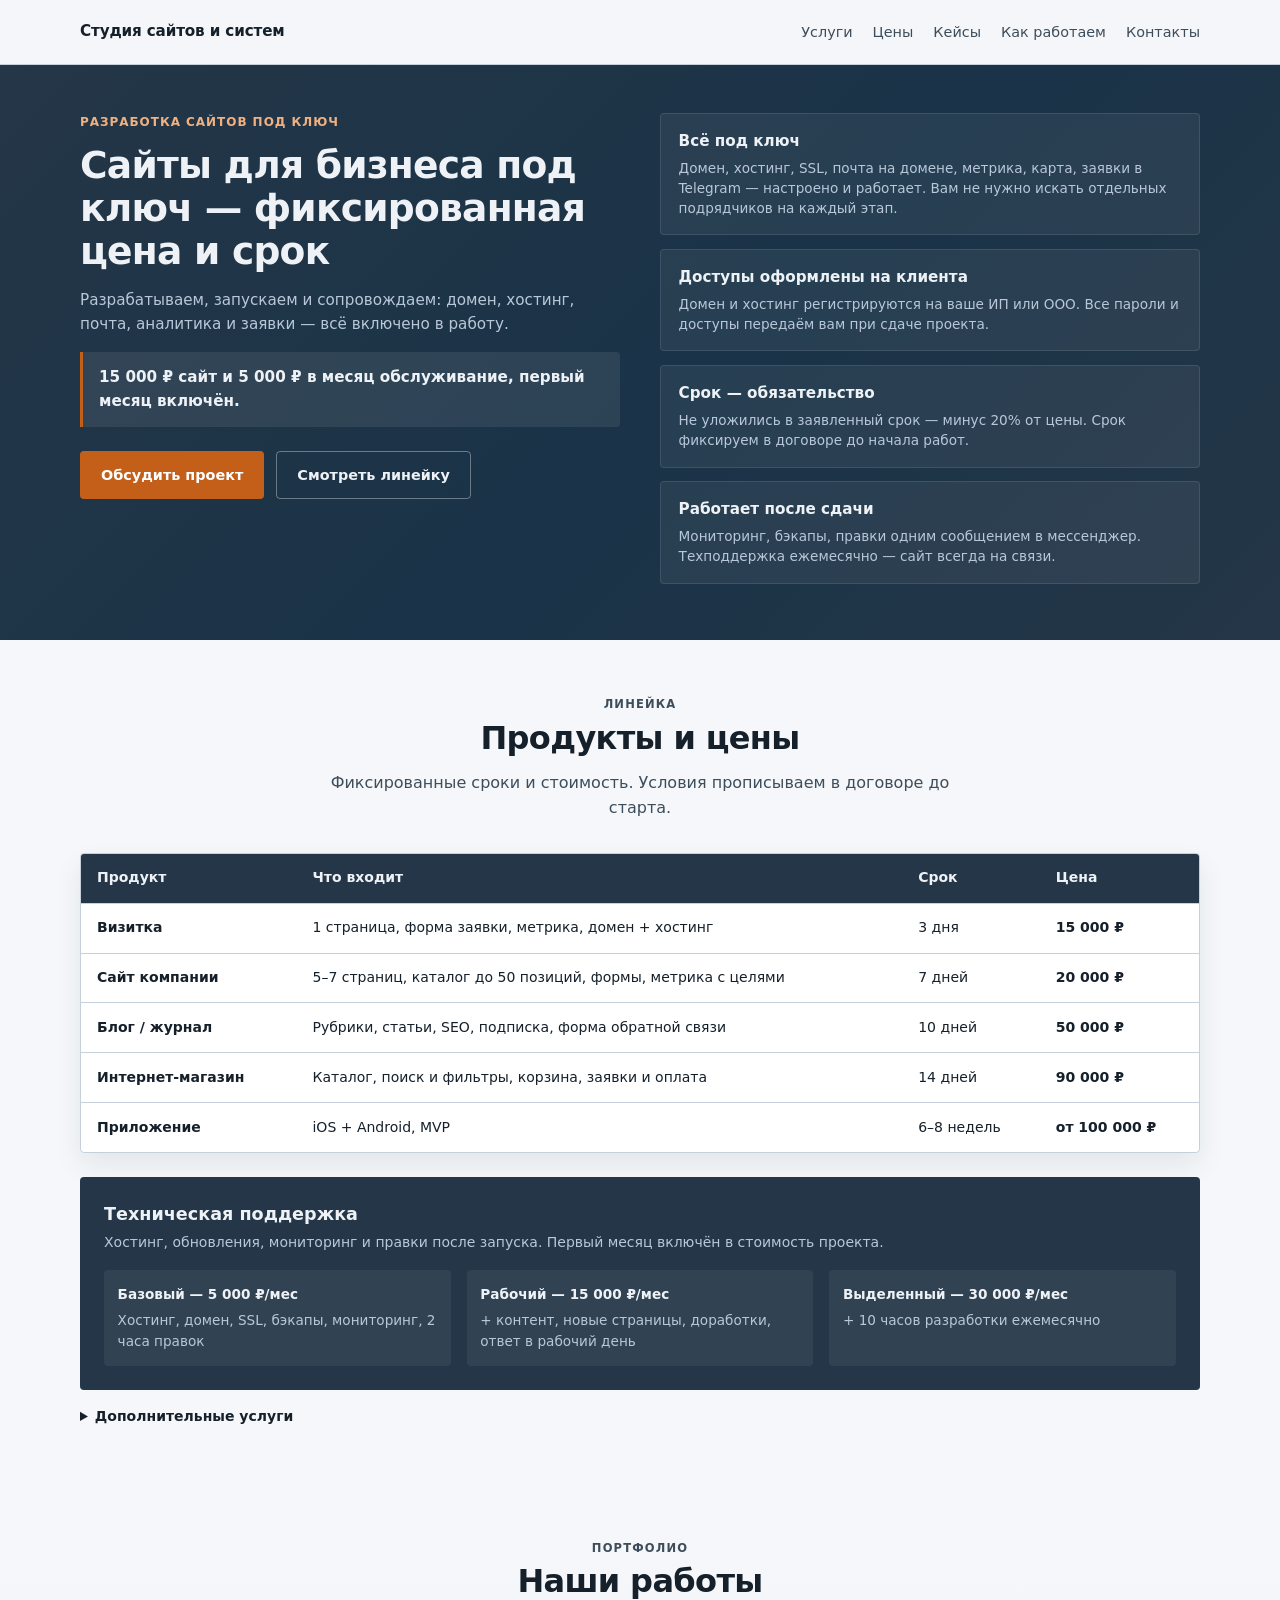
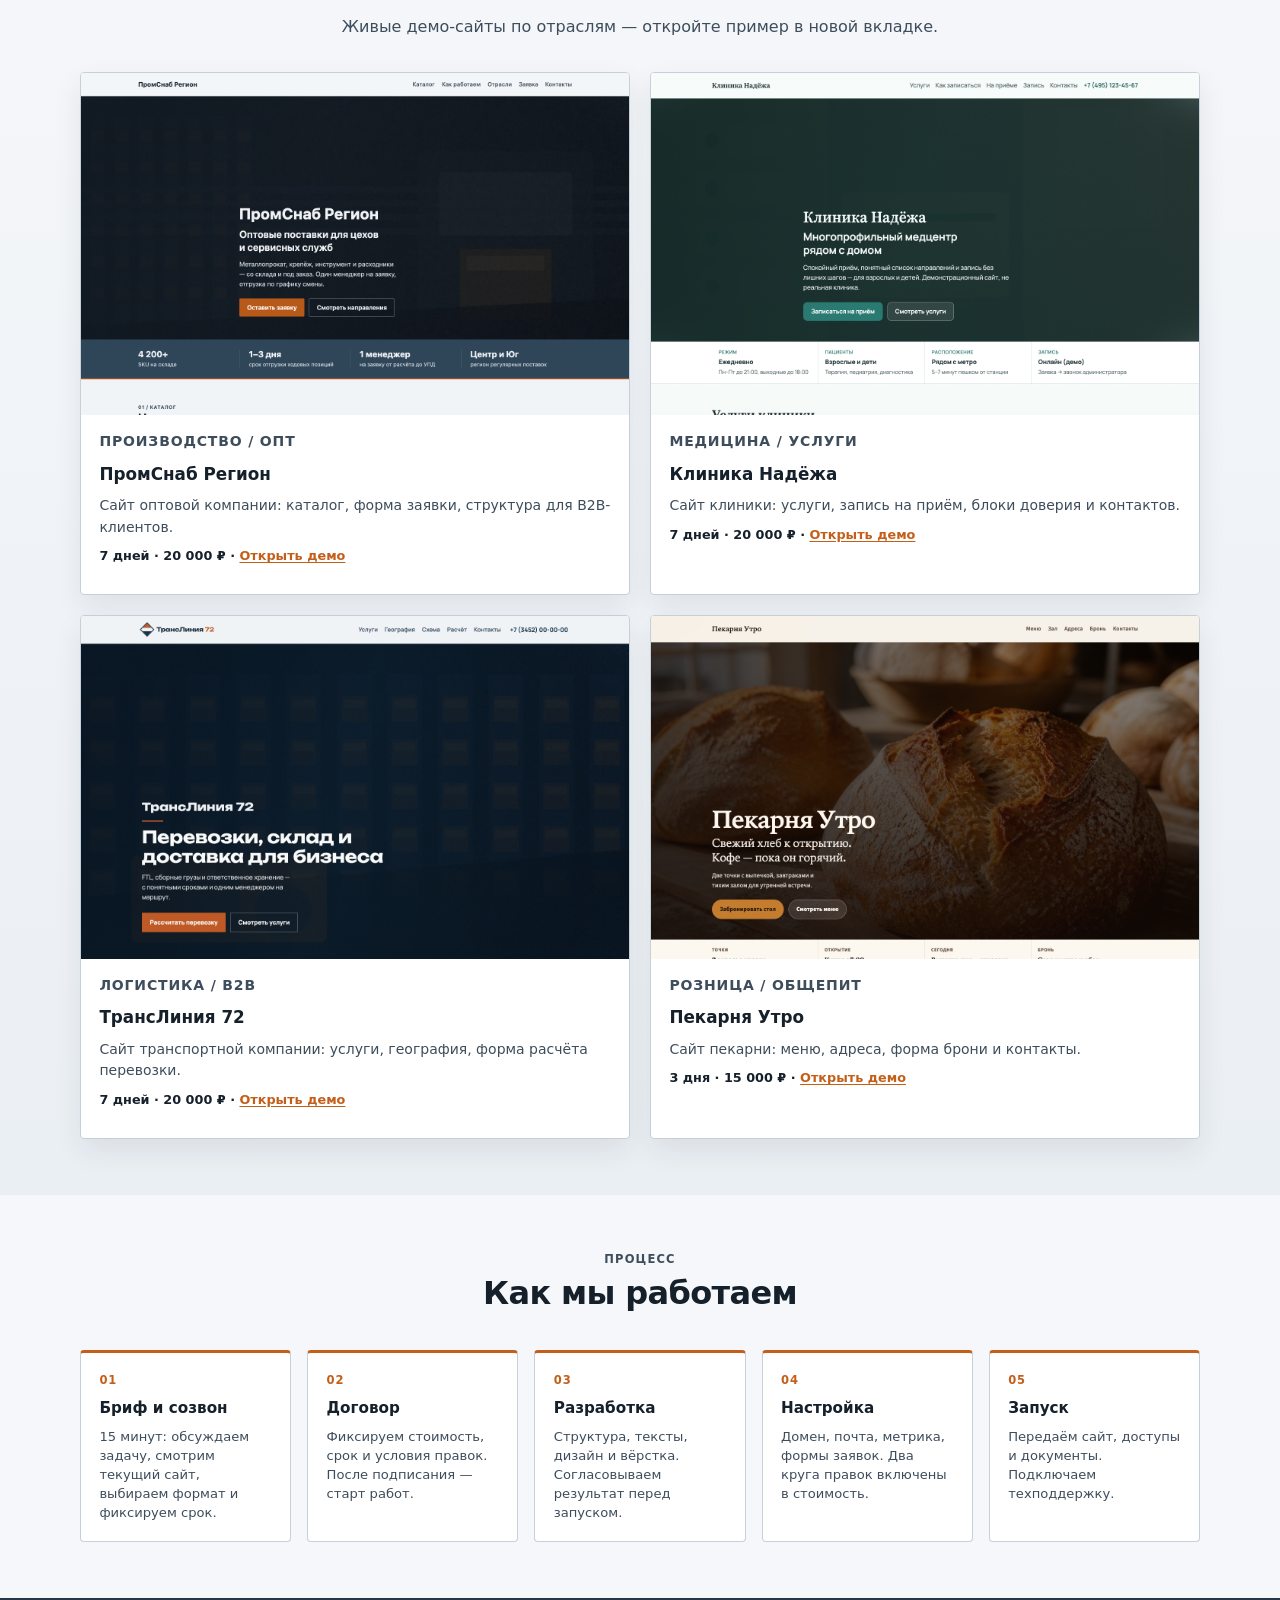
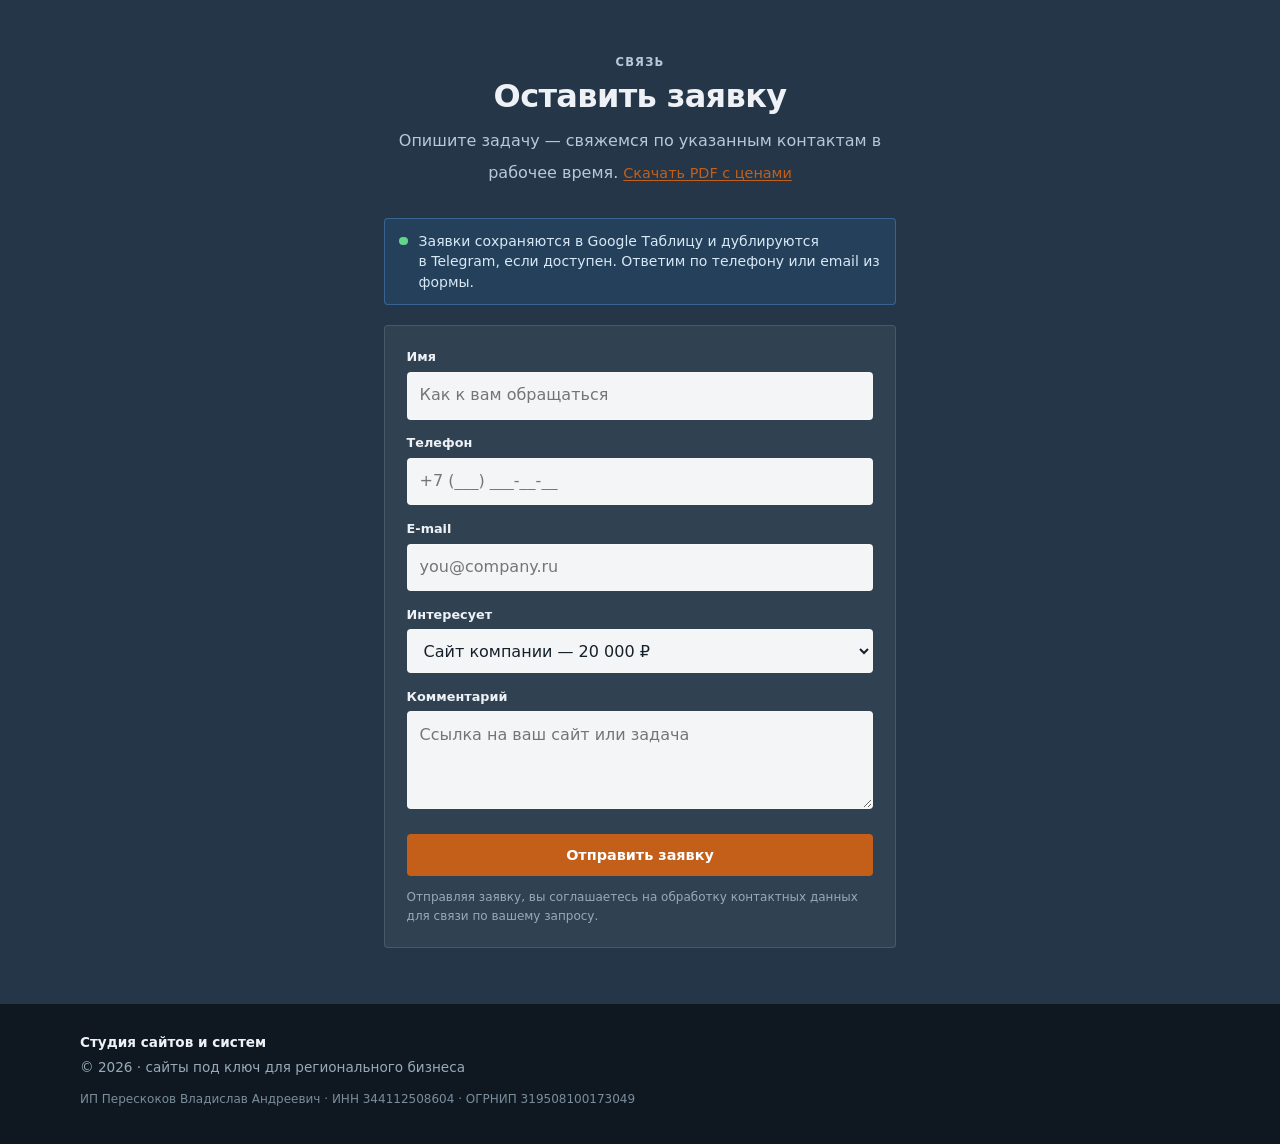
<file: index.html>
<!DOCTYPE html>
<html lang="ru">
<head>
  <meta charset="UTF-8">
  <meta name="viewport" content="width=device-width, initial-scale=1.0">
  <title>Студия сайтов и систем — сайты под ключ для бизнеса</title>
  <meta name="description" content="Разработка сайтов под ключ для бизнеса: фиксированная цена и срок, домен, хостинг, аналитика, формы заявок, техподдержка.">
  <link rel="stylesheet" href="css/studio.css">
</head>
<body>
  <header class="site-header">
    <div class="container header-inner">
      <a class="logo" href="#top">Студия сайтов и&nbsp;систем</a>
      <button class="nav-toggle" type="button" aria-expanded="false" aria-controls="site-nav" aria-label="Меню">
        <span></span><span></span>
      </button>
      <nav class="site-nav" id="site-nav" aria-label="Навигация">
        <a href="#utp">Услуги</a>
        <a href="#pricing">Цены</a>
        <a href="#cases">Кейсы</a>
        <a href="#process">Как работаем</a>
        <a href="#contact">Контакты</a>
      </nav>
      <a class="header-cta" href="#contact">Оставить заявку</a>
    </div>
  </header>

  <main id="top">
    <!-- УТП -->
    <section class="hero" id="utp" aria-labelledby="hero-title">
      <div class="container hero-grid">
        <div class="hero-copy">
          <p class="eyebrow">Разработка сайтов под ключ</p>
          <h1 id="hero-title">Сайты для бизнеса под ключ — фиксированная цена и&nbsp;срок</h1>
          <p class="hero-note">Разрабатываем, запускаем и&nbsp;сопровождаем: домен, хостинг, почта, аналитика и&nbsp;заявки — всё включено в&nbsp;работу.</p>
          <p class="hero-offer"><strong>15&nbsp;000&nbsp;₽ сайт и&nbsp;5&nbsp;000&nbsp;₽ в&nbsp;месяц обслуживание, первый месяц включён.</strong></p>
          <div class="hero-actions">
            <a class="btn btn-primary" href="#contact">Обсудить проект</a>
            <a class="btn btn-ghost" href="#pricing">Смотреть линейку</a>
          </div>
        </div>
        <ul class="utp-list">
          <li>
            <h2>Всё под ключ</h2>
            <p>Домен, хостинг, SSL, почта на домене, метрика, карта, заявки в Telegram — настроено и работает. Вам не нужно искать отдельных подрядчиков на каждый этап.</p>
          </li>
          <li>
            <h2>Доступы оформлены на клиента</h2>
            <p>Домен и хостинг регистрируются на ваше ИП или ООО. Все пароли и доступы передаём вам при сдаче проекта.</p>
          </li>
          <li>
            <h2>Срок — обязательство</h2>
            <p>Не уложились в заявленный срок — минус 20% от цены. Срок фиксируем в договоре до начала работ.</p>
          </li>
          <li>
            <h2>Работает после сдачи</h2>
            <p>Мониторинг, бэкапы, правки одним сообщением в мессенджер. Техподдержка ежемесячно — сайт всегда на связи.</p>
          </li>
        </ul>
      </div>
    </section>

    <!-- Линейка -->
    <section class="section pricing" id="pricing" aria-labelledby="pricing-title">
      <div class="container">
        <header class="section-head">
          <p class="section-label">Линейка</p>
          <h2 id="pricing-title">Продукты и цены</h2>
          <p>Фиксированные сроки и стоимость. Условия прописываем в договоре до старта.</p>
        </header>

        <div class="pricing-table-wrap">
          <table class="pricing-table">
            <thead>
              <tr>
                <th scope="col">Продукт</th>
                <th scope="col">Что входит</th>
                <th scope="col">Срок</th>
                <th scope="col">Цена</th>
              </tr>
            </thead>
            <tbody>
              <tr>
                <td><strong>Визитка</strong></td>
                <td>1 страница, форма заявки, метрика, домен + хостинг</td>
                <td>3 дня</td>
                <td>15&nbsp;000&nbsp;₽</td>
              </tr>
              <tr>
                <td><strong>Сайт компании</strong></td>
                <td>5–7 страниц, каталог до 50 позиций, формы, метрика с целями</td>
                <td>7 дней</td>
                <td>20&nbsp;000&nbsp;₽</td>
              </tr>
              <tr>
                <td><strong>Блог / журнал</strong></td>
                <td>Рубрики, статьи, SEO, подписка, форма обратной связи</td>
                <td>10 дней</td>
                <td>50&nbsp;000&nbsp;₽</td>
              </tr>
              <tr>
                <td><strong>Интернет-магазин</strong></td>
                <td>Каталог, поиск и фильтры, корзина, заявки и оплата</td>
                <td>14 дней</td>
                <td>90&nbsp;000&nbsp;₽</td>
              </tr>
              <tr>
                <td><strong>Приложение</strong></td>
                <td>iOS + Android, MVP</td>
                <td>6–8 недель</td>
                <td>от 100&nbsp;000&nbsp;₽</td>
              </tr>
            </tbody>
          </table>
        </div>

        <div class="pricing-cards">
          <article class="price-card">
            <h3>Визитка</h3>
            <p class="price-card-meta">3 дня · 15&nbsp;000&nbsp;₽</p>
            <p>1 страница, форма, метрика, домен и хостинг настроены.</p>
          </article>
          <article class="price-card price-card--featured">
            <h3>Сайт компании</h3>
            <p class="price-card-meta">7 дней · 20&nbsp;000&nbsp;₽</p>
            <p>5–7 страниц, каталог до 50 позиций, формы, метрика с целями.</p>
          </article>
          <article class="price-card">
            <h3>Интернет-магазин</h3>
            <p class="price-card-meta">14 дней · 90&nbsp;000&nbsp;₽</p>
            <p>Каталог, поиск, корзина, заявки и оплата.</p>
          </article>
        </div>

        <div class="subs-block">
          <header>
            <h3>Техническая поддержка</h3>
            <p>Хостинг, обновления, мониторинг и правки после запуска. Первый месяц включён в стоимость проекта.</p>
          </header>
          <ul class="subs-grid">
            <li>
              <strong>Базовый — 5&nbsp;000&nbsp;₽/мес</strong>
              <span>Хостинг, домен, SSL, бэкапы, мониторинг, 2 часа правок</span>
            </li>
            <li>
              <strong>Рабочий — 15&nbsp;000&nbsp;₽/мес</strong>
              <span>+ контент, новые страницы, доработки, ответ в рабочий день</span>
            </li>
            <li>
              <strong>Выделенный — 30&nbsp;000&nbsp;₽/мес</strong>
              <span>+ 10 часов разработки ежемесячно</span>
            </li>
          </ul>
        </div>

        <details class="addons">
          <summary>Дополнительные услуги</summary>
          <ul>
            <li>Интеграция amoCRM / Битрикс — 15&nbsp;000&nbsp;₽</li>
            <li>Telegram-бот заявок — 10&nbsp;000&nbsp;₽</li>
            <li>Эквайринг — 10&nbsp;000&nbsp;₽</li>
            <li>Цели и дашборд в Метрике — 5&nbsp;000&nbsp;₽</li>
            <li>ИИ-консультант на сайт — 20&nbsp;000&nbsp;₽</li>
          </ul>
        </details>
      </div>
    </section>

    <!-- Кейсы -->
    <section class="section cases" id="cases" aria-labelledby="cases-title">
      <div class="container">
        <header class="section-head">
          <p class="section-label">Портфолио</p>
          <h2 id="cases-title">Наши работы</h2>
          <p>Живые демо-сайты по отраслям — откройте пример в новой вкладке.</p>
        </header>
        <ul class="cases-grid">
          <li>
            <article class="case-card">
              <a class="case-thumb" href="cases/production/" target="_blank" rel="noopener noreferrer">
                <img src="cases/production/screenshots/01-hero.png" alt="ПромСнаб Регион — производство" width="640" height="400" loading="lazy">
              </a>
              <div class="case-body">
                <p class="case-tag">Производство / опт</p>
                <h3><a href="cases/production/" target="_blank" rel="noopener noreferrer">ПромСнаб Регион</a></h3>
                <p>Сайт оптовой компании: каталог, форма заявки, структура для B2B-клиентов.</p>
                <p class="case-meta">7 дней · 20&nbsp;000&nbsp;₽ · <a href="cases/production/" target="_blank" rel="noopener noreferrer">Открыть демо</a></p>
              </div>
            </article>
          </li>
          <li>
            <article class="case-card">
              <a class="case-thumb" href="cases/medicine/" target="_blank" rel="noopener noreferrer">
                <img src="cases/medicine/screenshots/01-hero.png" alt="Клиника Надёжа — медицина" width="640" height="400" loading="lazy">
              </a>
              <div class="case-body">
                <p class="case-tag">Медицина / услуги</p>
                <h3><a href="cases/medicine/" target="_blank" rel="noopener noreferrer">Клиника Надёжа</a></h3>
                <p>Сайт клиники: услуги, запись на приём, блоки доверия и контактов.</p>
                <p class="case-meta">7 дней · 20&nbsp;000&nbsp;₽ · <a href="cases/medicine/" target="_blank" rel="noopener noreferrer">Открыть демо</a></p>
              </div>
            </article>
          </li>
          <li>
            <article class="case-card">
              <a class="case-thumb" href="cases/logistics/" target="_blank" rel="noopener noreferrer">
                <img src="cases/logistics/screenshots/01-hero.png" alt="ТрансЛиния 72 — логистика" width="640" height="400" loading="lazy">
              </a>
              <div class="case-body">
                <p class="case-tag">Логистика / B2B</p>
                <h3><a href="cases/logistics/" target="_blank" rel="noopener noreferrer">ТрансЛиния 72</a></h3>
                <p>Сайт транспортной компании: услуги, география, форма расчёта перевозки.</p>
                <p class="case-meta">7 дней · 20&nbsp;000&nbsp;₽ · <a href="cases/logistics/" target="_blank" rel="noopener noreferrer">Открыть демо</a></p>
              </div>
            </article>
          </li>
          <li>
            <article class="case-card">
              <a class="case-thumb" href="cases/retail/" target="_blank" rel="noopener noreferrer">
                <img src="cases/retail/screenshots/01-hero.png" alt="Пекарня Утро — общепит" width="640" height="400" loading="lazy">
              </a>
              <div class="case-body">
                <p class="case-tag">Розница / общепит</p>
                <h3><a href="cases/retail/" target="_blank" rel="noopener noreferrer">Пекарня Утро</a></h3>
                <p>Сайт пекарни: меню, адреса, форма брони и контакты.</p>
                <p class="case-meta">3 дня · 15&nbsp;000&nbsp;₽ · <a href="cases/retail/" target="_blank" rel="noopener noreferrer">Открыть демо</a></p>
              </div>
            </article>
          </li>
        </ul>
      </div>
    </section>

    <!-- Процесс -->
    <section class="section process" id="process" aria-labelledby="process-title">
      <div class="container">
        <header class="section-head">
          <p class="section-label">Процесс</p>
          <h2 id="process-title">Как мы работаем</h2>
        </header>
        <ol class="process-list">
          <li>
            <span class="step-num">01</span>
            <h3>Бриф и созвон</h3>
            <p>15 минут: обсуждаем задачу, смотрим текущий сайт, выбираем формат и фиксируем срок.</p>
          </li>
          <li>
            <span class="step-num">02</span>
            <h3>Договор</h3>
            <p>Фиксируем стоимость, срок и условия правок. После подписания — старт работ.</p>
          </li>
          <li>
            <span class="step-num">03</span>
            <h3>Разработка</h3>
            <p>Структура, тексты, дизайн и вёрстка. Согласовываем результат перед запуском.</p>
          </li>
          <li>
            <span class="step-num">04</span>
            <h3>Настройка</h3>
            <p>Домен, почта, метрика, формы заявок. Два круга правок включены в стоимость.</p>
          </li>
          <li>
            <span class="step-num">05</span>
            <h3>Запуск</h3>
            <p>Передаём сайт, доступы и документы. Подключаем техподдержку.</p>
          </li>
        </ol>
      </div>
    </section>

    <!-- Контакты -->
    <section class="section contact" id="contact" aria-labelledby="contact-title">
      <div class="container contact-single">
        <header class="section-head">
          <p class="section-label">Связь</p>
          <h2 id="contact-title">Оставить заявку</h2>
          <p>Опишите задачу — свяжемся по указанным контактам в рабочее время.
            <a class="contact-kp-link" href="studio-kp.pdf" id="kp-download">Скачать PDF с ценами</a>
          </p>
        </header>
        <p class="form-leads-beacon" role="note">
          <span class="form-leads-beacon__dot" aria-hidden="true"></span>
          Заявки сохраняются в&nbsp;Google&nbsp;Таблицу и&nbsp;дублируются в&nbsp;Telegram, если доступен. Ответим по телефону или email из формы.
        </p>
        <form class="contact-form" id="contact-form" novalidate>
          <div class="field">
            <label for="c-name">Имя</label>
            <input type="text" id="c-name" name="name" autocomplete="name" required placeholder="Как к вам обращаться">
          </div>
          <div class="field">
            <label for="c-phone">Телефон</label>
            <input type="tel" id="c-phone" name="phone" autocomplete="tel" required placeholder="+7 (___) ___-__-__">
          </div>
          <div class="field">
            <label for="c-email">E-mail</label>
            <input type="email" id="c-email" name="email" autocomplete="email" required placeholder="you@company.ru">
          </div>
          <div class="field">
            <label for="c-product">Интересует</label>
            <select id="c-product" name="product">
              <option value="vizitka">Визитка — 15 000 ₽</option>
              <option value="site" selected>Сайт компании — 20 000 ₽</option>
              <option value="blog">Блог / журнал — 50 000 ₽</option>
              <option value="shop">Интернет-магазин — 90 000 ₽</option>
              <option value="app">Приложение — от 100 000 ₽</option>
            </select>
          </div>
          <div class="field">
            <label for="c-msg">Комментарий</label>
            <textarea id="c-msg" name="message" rows="3" placeholder="Ссылка на ваш сайт или задача"></textarea>
          </div>
          <button class="btn btn-primary" type="submit">Отправить заявку</button>
          <p class="form-note">Отправляя заявку, вы соглашаетесь на обработку контактных данных для связи по вашему запросу.</p>
          <p class="form-success" id="form-success" hidden role="status">Заявка отправлена — сохранили в таблице. Свяжемся с вами в рабочее время.</p>
        </form>
      </div>
    </section>
  </main>

  <footer class="site-footer">
    <div class="container footer-inner">
      <p><strong>Студия сайтов и систем</strong></p>
      <p>© 2026 · сайты под ключ для регионального бизнеса</p>
      <p class="footer-legal">ИП Перескоков Владислав Андреевич · ИНН 344112508604 · ОГРНИП 319508100173049</p>
    </div>
  </footer>

  <script src="js/site-config.js"></script>
  <script src="js/studio.js"></script>
</body>
</html>
</file>
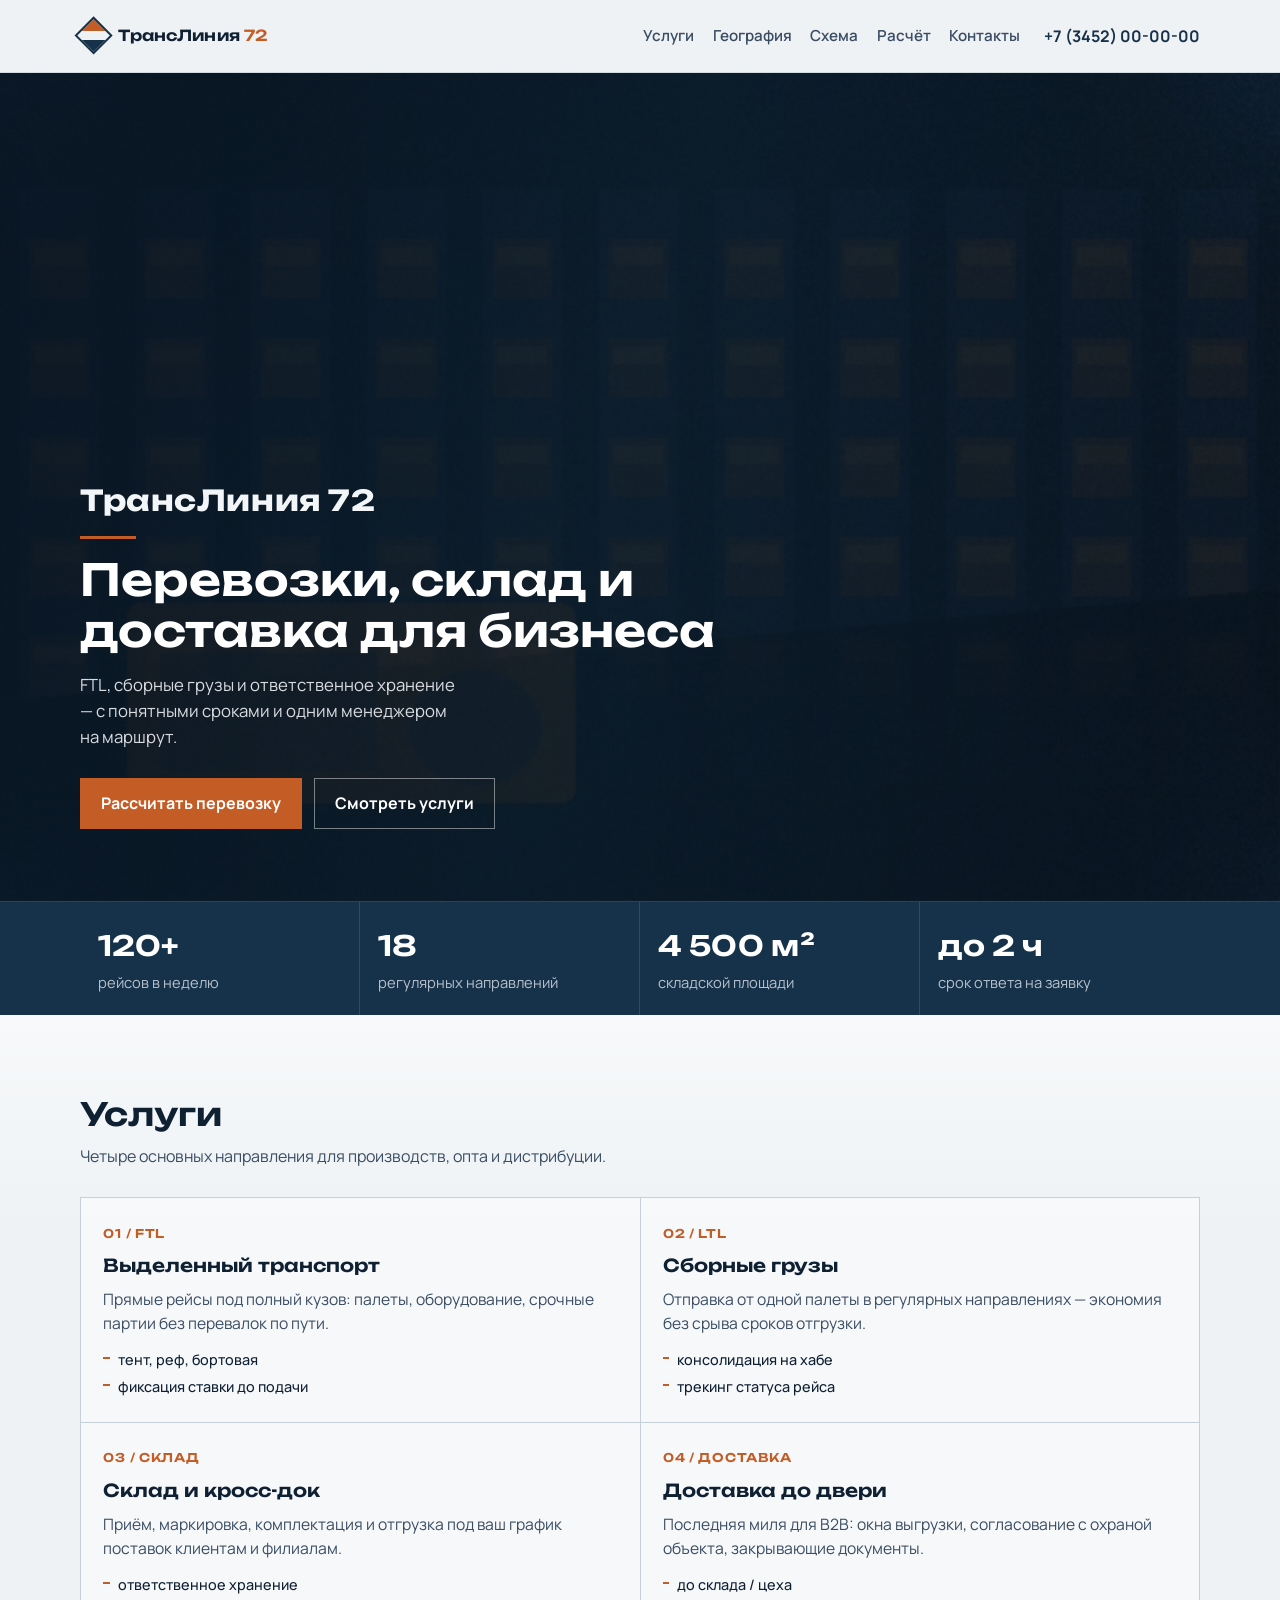
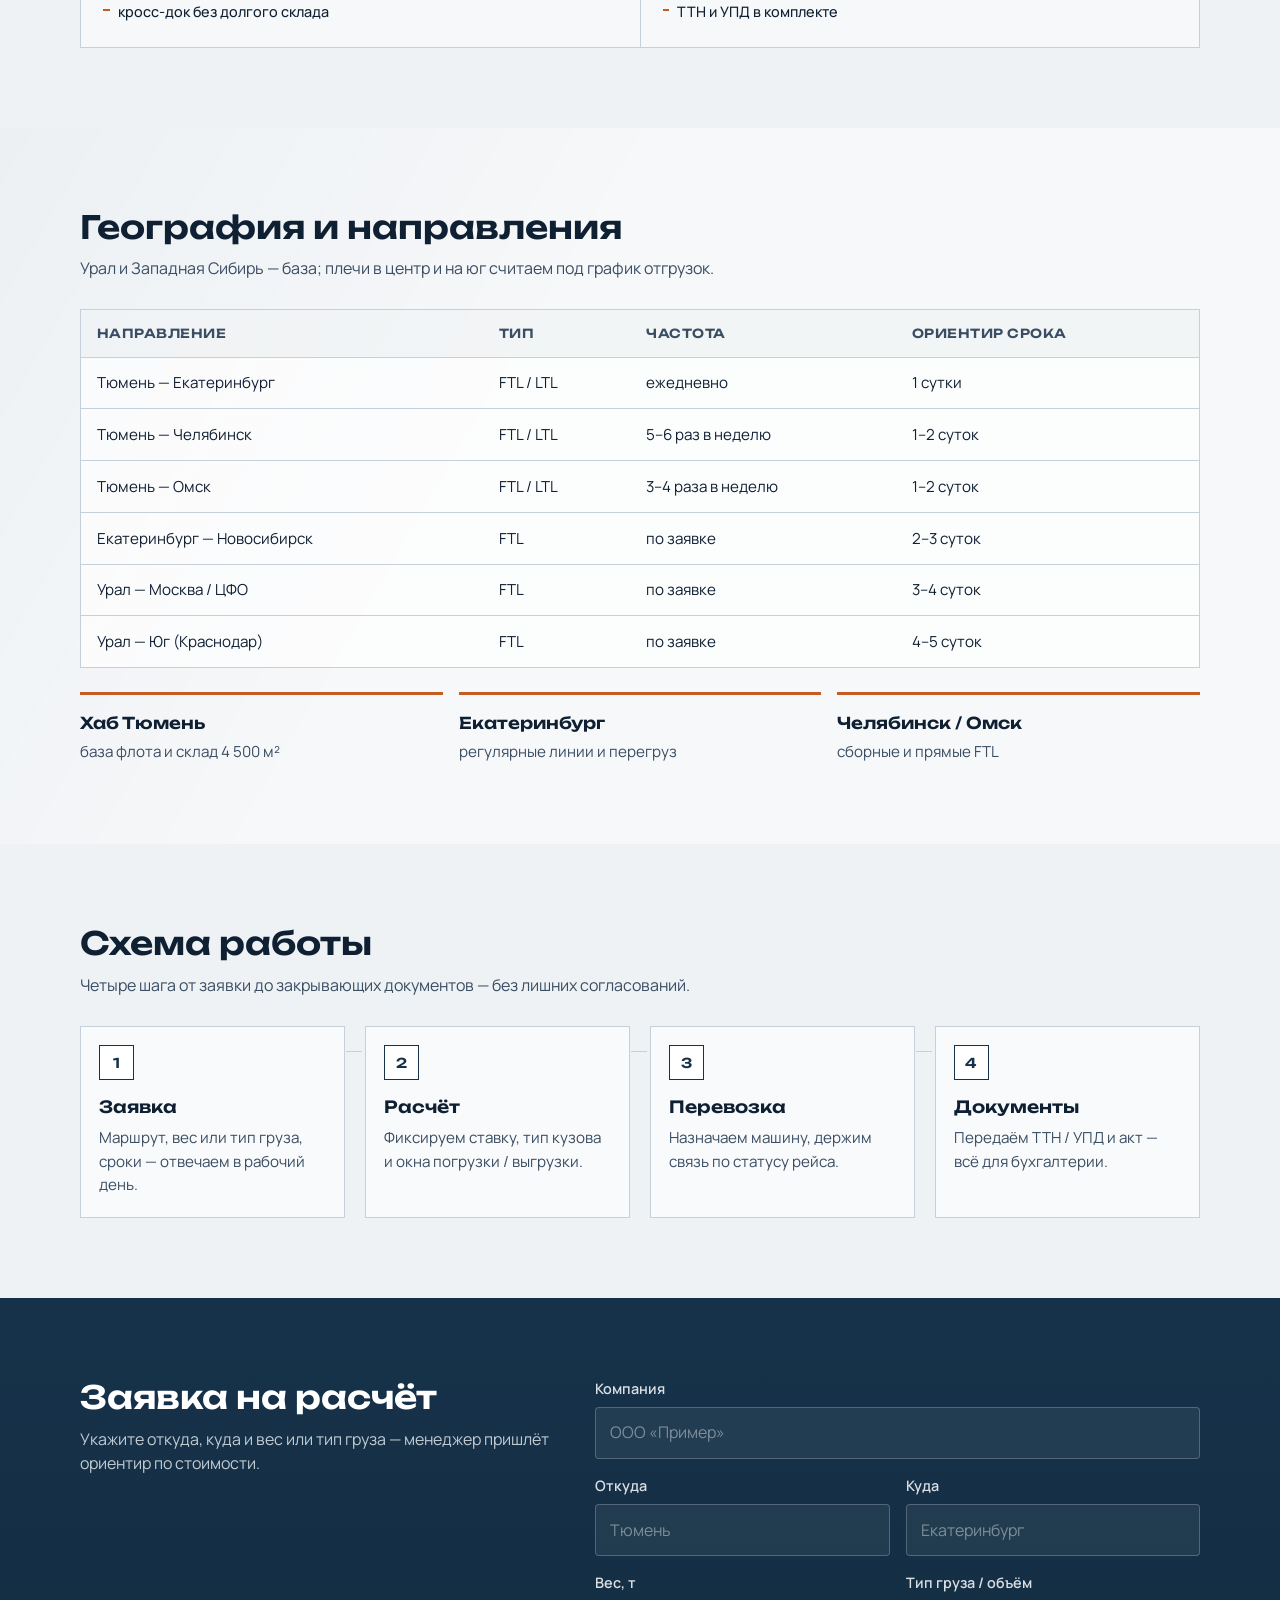
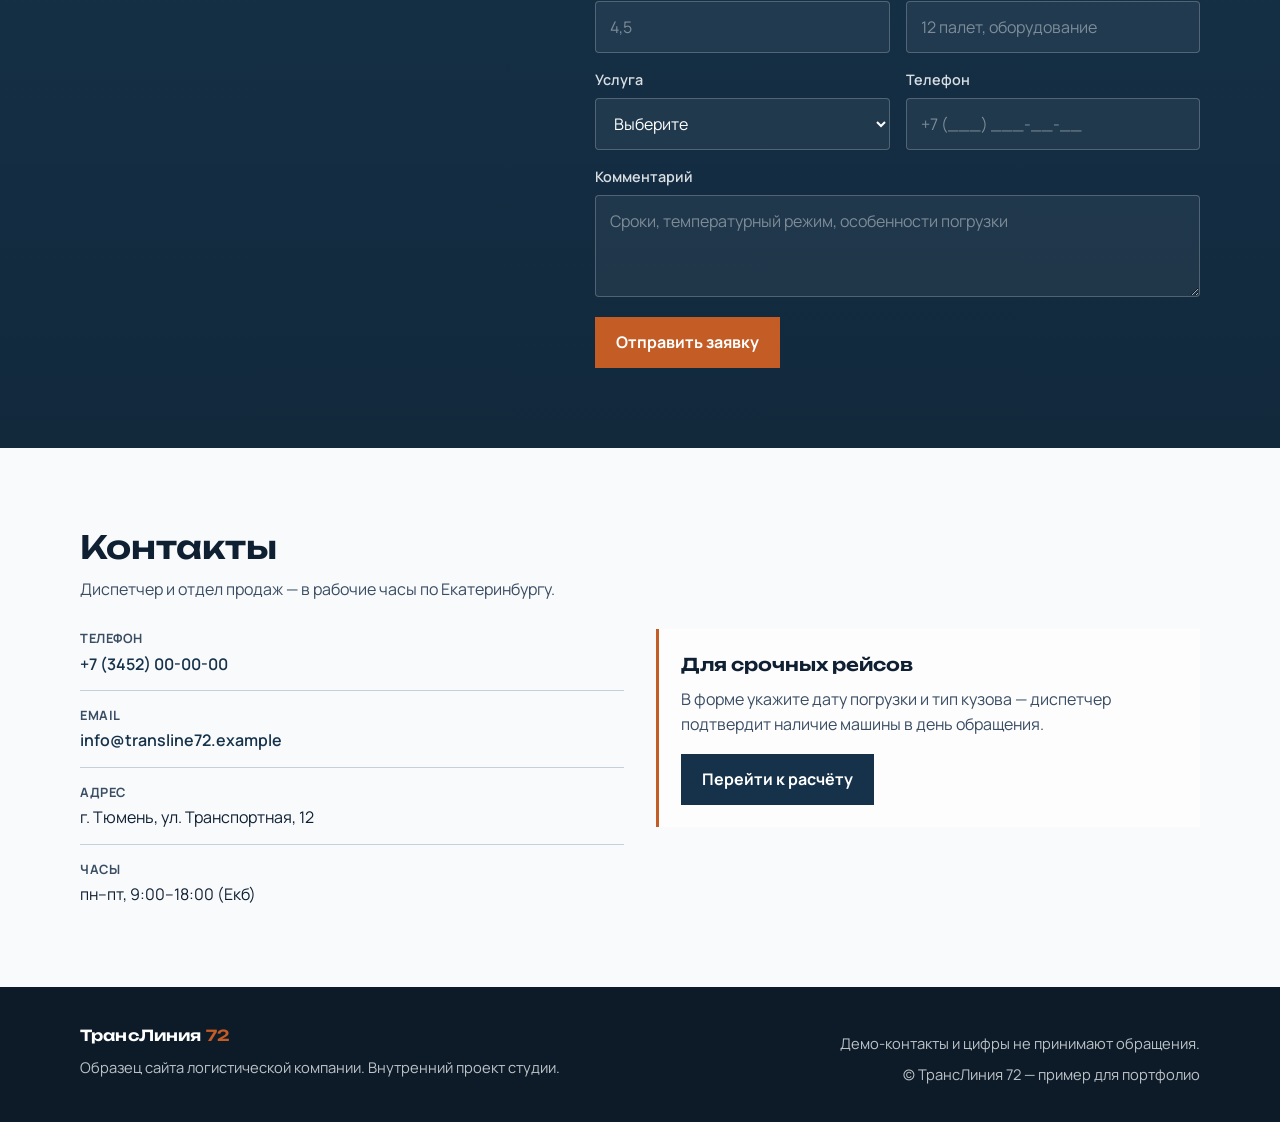
<file: cases/logistics/index.html>
<!DOCTYPE html>
<html lang="ru">
<head>
  <meta charset="UTF-8">
  <meta name="viewport" content="width=device-width, initial-scale=1.0">
  <title>ТрансЛиния 72 — перевозки и склад для бизнеса</title>
  <meta name="description" content="FTL, LTL, склад и доставка для B2B. Расчёт перевозки по маршруту без обязательств.">
  <link rel="preconnect" href="https://fonts.googleapis.com">
  <link rel="preconnect" href="https://fonts.gstatic.com" crossorigin>
  <link href="https://fonts.googleapis.com/css2?family=Manrope:wght@400;500;600;700&family=Unbounded:wght@500;600;700&display=swap" rel="stylesheet">
  <link rel="stylesheet" href="css/styles.css">
</head>
<body>
  <header class="site-header" id="top">
    <div class="container header-inner">
      <a class="logo" href="#top" aria-label="ТрансЛиния 72 — на главную">
        <span class="logo-mark" aria-hidden="true"></span>
        <span class="logo-text">ТрансЛиния <em>72</em></span>
      </a>
      <button class="nav-toggle" type="button" aria-expanded="false" aria-controls="site-nav" data-nav-toggle>
        <span class="nav-toggle-bar"></span>
        <span class="nav-toggle-bar"></span>
        <span class="sr-only">Меню</span>
      </button>
      <nav class="site-nav" id="site-nav" data-nav>
        <a href="#services">Услуги</a>
        <a href="#geo">География</a>
        <a href="#process">Схема</a>
        <a href="#request">Расчёт</a>
        <a href="#contacts">Контакты</a>
      </nav>
      <a class="header-phone" href="tel:+73452000000">+7 (3452) 00-00-00</a>
    </div>
  </header>

  <main>
    <section class="hero" aria-labelledby="hero-title">
      <div class="hero-media" aria-hidden="true">
        <img
          src="images/hero-warehouse.jpg"
          alt=""
          width="2000"
          height="1333"
          fetchpriority="high"
        >
        <div class="hero-overlay"></div>
      </div>
      <div class="hero-content">
        <p class="brand-signal">ТрансЛиния 72</p>
        <h1 id="hero-title">Перевозки, склад и доставка для бизнеса</h1>
        <p class="hero-lead">FTL, сборные грузы и ответственное хранение — с понятными сроками и одним менеджером на маршрут.</p>
        <div class="hero-actions">
          <a class="btn btn-primary" href="#request">Рассчитать перевозку</a>
          <a class="btn btn-ghost" href="#services">Смотреть услуги</a>
        </div>
      </div>
    </section>

    <section class="metrics" aria-label="Показатели в цифрах">
      <div class="container metrics-strip">
        <div class="metric">
          <strong>120+</strong>
          <span>рейсов в неделю</span>
        </div>
        <div class="metric">
          <strong>18</strong>
          <span>регулярных направлений</span>
        </div>
        <div class="metric">
          <strong>4 500 м²</strong>
          <span>складской площади</span>
        </div>
        <div class="metric">
          <strong>до 2 ч</strong>
          <span>срок ответа на заявку</span>
        </div>
      </div>
    </section>

    <section class="section services" id="services" aria-labelledby="services-title">
      <div class="container">
        <header class="section-head section-head-row">
          <div>
            <h2 id="services-title">Услуги</h2>
            <p>Четыре основных направления для производств, опта и дистрибуции.</p>
          </div>
        </header>
        <ul class="service-list">
          <li class="service-item reveal">
            <span class="service-code">01 / FTL</span>
            <h3>Выделенный транспорт</h3>
            <p>Прямые рейсы под полный кузов: палеты, оборудование, срочные партии без перевалок по пути.</p>
            <ul class="service-points">
              <li>тент, реф, бортовая</li>
              <li>фиксация ставки до подачи</li>
            </ul>
          </li>
          <li class="service-item reveal">
            <span class="service-code">02 / LTL</span>
            <h3>Сборные грузы</h3>
            <p>Отправка от одной палеты в регулярных направлениях — экономия без срыва сроков отгрузки.</p>
            <ul class="service-points">
              <li>консолидация на хабе</li>
              <li>трекинг статуса рейса</li>
            </ul>
          </li>
          <li class="service-item reveal">
            <span class="service-code">03 / Склад</span>
            <h3>Склад и кросс-док</h3>
            <p>Приём, маркировка, комплектация и отгрузка под ваш график поставок клиентам и филиалам.</p>
            <ul class="service-points">
              <li>ответственное хранение</li>
              <li>кросс-док без долгого склада</li>
            </ul>
          </li>
          <li class="service-item reveal">
            <span class="service-code">04 / Доставка</span>
            <h3>Доставка до двери</h3>
            <p>Последняя миля для B2B: окна выгрузки, согласование с охраной объекта, закрывающие документы.</p>
            <ul class="service-points">
              <li>до склада / цеха</li>
              <li>ТТН и УПД в комплекте</li>
            </ul>
          </li>
        </ul>
      </div>
    </section>

    <section class="section geo" id="geo" aria-labelledby="geo-title">
      <div class="container">
        <header class="section-head">
          <h2 id="geo-title">География и направления</h2>
          <p>Урал и Западная Сибирь — база; плечи в центр и на юг считаем под график отгрузок.</p>
        </header>
        <div class="geo-table-wrap reveal">
          <table class="geo-table">
            <thead>
              <tr>
                <th scope="col">Направление</th>
                <th scope="col">Тип</th>
                <th scope="col">Частота</th>
                <th scope="col">Ориентир срока</th>
              </tr>
            </thead>
            <tbody>
              <tr>
                <td>Тюмень — Екатеринбург</td>
                <td>FTL / LTL</td>
                <td>ежедневно</td>
                <td>1 сутки</td>
              </tr>
              <tr>
                <td>Тюмень — Челябинск</td>
                <td>FTL / LTL</td>
                <td>5–6 раз в неделю</td>
                <td>1–2 суток</td>
              </tr>
              <tr>
                <td>Тюмень — Омск</td>
                <td>FTL / LTL</td>
                <td>3–4 раза в неделю</td>
                <td>1–2 суток</td>
              </tr>
              <tr>
                <td>Екатеринбург — Новосибирск</td>
                <td>FTL</td>
                <td>по заявке</td>
                <td>2–3 суток</td>
              </tr>
              <tr>
                <td>Урал — Москва / ЦФО</td>
                <td>FTL</td>
                <td>по заявке</td>
                <td>3–4 суток</td>
              </tr>
              <tr>
                <td>Урал — Юг (Краснодар)</td>
                <td>FTL</td>
                <td>по заявке</td>
                <td>4–5 суток</td>
              </tr>
            </tbody>
          </table>
        </div>
        <ul class="geo-hubs">
          <li class="reveal"><strong>Хаб Тюмень</strong><span>база флота и склад 4 500 м²</span></li>
          <li class="reveal"><strong>Екатеринбург</strong><span>регулярные линии и перегруз</span></li>
          <li class="reveal"><strong>Челябинск / Омск</strong><span>сборные и прямые FTL</span></li>
        </ul>
      </div>
    </section>

    <section class="section process" id="process" aria-labelledby="process-title">
      <div class="container">
        <header class="section-head">
          <h2 id="process-title">Схема работы</h2>
          <p>Четыре шага от заявки до закрывающих документов — без лишних согласований.</p>
        </header>
        <ol class="process-steps">
          <li class="reveal">
            <span class="step-num">1</span>
            <h3>Заявка</h3>
            <p>Маршрут, вес или тип груза, сроки — отвечаем в рабочий день.</p>
          </li>
          <li class="reveal">
            <span class="step-num">2</span>
            <h3>Расчёт</h3>
            <p>Фиксируем ставку, тип кузова и окна погрузки / выгрузки.</p>
          </li>
          <li class="reveal">
            <span class="step-num">3</span>
            <h3>Перевозка</h3>
            <p>Назначаем машину, держим связь по статусу рейса.</p>
          </li>
          <li class="reveal">
            <span class="step-num">4</span>
            <h3>Документы</h3>
            <p>Передаём ТТН / УПД и акт — всё для бухгалтерии.</p>
          </li>
        </ol>
      </div>
    </section>

    <section class="section request" id="request" aria-labelledby="request-title">
      <div class="container request-layout">
        <header class="section-head">
          <h2 id="request-title">Заявка на расчёт</h2>
          <p>Укажите откуда, куда и вес или тип груза — менеджер пришлёт ориентир по стоимости.</p>
        </header>
        <form class="request-form reveal" id="request-form" novalidate>
          <div class="form-row">
            <label for="company">Компания</label>
            <input id="company" name="company" type="text" autocomplete="organization" required placeholder="ООО «Пример»">
          </div>
          <div class="form-grid">
            <div class="form-row">
              <label for="from">Откуда</label>
              <input id="from" name="from" type="text" required placeholder="Тюмень">
            </div>
            <div class="form-row">
              <label for="to">Куда</label>
              <input id="to" name="to" type="text" required placeholder="Екатеринбург">
            </div>
          </div>
          <div class="form-grid">
            <div class="form-row">
              <label for="weight">Вес, т</label>
              <input id="weight" name="weight" type="text" inputmode="decimal" required placeholder="4,5">
            </div>
            <div class="form-row">
              <label for="cargo">Тип груза / объём</label>
              <input id="cargo" name="cargo" type="text" required placeholder="12 палет, оборудование">
            </div>
          </div>
          <div class="form-grid">
            <div class="form-row">
              <label for="service">Услуга</label>
              <select id="service" name="service" required>
                <option value="">Выберите</option>
                <option value="ftl">FTL — полный кузов</option>
                <option value="ltl">LTL — сборный груз</option>
                <option value="warehouse">Склад / кросс-док</option>
                <option value="lastmile">Доставка до двери</option>
              </select>
            </div>
            <div class="form-row">
              <label for="phone">Телефон</label>
              <input id="phone" name="phone" type="tel" autocomplete="tel" required placeholder="+7 (___) ___-__-__">
            </div>
          </div>
          <div class="form-row">
            <label for="comment">Комментарий</label>
            <textarea id="comment" name="comment" rows="3" placeholder="Сроки, температурный режим, особенности погрузки"></textarea>
          </div>
          <button class="btn btn-primary" type="submit">Отправить заявку</button>
          <p class="form-status" id="form-status" role="status" aria-live="polite" hidden></p>
        </form>
      </div>
    </section>

    <section class="section contacts" id="contacts" aria-labelledby="contacts-title">
      <div class="container contacts-layout">
        <header class="section-head">
          <h2 id="contacts-title">Контакты</h2>
          <p>Диспетчер и отдел продаж — в рабочие часы по Екатеринбургу.</p>
        </header>
        <div class="contacts-grid">
          <address class="contacts-block reveal">
            <p><span>Телефон</span> <a href="tel:+73452000000">+7 (3452) 00-00-00</a></p>
            <p><span>Email</span> <a href="mailto:info@transline72.example">info@transline72.example</a></p>
            <p><span>Адрес</span> г. Тюмень, ул. Транспортная, 12</p>
            <p><span>Часы</span> пн–пт, 9:00–18:00 (Екб)</p>
          </address>
          <div class="contacts-aside reveal">
            <h3>Для срочных рейсов</h3>
            <p>В форме укажите дату погрузки и тип кузова — диспетчер подтвердит наличие машины в день обращения.</p>
            <a class="btn btn-secondary" href="#request">Перейти к расчёту</a>
          </div>
        </div>
      </div>
    </section>
  </main>

  <footer class="site-footer">
    <div class="container footer-inner">
      <div class="footer-brand">
        <span class="logo-text">ТрансЛиния <em>72</em></span>
        <p>Образец сайта логистической компании. Внутренний проект студии.</p>
      </div>
      <div class="footer-meta">
        <p>Демо-контакты и цифры не принимают обращения.</p>
        <p>© ТрансЛиния 72 — пример для портфолио</p>
      </div>
    </div>
  </footer>

  <script src="js/main.js"></script>
</body>
</html>
</file>
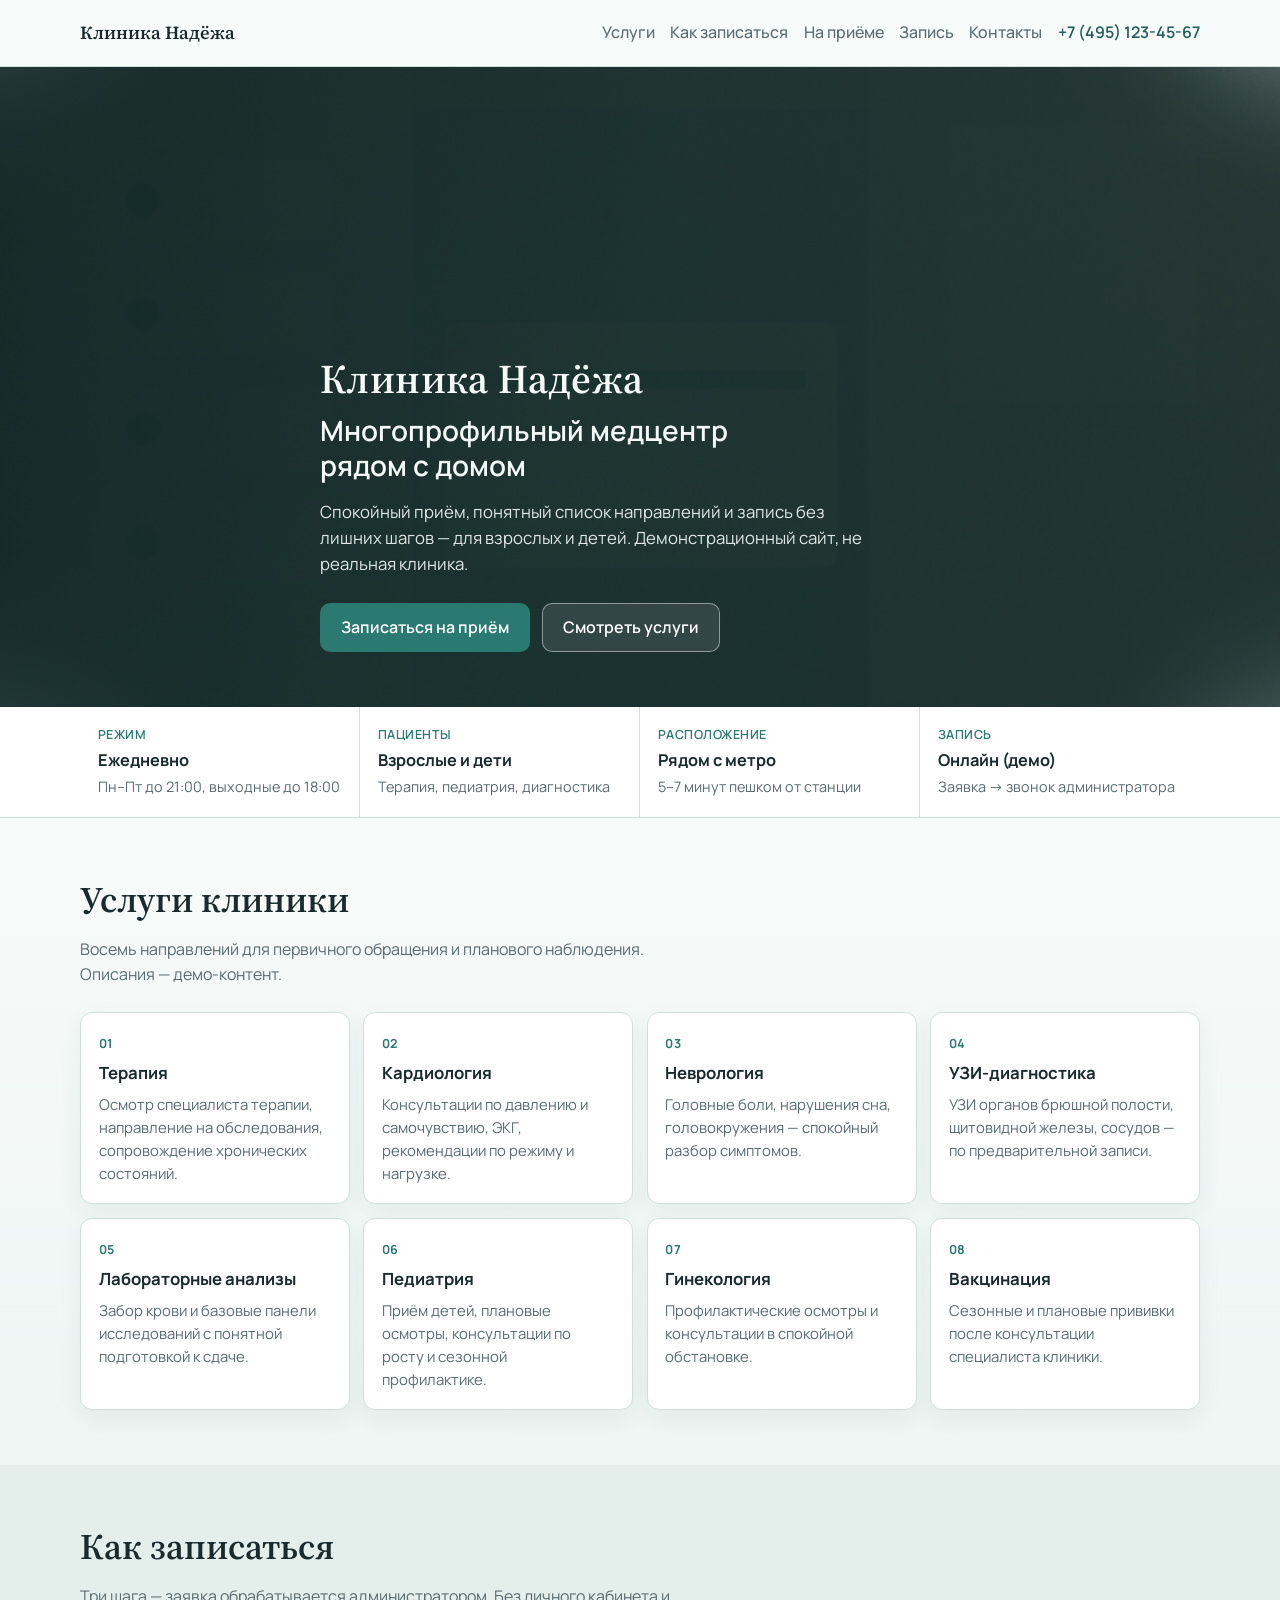
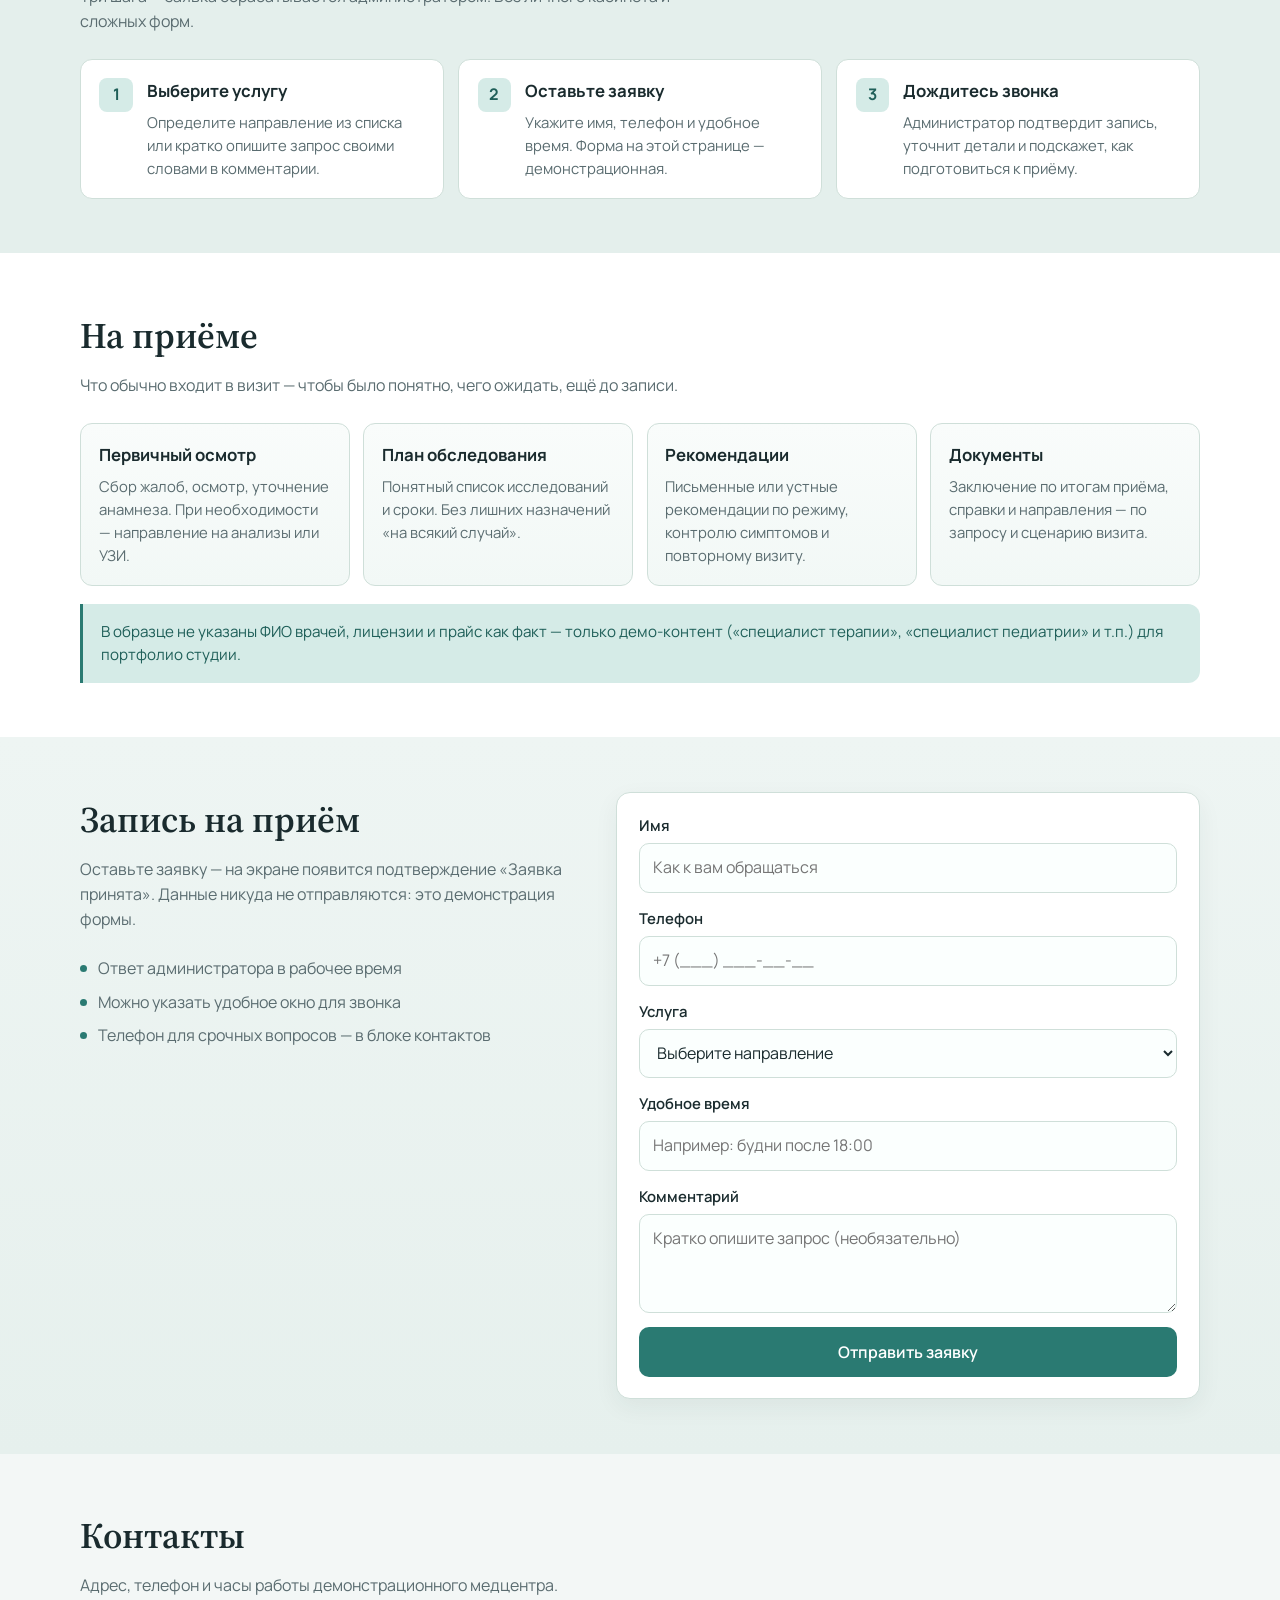
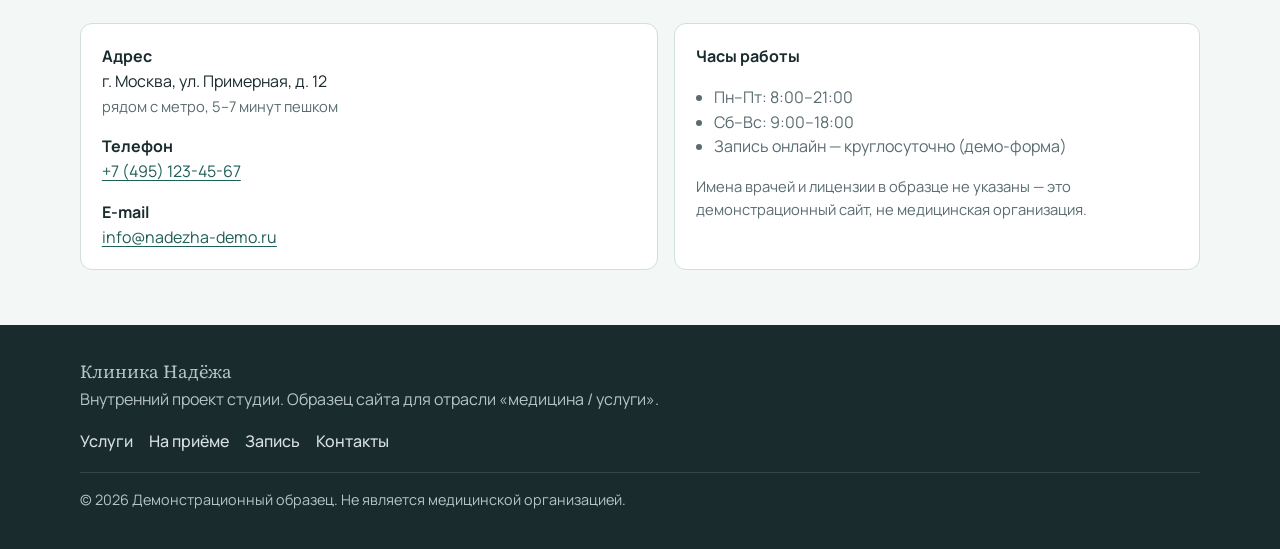
<file: cases/medicine/index.html>
<!DOCTYPE html>
<html lang="ru">
<head>
  <meta charset="UTF-8">
  <meta name="viewport" content="width=device-width, initial-scale=1.0">
  <title>Клиника Надёжа — многопрофильный медцентр</title>
  <meta name="description" content="Клиника Надёжа — демо-сайт медцентра: услуги, запись на приём, что входит в визит, контакты.">
  <link rel="preconnect" href="https://fonts.googleapis.com">
  <link rel="preconnect" href="https://fonts.gstatic.com" crossorigin>
  <link href="https://fonts.googleapis.com/css2?family=Manrope:wght@400;500;600;700&family=Source+Serif+4:opsz,wght@8..60,500;8..60,600&display=swap" rel="stylesheet">
  <link rel="stylesheet" href="css/styles.css">
</head>
<body>
  <header class="site-header">
    <div class="container header-inner">
      <a class="logo" href="#hero">Клиника Надёжа</a>
      <button class="nav-toggle" type="button" aria-expanded="false" aria-controls="site-nav" aria-label="Открыть меню">
        <span></span>
        <span></span>
        <span></span>
      </button>
      <nav id="site-nav" class="site-nav" aria-label="Основная навигация">
        <a href="#services">Услуги</a>
        <a href="#how">Как записаться</a>
        <a href="#visit">На приёме</a>
        <a href="#appointment">Запись</a>
        <a href="#contacts">Контакты</a>
      </nav>
      <a class="header-phone" href="tel:+74951234567">+7 (495) 123-45-67</a>
    </div>
  </header>

  <main>
    <section id="hero" class="hero" aria-labelledby="hero-title">
      <div
        class="hero-media"
        role="img"
        aria-label="Интерьер демонстрационного медцентра"
        style="background-image: url('images/hero-clinic.jpg');"
      ></div>
      <div class="hero-overlay" aria-hidden="true"></div>
      <div class="container hero-inner">
        <p class="hero-brand">Клиника Надёжа</p>
        <h1 id="hero-title">Многопрофильный медцентр рядом с домом</h1>
        <p class="hero-lead">
          Спокойный приём, понятный список направлений и запись без лишних шагов —
          для взрослых и детей. Демонстрационный сайт, не реальная клиника.
        </p>
        <div class="hero-actions">
          <a class="btn btn-primary" href="#appointment">Записаться на приём</a>
          <a class="btn btn-secondary" href="#services">Смотреть услуги</a>
        </div>
      </div>
    </section>

    <section class="facts" aria-label="Краткие факты о клинике">
      <div class="container">
        <ul class="facts-strip">
          <li>
            <span class="facts-label">Режим</span>
            <strong>Ежедневно</strong>
            <span>Пн–Пт до 21:00, выходные до 18:00</span>
          </li>
          <li>
            <span class="facts-label">Пациенты</span>
            <strong>Взрослые и дети</strong>
            <span>Терапия, педиатрия, диагностика</span>
          </li>
          <li>
            <span class="facts-label">Расположение</span>
            <strong>Рядом с метро</strong>
            <span>5–7 минут пешком от станции</span>
          </li>
          <li>
            <span class="facts-label">Запись</span>
            <strong>Онлайн (демо)</strong>
            <span>Заявка → звонок администратора</span>
          </li>
        </ul>
      </div>
    </section>

    <section id="services" class="section services">
      <div class="container">
        <div class="section-head">
          <h2>Услуги клиники</h2>
          <p>Восемь направлений для первичного обращения и планового наблюдения. Описания — демо-контент.</p>
        </div>
        <ul class="services-grid">
          <li>
            <span class="service-tag">01</span>
            <h3>Терапия</h3>
            <p>Осмотр специалиста терапии, направление на обследования, сопровождение хронических состояний.</p>
          </li>
          <li>
            <span class="service-tag">02</span>
            <h3>Кардиология</h3>
            <p>Консультации по давлению и самочувствию, ЭКГ, рекомендации по режиму и нагрузке.</p>
          </li>
          <li>
            <span class="service-tag">03</span>
            <h3>Неврология</h3>
            <p>Головные боли, нарушения сна, головокружения — спокойный разбор симптомов.</p>
          </li>
          <li>
            <span class="service-tag">04</span>
            <h3>УЗИ-диагностика</h3>
            <p>УЗИ органов брюшной полости, щитовидной железы, сосудов — по предварительной записи.</p>
          </li>
          <li>
            <span class="service-tag">05</span>
            <h3>Лабораторные анализы</h3>
            <p>Забор крови и базовые панели исследований с понятной подготовкой к сдаче.</p>
          </li>
          <li>
            <span class="service-tag">06</span>
            <h3>Педиатрия</h3>
            <p>Приём детей, плановые осмотры, консультации по росту и сезонной профилактике.</p>
          </li>
          <li>
            <span class="service-tag">07</span>
            <h3>Гинекология</h3>
            <p>Профилактические осмотры и консультации в спокойной обстановке.</p>
          </li>
          <li>
            <span class="service-tag">08</span>
            <h3>Вакцинация</h3>
            <p>Сезонные и плановые прививки после консультации специалиста клиники.</p>
          </li>
        </ul>
      </div>
    </section>

    <section id="how" class="section how">
      <div class="container">
        <div class="section-head">
          <h2>Как записаться</h2>
          <p>Три шага — заявка обрабатывается администратором. Без личного кабинета и сложных форм.</p>
        </div>
        <ol class="how-steps">
          <li>
            <span class="step-num">1</span>
            <div>
              <h3>Выберите услугу</h3>
              <p>Определите направление из списка или кратко опишите запрос своими словами в комментарии.</p>
            </div>
          </li>
          <li>
            <span class="step-num">2</span>
            <div>
              <h3>Оставьте заявку</h3>
              <p>Укажите имя, телефон и удобное время. Форма на этой странице — демонстрационная.</p>
            </div>
          </li>
          <li>
            <span class="step-num">3</span>
            <div>
              <h3>Дождитесь звонка</h3>
              <p>Администратор подтвердит запись, уточнит детали и подскажет, как подготовиться к приёму.</p>
            </div>
          </li>
        </ol>
      </div>
    </section>

    <section id="visit" class="section visit">
      <div class="container">
        <div class="section-head">
          <h2>На приёме</h2>
          <p>Что обычно входит в визит — чтобы было понятно, чего ожидать, ещё до записи.</p>
        </div>
        <div class="visit-grid">
          <article class="visit-card">
            <h3>Первичный осмотр</h3>
            <p>Сбор жалоб, осмотр, уточнение анамнеза. При необходимости — направление на анализы или УЗИ.</p>
          </article>
          <article class="visit-card">
            <h3>План обследования</h3>
            <p>Понятный список исследований и сроки. Без лишних назначений «на всякий случай».</p>
          </article>
          <article class="visit-card">
            <h3>Рекомендации</h3>
            <p>Письменные или устные рекомендации по режиму, контролю симптомов и повторному визиту.</p>
          </article>
          <article class="visit-card">
            <h3>Документы</h3>
            <p>Заключение по итогам приёма, справки и направления — по запросу и сценарию визита.</p>
          </article>
        </div>
        <aside class="visit-note">
          <p>
            В образце не указаны ФИО врачей, лицензии и прайс как факт — только демо-контент
            («специалист терапии», «специалист педиатрии» и т.п.) для портфолио студии.
          </p>
        </aside>
      </div>
    </section>

    <section id="appointment" class="section appointment">
      <div class="container appointment-layout">
        <div class="appointment-intro">
          <div class="section-head">
            <h2>Запись на приём</h2>
            <p>
              Оставьте заявку — на экране появится подтверждение «Заявка принята».
              Данные никуда не отправляются: это демонстрация формы.
            </p>
          </div>
          <ul class="appointment-points">
            <li>Ответ администратора в рабочее время</li>
            <li>Можно указать удобное окно для звонка</li>
            <li>Телефон для срочных вопросов — в блоке контактов</li>
          </ul>
        </div>
        <form id="appointment-form" class="appointment-form" novalidate>
          <div class="form-row">
            <label for="name">Имя</label>
            <input id="name" name="name" type="text" autocomplete="name" required placeholder="Как к вам обращаться">
          </div>
          <div class="form-row">
            <label for="phone">Телефон</label>
            <input id="phone" name="phone" type="tel" autocomplete="tel" required placeholder="+7 (___) ___-__-__">
          </div>
          <div class="form-row">
            <label for="service">Услуга</label>
            <select id="service" name="service" required>
              <option value="">Выберите направление</option>
              <option>Терапия</option>
              <option>Кардиология</option>
              <option>Неврология</option>
              <option>УЗИ-диагностика</option>
              <option>Лабораторные анализы</option>
              <option>Педиатрия</option>
              <option>Гинекология</option>
              <option>Вакцинация</option>
            </select>
          </div>
          <div class="form-row">
            <label for="time">Удобное время</label>
            <input id="time" name="time" type="text" placeholder="Например: будни после 18:00">
          </div>
          <div class="form-row">
            <label for="comment">Комментарий</label>
            <textarea id="comment" name="comment" rows="3" placeholder="Кратко опишите запрос (необязательно)"></textarea>
          </div>
          <button class="btn btn-primary" type="submit">Отправить заявку</button>
          <p id="form-message" class="form-message" role="status" aria-live="polite" hidden>Заявка принята. Мы свяжемся с вами для подтверждения записи.</p>
        </form>
      </div>
    </section>

    <section id="contacts" class="section contacts">
      <div class="container">
        <div class="section-head">
          <h2>Контакты</h2>
          <p>Адрес, телефон и часы работы демонстрационного медцентра.</p>
        </div>
        <div class="contacts-grid">
          <address>
            <p><strong>Адрес</strong><br>г. Москва, ул. Примерная, д. 12<br><span class="muted">рядом с метро, 5–7 минут пешком</span></p>
            <p><strong>Телефон</strong><br><a href="tel:+74951234567">+7 (495) 123-45-67</a></p>
            <p><strong>E-mail</strong><br><a href="mailto:info@nadezha-demo.ru">info@nadezha-demo.ru</a></p>
          </address>
          <div class="schedule">
            <p><strong>Часы работы</strong></p>
            <ul>
              <li>Пн–Пт: 8:00–21:00</li>
              <li>Сб–Вс: 9:00–18:00</li>
              <li>Запись онлайн — круглосуточно (демо-форма)</li>
            </ul>
            <p class="note">Имена врачей и лицензии в образце не указаны — это демонстрационный сайт, не медицинская организация.</p>
          </div>
        </div>
      </div>
    </section>
  </main>

  <footer class="site-footer">
    <div class="container footer-inner">
      <div>
        <p class="footer-brand">Клиника Надёжа</p>
        <p>Внутренний проект студии. Образец сайта для отрасли «медицина / услуги».</p>
      </div>
      <div class="footer-links">
        <a href="#services">Услуги</a>
        <a href="#visit">На приёме</a>
        <a href="#appointment">Запись</a>
        <a href="#contacts">Контакты</a>
      </div>
      <p class="footer-copy">© 2026 Демонстрационный образец. Не является медицинской организацией.</p>
    </div>
  </footer>

  <script src="js/main.js"></script>
</body>
</html>
</file>
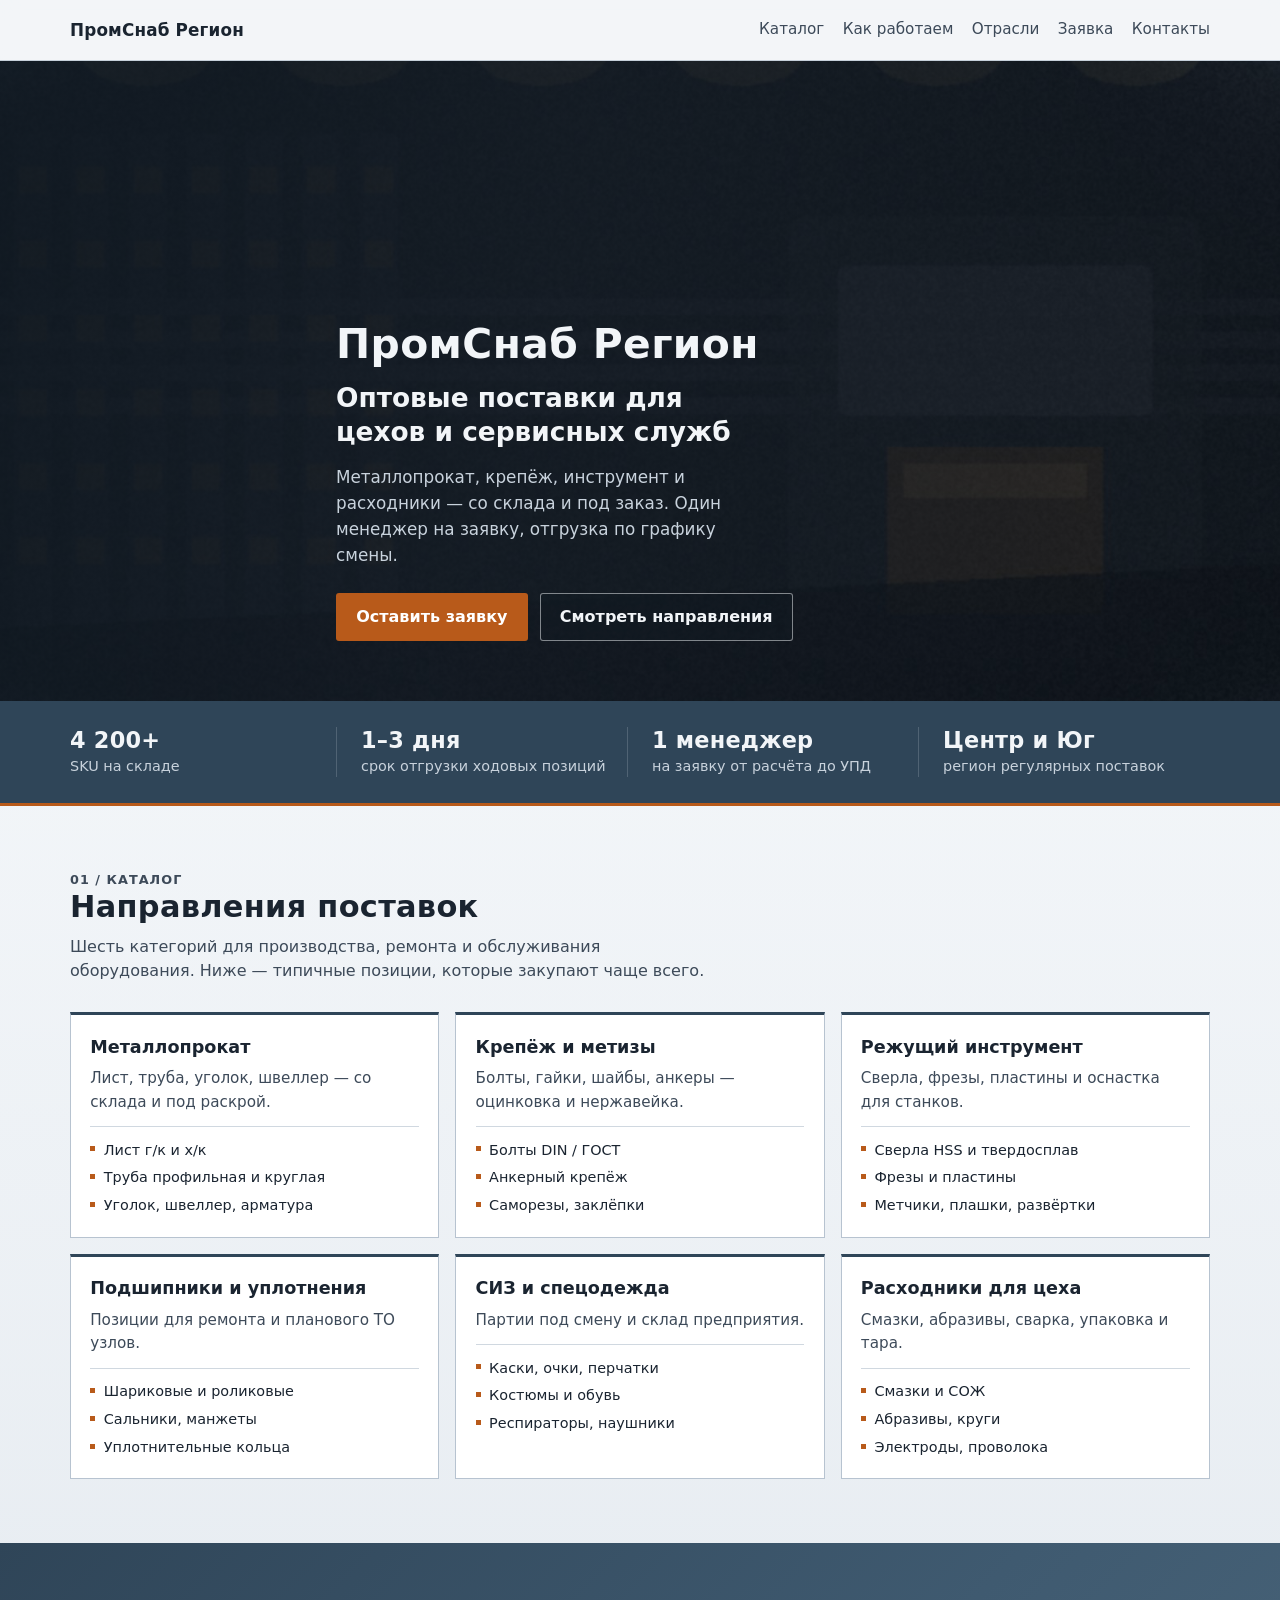
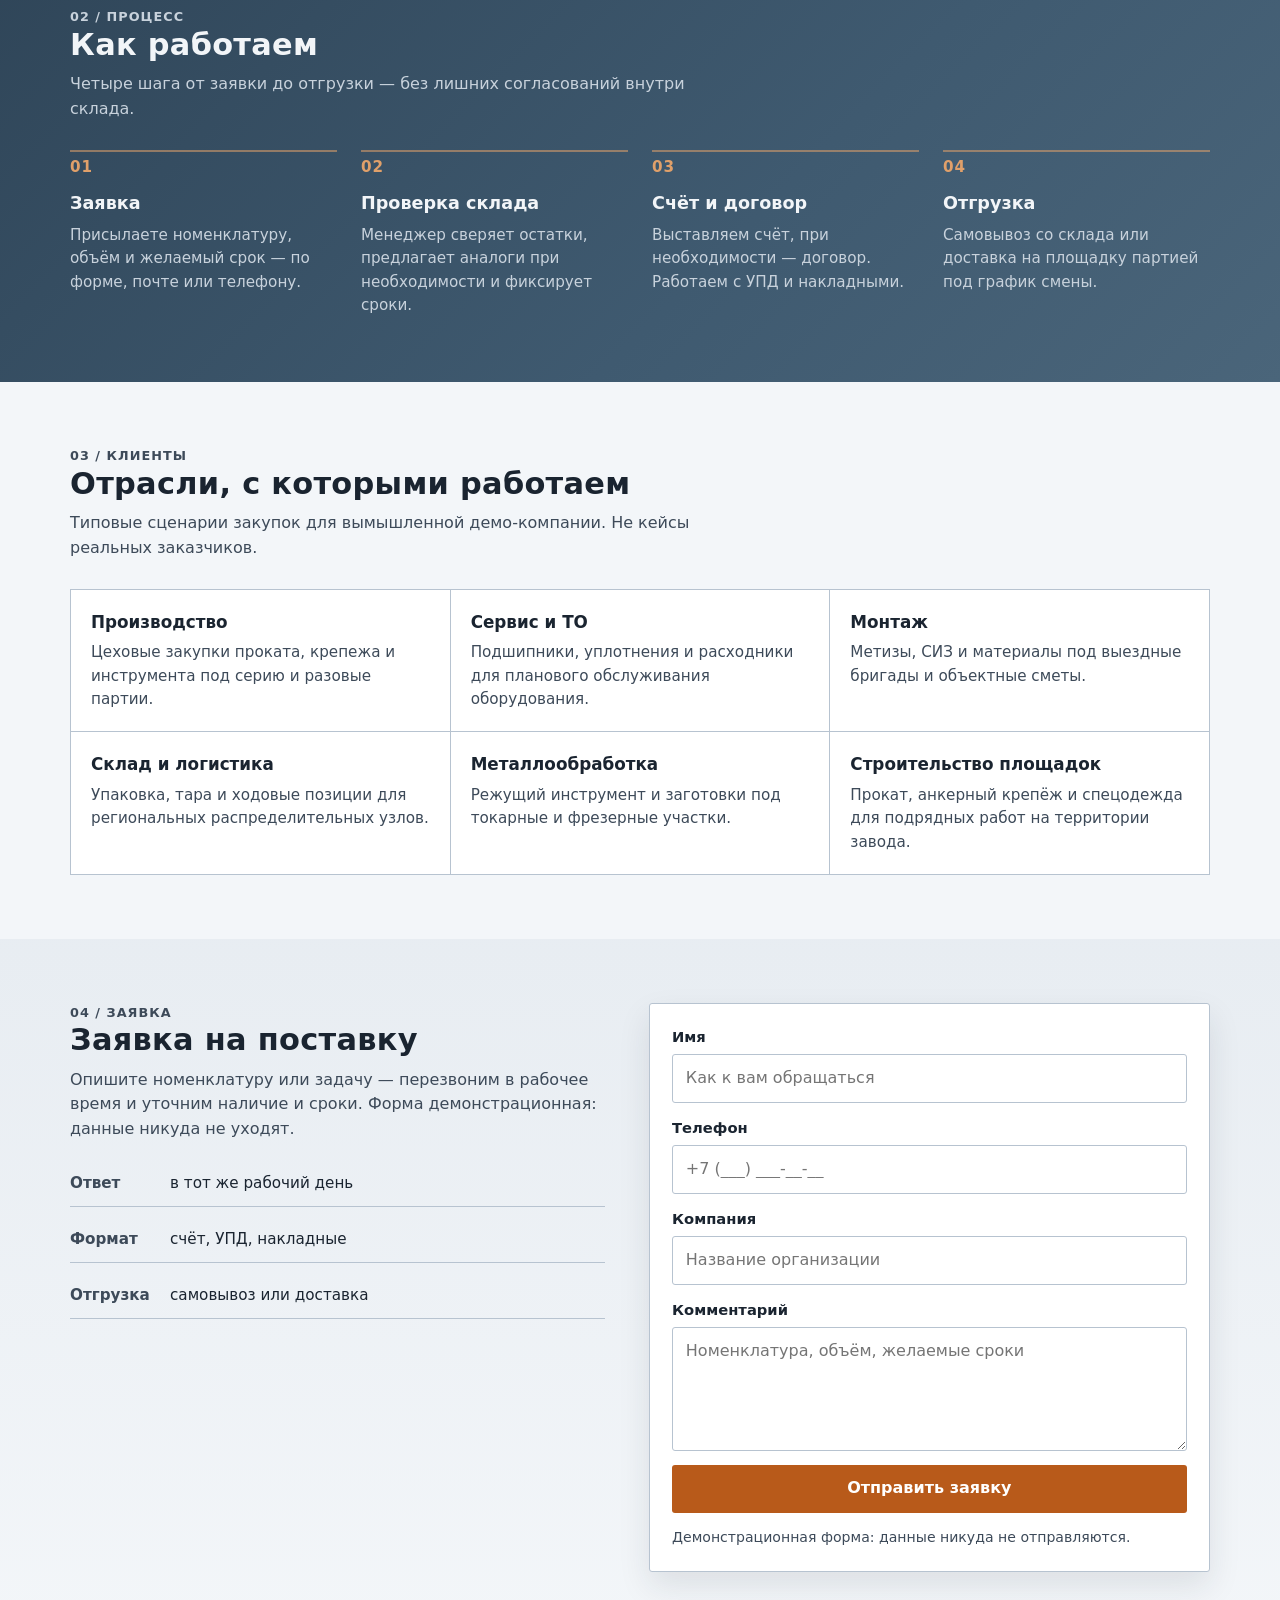
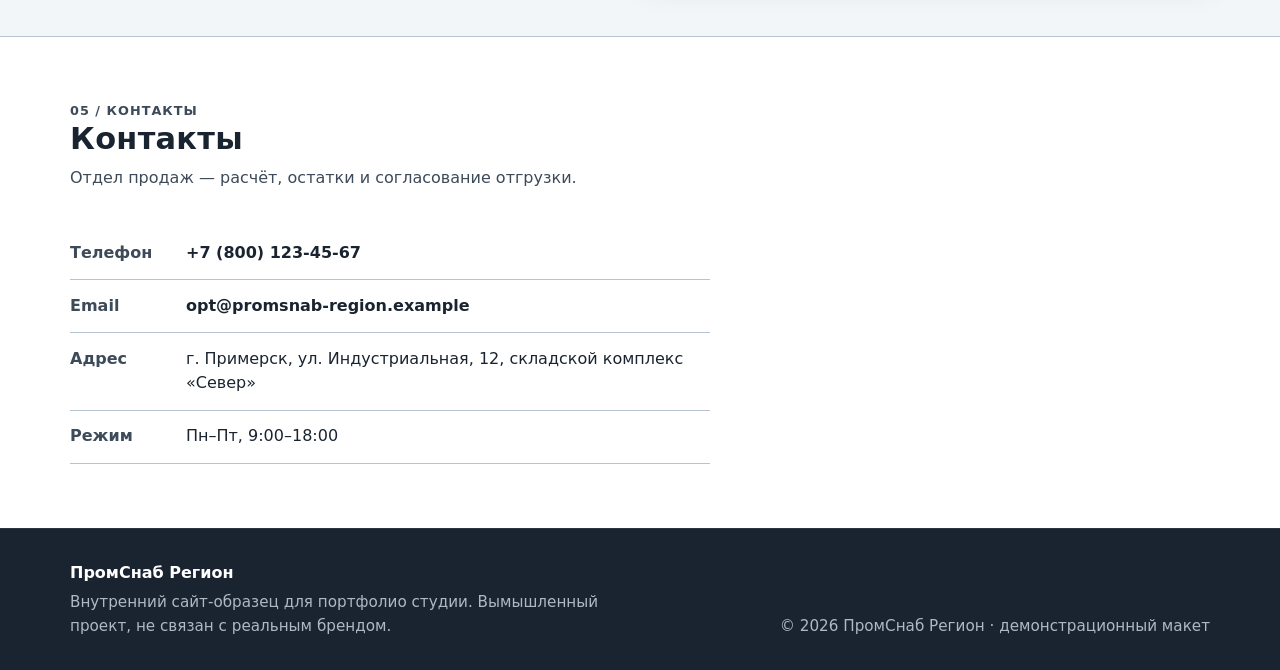
<file: cases/production/index.html>
<!DOCTYPE html>
<html lang="ru">
<head>
  <meta charset="UTF-8">
  <meta name="viewport" content="width=device-width, initial-scale=1.0">
  <title>ПромСнаб Регион — оптовые поставки для производства</title>
  <meta name="description" content="ПромСнаб Регион — оптовые поставки металлопроката, крепежа, инструментов и расходников для производственных предприятий. Демо-сайт студии.">
  <link rel="stylesheet" href="css/styles.css">
</head>
<body>
  <header class="site-header">
    <div class="container header-inner">
      <a class="logo" href="#top">ПромСнаб&nbsp;Регион</a>
      <button class="nav-toggle" type="button" aria-expanded="false" aria-controls="site-nav" aria-label="Открыть меню">
        <span></span>
        <span></span>
      </button>
      <nav class="site-nav" id="site-nav" aria-label="Основная навигация">
        <a href="#catalog">Каталог</a>
        <a href="#process">Как работаем</a>
        <a href="#industries">Отрасли</a>
        <a href="#request">Заявка</a>
        <a href="#contacts">Контакты</a>
      </nav>
    </div>
  </header>

  <main id="top">
    <section class="hero" aria-labelledby="hero-title">
      <div class="hero-bg" aria-hidden="true">
        <img src="images/hero-factory.jpg" alt="" width="1600" height="1000">
      </div>
      <div class="hero-overlay" aria-hidden="true"></div>
      <div class="container hero-content">
        <p class="brand-mark">ПромСнаб Регион</p>
        <h1 id="hero-title">Оптовые поставки для цехов и сервисных служб</h1>
        <p class="hero-lead">Металлопрокат, крепёж, инструмент и расходники — со склада и под заказ. Один менеджер на заявку, отгрузка по графику смены.</p>
        <div class="hero-actions">
          <a class="btn btn-primary" href="#request">Оставить заявку</a>
          <a class="btn btn-ghost" href="#catalog">Смотреть направления</a>
        </div>
      </div>
    </section>

    <section class="metrics" aria-label="Ключевые показатели">
      <div class="container metrics-grid">
        <div class="metric">
          <strong>4&nbsp;200+</strong>
          <span>SKU на складе</span>
        </div>
        <div class="metric">
          <strong>1–3 дня</strong>
          <span>срок отгрузки ходовых позиций</span>
        </div>
        <div class="metric">
          <strong>1 менеджер</strong>
          <span>на заявку от расчёта до УПД</span>
        </div>
        <div class="metric">
          <strong>Центр и Юг</strong>
          <span>регион регулярных поставок</span>
        </div>
      </div>
    </section>

    <section class="section catalog" id="catalog" aria-labelledby="catalog-title">
      <div class="container">
        <header class="section-head">
          <p class="section-label">01 / Каталог</p>
          <h2 id="catalog-title">Направления поставок</h2>
          <p>Шесть категорий для производства, ремонта и обслуживания оборудования. Ниже — типичные позиции, которые закупают чаще всего.</p>
        </header>
        <ul class="catalog-grid">
          <li>
            <h3>Металлопрокат</h3>
            <p>Лист, труба, уголок, швеллер — со склада и под раскрой.</p>
            <ul class="catalog-items">
              <li>Лист г/к и х/к</li>
              <li>Труба профильная и круглая</li>
              <li>Уголок, швеллер, арматура</li>
            </ul>
          </li>
          <li>
            <h3>Крепёж и метизы</h3>
            <p>Болты, гайки, шайбы, анкеры — оцинковка и нержавейка.</p>
            <ul class="catalog-items">
              <li>Болты DIN / ГОСТ</li>
              <li>Анкерный крепёж</li>
              <li>Саморезы, заклёпки</li>
            </ul>
          </li>
          <li>
            <h3>Режущий инструмент</h3>
            <p>Сверла, фрезы, пластины и оснастка для станков.</p>
            <ul class="catalog-items">
              <li>Сверла HSS и твердосплав</li>
              <li>Фрезы и пластины</li>
              <li>Метчики, плашки, развёртки</li>
            </ul>
          </li>
          <li>
            <h3>Подшипники и уплотнения</h3>
            <p>Позиции для ремонта и планового ТО узлов.</p>
            <ul class="catalog-items">
              <li>Шариковые и роликовые</li>
              <li>Сальники, манжеты</li>
              <li>Уплотнительные кольца</li>
            </ul>
          </li>
          <li>
            <h3>СИЗ и спецодежда</h3>
            <p>Партии под смену и склад предприятия.</p>
            <ul class="catalog-items">
              <li>Каски, очки, перчатки</li>
              <li>Костюмы и обувь</li>
              <li>Респираторы, наушники</li>
            </ul>
          </li>
          <li>
            <h3>Расходники для цеха</h3>
            <p>Смазки, абразивы, сварка, упаковка и тара.</p>
            <ul class="catalog-items">
              <li>Смазки и СОЖ</li>
              <li>Абразивы, круги</li>
              <li>Электроды, проволока</li>
            </ul>
          </li>
        </ul>
      </div>
    </section>

    <section class="section process" id="process" aria-labelledby="process-title">
      <div class="container">
        <header class="section-head">
          <p class="section-label">02 / Процесс</p>
          <h2 id="process-title">Как работаем</h2>
          <p>Четыре шага от заявки до отгрузки — без лишних согласований внутри склада.</p>
        </header>
        <ol class="process-list">
          <li>
            <span class="step-num">01</span>
            <h3>Заявка</h3>
            <p>Присылаете номенклатуру, объём и желаемый срок — по форме, почте или телефону.</p>
          </li>
          <li>
            <span class="step-num">02</span>
            <h3>Проверка склада</h3>
            <p>Менеджер сверяет остатки, предлагает аналоги при необходимости и фиксирует сроки.</p>
          </li>
          <li>
            <span class="step-num">03</span>
            <h3>Счёт и договор</h3>
            <p>Выставляем счёт, при необходимости — договор. Работаем с УПД и накладными.</p>
          </li>
          <li>
            <span class="step-num">04</span>
            <h3>Отгрузка</h3>
            <p>Самовывоз со склада или доставка на площадку партией под график смены.</p>
          </li>
        </ol>
      </div>
    </section>

    <section class="section industries" id="industries" aria-labelledby="industries-title">
      <div class="container">
        <header class="section-head">
          <p class="section-label">03 / Клиенты</p>
          <h2 id="industries-title">Отрасли, с которыми работаем</h2>
          <p>Типовые сценарии закупок для вымышленной демо-компании. Не кейсы реальных заказчиков.</p>
        </header>
        <ul class="industries-grid">
          <li>
            <h3>Производство</h3>
            <p>Цеховые закупки проката, крепежа и инструмента под серию и разовые партии.</p>
          </li>
          <li>
            <h3>Сервис и ТО</h3>
            <p>Подшипники, уплотнения и расходники для планового обслуживания оборудования.</p>
          </li>
          <li>
            <h3>Монтаж</h3>
            <p>Метизы, СИЗ и материалы под выездные бригады и объектные сметы.</p>
          </li>
          <li>
            <h3>Склад и логистика</h3>
            <p>Упаковка, тара и ходовые позиции для региональных распределительных узлов.</p>
          </li>
          <li>
            <h3>Металлообработка</h3>
            <p>Режущий инструмент и заготовки под токарные и фрезерные участки.</p>
          </li>
          <li>
            <h3>Строительство площадок</h3>
            <p>Прокат, анкерный крепёж и спецодежда для подрядных работ на территории завода.</p>
          </li>
        </ul>
      </div>
    </section>

    <section class="section request" id="request" aria-labelledby="request-title">
      <div class="container request-layout">
        <div class="request-intro">
          <header class="section-head">
            <p class="section-label">04 / Заявка</p>
            <h2 id="request-title">Заявка на поставку</h2>
            <p>Опишите номенклатуру или задачу — перезвоним в рабочее время и уточним наличие и сроки. Форма демонстрационная: данные никуда не уходят.</p>
          </header>
          <ul class="request-facts">
            <li><span>Ответ</span> в тот же рабочий день</li>
            <li><span>Формат</span> счёт, УПД, накладные</li>
            <li><span>Отгрузка</span> самовывоз или доставка</li>
          </ul>
        </div>
        <form class="request-form" id="request-form" novalidate>
          <div class="field">
            <label for="name">Имя</label>
            <input type="text" id="name" name="name" autocomplete="name" required placeholder="Как к вам обращаться">
          </div>
          <div class="field">
            <label for="phone">Телефон</label>
            <input type="tel" id="phone" name="phone" autocomplete="tel" required placeholder="+7 (___) ___-__-__">
          </div>
          <div class="field">
            <label for="company">Компания</label>
            <input type="text" id="company" name="company" autocomplete="organization" placeholder="Название организации">
          </div>
          <div class="field">
            <label for="comment">Комментарий</label>
            <textarea id="comment" name="comment" rows="4" placeholder="Номенклатура, объём, желаемые сроки"></textarea>
          </div>
          <button class="btn btn-primary" type="submit">Отправить заявку</button>
          <p class="form-note">Демонстрационная форма: данные никуда не отправляются.</p>
          <p class="form-success" id="form-success" hidden role="status">Заявка принята. Мы свяжемся с вами в рабочее время.</p>
        </form>
      </div>
    </section>

    <section class="section contacts" id="contacts" aria-labelledby="contacts-title">
      <div class="container contacts-layout">
        <header class="section-head">
          <p class="section-label">05 / Контакты</p>
          <h2 id="contacts-title">Контакты</h2>
          <p>Отдел продаж — расчёт, остатки и согласование отгрузки.</p>
        </header>
        <address class="contacts-block">
          <p><span>Телефон</span> <a href="tel:+78001234567">+7 (800) 123-45-67</a></p>
          <p><span>Email</span> <a href="mailto:opt@promsnab-region.example">opt@promsnab-region.example</a></p>
          <p><span>Адрес</span> г. Примерск, ул. Индустриальная, 12, складской комплекс «Север»</p>
          <p><span>Режим</span> Пн–Пт, 9:00–18:00</p>
        </address>
      </div>
    </section>
  </main>

  <footer class="site-footer">
    <div class="container footer-inner">
      <div>
        <strong>ПромСнаб Регион</strong>
        <p>Внутренний сайт-образец для портфолио студии. Вымышленный проект, не связан с реальным брендом.</p>
      </div>
      <p class="footer-meta">© 2026 ПромСнаб Регион · демонстрационный макет</p>
    </div>
  </footer>

  <script src="js/main.js"></script>
</body>
</html>
</file>
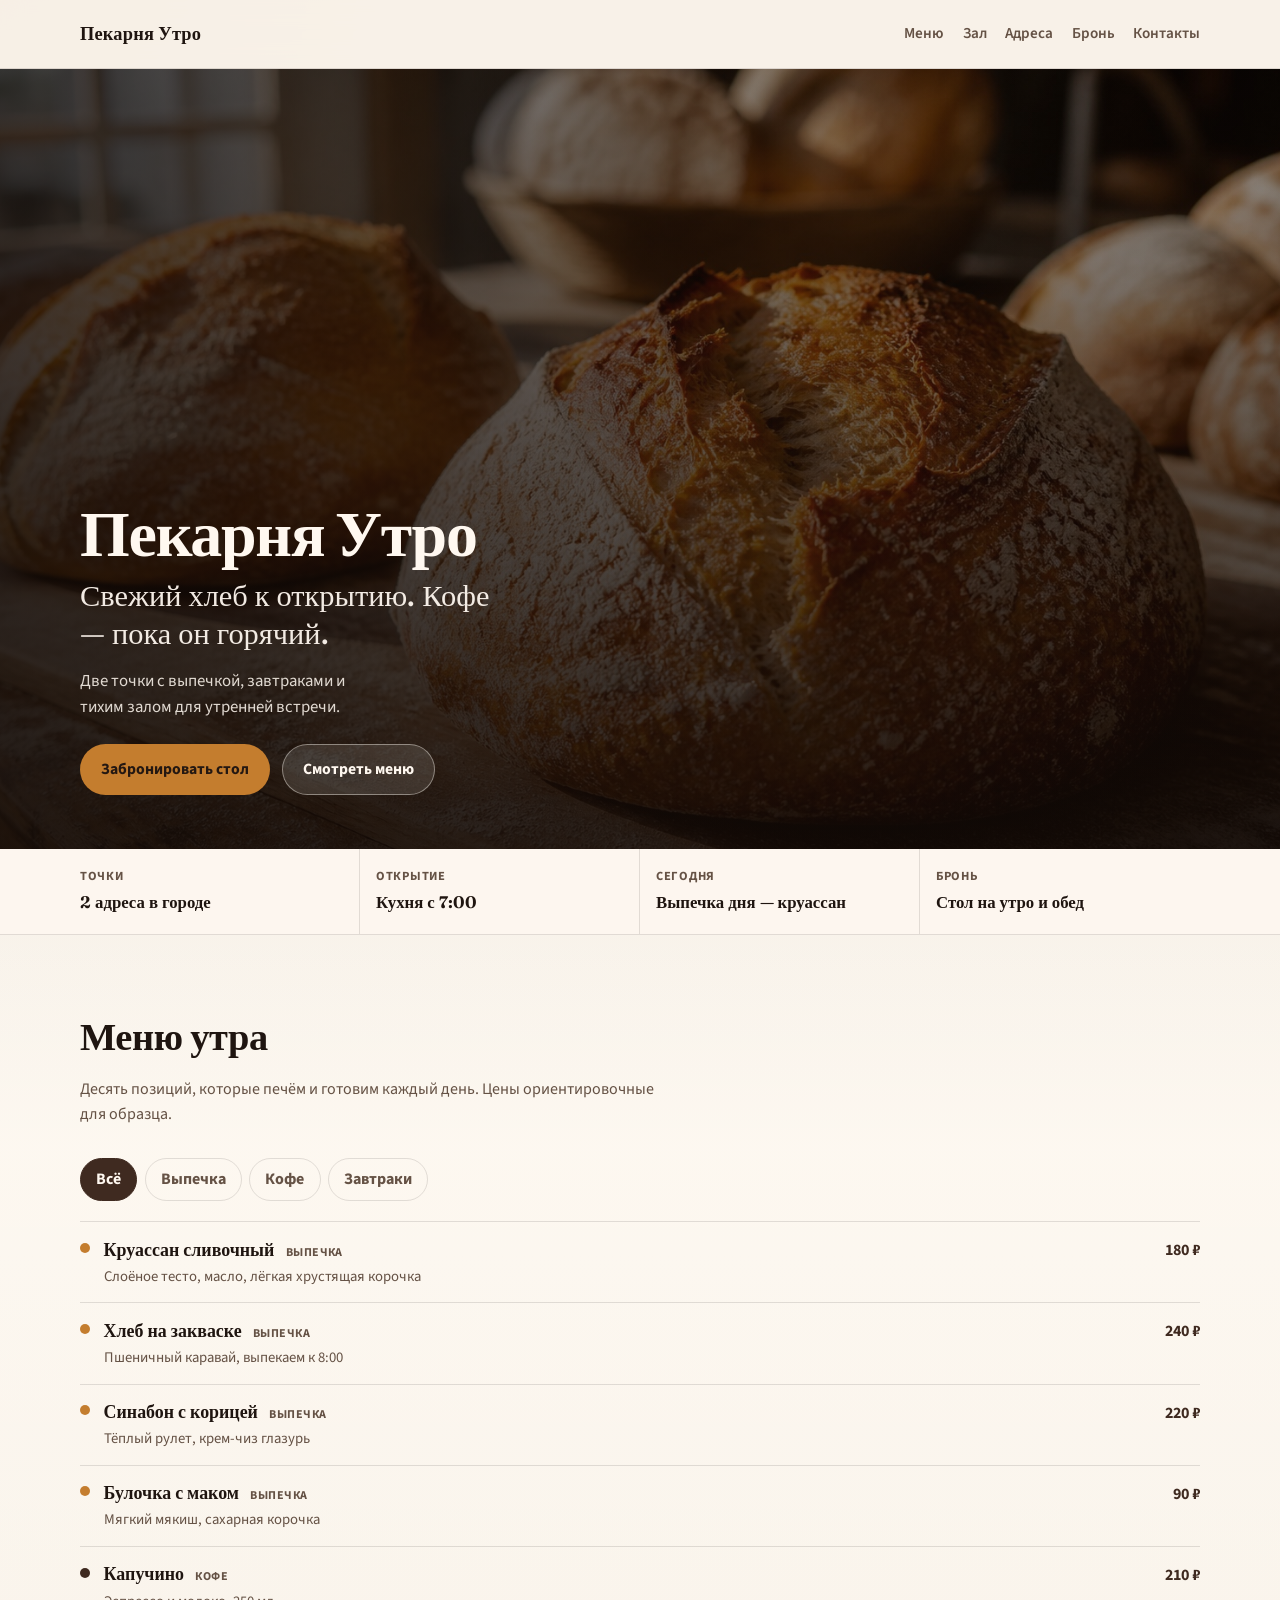
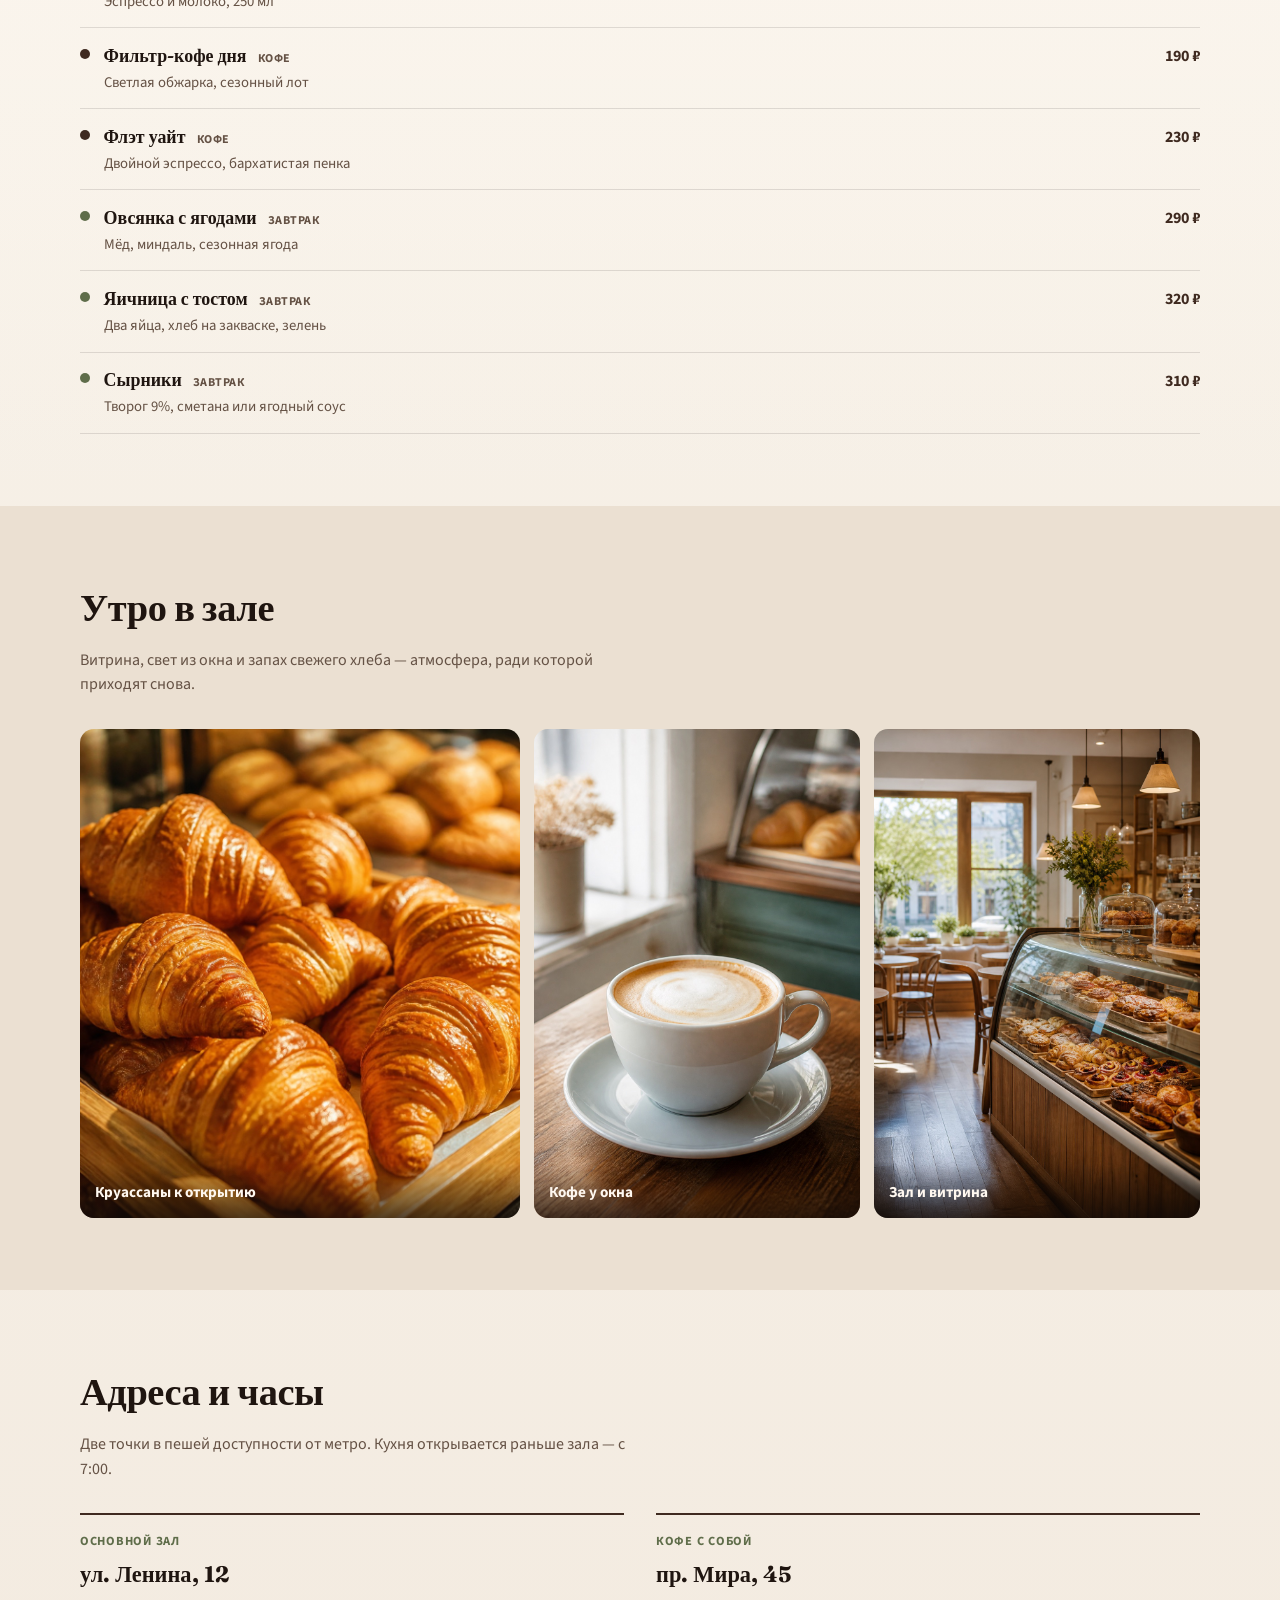
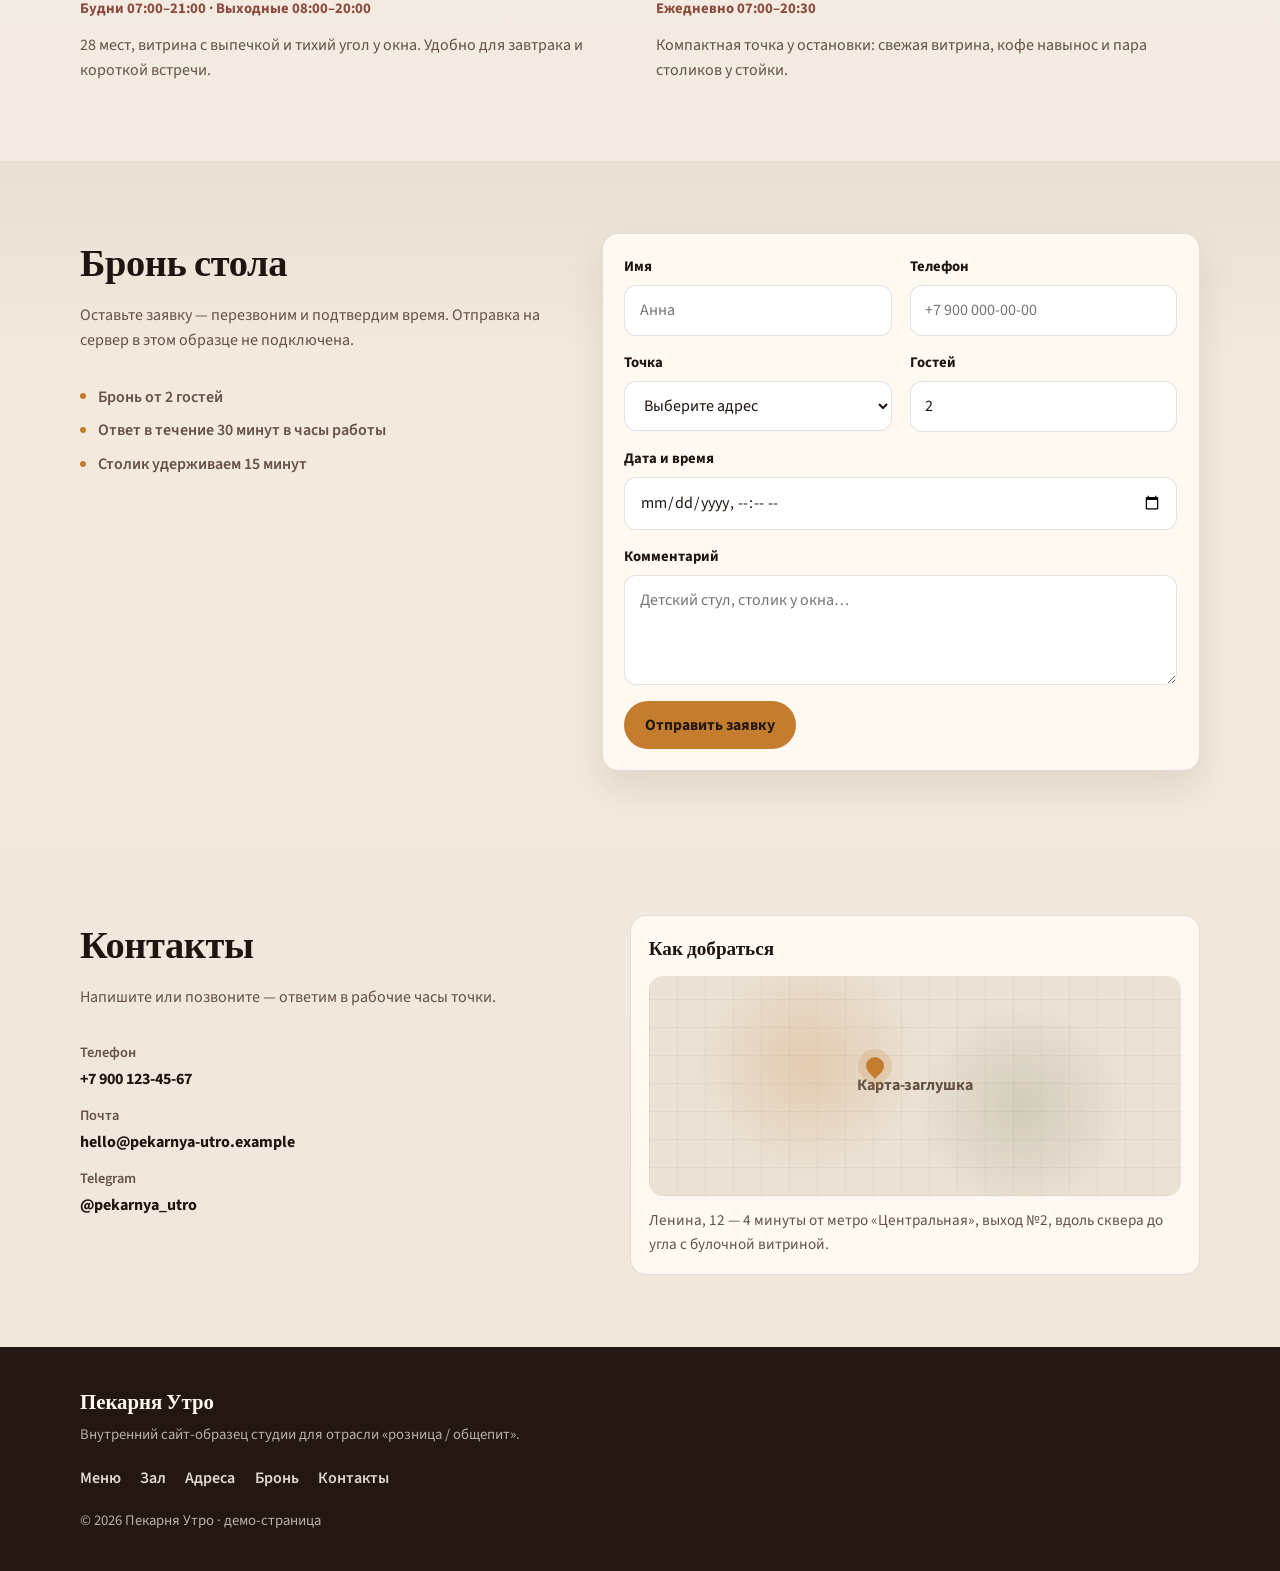
<file: cases/retail/index.html>
<!DOCTYPE html>
<html lang="ru">
<head>
  <meta charset="UTF-8">
  <meta name="viewport" content="width=device-width, initial-scale=1">
  <title>Пекарня Утро — свежая выпечка и кофе</title>
  <meta name="description" content="Пекарня Утро: свежий хлеб с 7:00, выпечка, завтраки и бронь стола в двух точках.">
  <link rel="preconnect" href="https://fonts.googleapis.com">
  <link rel="preconnect" href="https://fonts.gstatic.com" crossorigin>
  <link
    rel="stylesheet"
    href="https://fonts.googleapis.com/css2?family=Fraunces:opsz,wght@9..144,500;9..144,650;9..144,700&family=Source+Sans+3:wght@400;500;600;700&display=swap"
    media="print"
    onload="this.media='all'">
  <noscript>
    <link href="https://fonts.googleapis.com/css2?family=Fraunces:opsz,wght@9..144,500;9..144,650;9..144,700&family=Source+Sans+3:wght@400;500;600;700&display=swap" rel="stylesheet">
  </noscript>
  <link rel="stylesheet" href="styles.css">
</head>
<body>
  <header class="site-header">
    <div class="container header-inner">
      <a class="logo" href="#hero">Пекарня Утро</a>
      <button class="nav-toggle" type="button" aria-expanded="false" aria-controls="site-nav" aria-label="Открыть меню">
        <span></span><span></span>
      </button>
      <nav id="site-nav" class="site-nav" aria-label="Основная навигация">
        <a href="#menu">Меню</a>
        <a href="#gallery">Зал</a>
        <a href="#places">Адреса</a>
        <a href="#reserve">Бронь</a>
        <a href="#contacts">Контакты</a>
      </nav>
    </div>
  </header>

  <main>
    <section id="hero" class="hero">
      <div class="hero-media" aria-hidden="true">
        <img
          src="images/hero-bread.jpg"
          alt=""
          width="1920"
          height="1080"
          fetchpriority="high"
          decoding="async">
      </div>
      <div class="hero-scrim" aria-hidden="true"></div>
      <div class="hero-content">
        <p class="brand-mark">Пекарня Утро</p>
        <h1>Свежий хлеб к&nbsp;открытию. Кофе — пока он горячий.</h1>
        <p class="hero-lead">Две точки с выпечкой, завтраками и тихим залом для утренней встречи.</p>
        <div class="hero-actions">
          <a class="btn btn-primary" href="#reserve">Забронировать стол</a>
          <a class="btn btn-ghost" href="#menu">Смотреть меню</a>
        </div>
      </div>
    </section>

    <section class="facts" aria-label="Коротко о пекарне">
      <div class="container facts-row">
        <div class="fact">
          <span class="fact-label">Точки</span>
          <strong>2 адреса в городе</strong>
        </div>
        <div class="fact">
          <span class="fact-label">Открытие</span>
          <strong>Кухня с 7:00</strong>
        </div>
        <div class="fact">
          <span class="fact-label">Сегодня</span>
          <strong>Выпечка дня — круассан</strong>
        </div>
        <div class="fact">
          <span class="fact-label">Бронь</span>
          <strong>Стол на утро и обед</strong>
        </div>
      </div>
    </section>

    <section id="menu" class="section menu-section">
      <div class="container">
        <header class="section-head">
          <h2>Меню утра</h2>
          <p>Десять позиций, которые печём и готовим каждый день. Цены ориентировочные для образца.</p>
        </header>

        <div class="menu-tabs" role="tablist" aria-label="Категории меню">
          <button class="menu-tab is-active" type="button" role="tab" aria-selected="true" data-category="all">Всё</button>
          <button class="menu-tab" type="button" role="tab" aria-selected="false" data-category="bakery">Выпечка</button>
          <button class="menu-tab" type="button" role="tab" aria-selected="false" data-category="coffee">Кофе</button>
          <button class="menu-tab" type="button" role="tab" aria-selected="false" data-category="breakfast">Завтраки</button>
        </div>

        <ul class="menu-list">
          <li class="menu-item" data-category="bakery">
            <span class="menu-mark mark-bakery" aria-hidden="true"></span>
            <div class="menu-body">
              <div class="menu-title-row">
                <h3>Круассан сливочный</h3>
                <span class="menu-tag">Выпечка</span>
              </div>
              <p>Слоёное тесто, масло, лёгкая хрустящая корочка</p>
            </div>
            <span class="price">180 ₽</span>
          </li>
          <li class="menu-item" data-category="bakery">
            <span class="menu-mark mark-bakery" aria-hidden="true"></span>
            <div class="menu-body">
              <div class="menu-title-row">
                <h3>Хлеб на закваске</h3>
                <span class="menu-tag">Выпечка</span>
              </div>
              <p>Пшеничный каравай, выпекаем к 8:00</p>
            </div>
            <span class="price">240 ₽</span>
          </li>
          <li class="menu-item" data-category="bakery">
            <span class="menu-mark mark-bakery" aria-hidden="true"></span>
            <div class="menu-body">
              <div class="menu-title-row">
                <h3>Синабон с корицей</h3>
                <span class="menu-tag">Выпечка</span>
              </div>
              <p>Тёплый рулет, крем-чиз глазурь</p>
            </div>
            <span class="price">220 ₽</span>
          </li>
          <li class="menu-item" data-category="bakery">
            <span class="menu-mark mark-bakery" aria-hidden="true"></span>
            <div class="menu-body">
              <div class="menu-title-row">
                <h3>Булочка с маком</h3>
                <span class="menu-tag">Выпечка</span>
              </div>
              <p>Мягкий мякиш, сахарная корочка</p>
            </div>
            <span class="price">90 ₽</span>
          </li>
          <li class="menu-item" data-category="coffee">
            <span class="menu-mark mark-coffee" aria-hidden="true"></span>
            <div class="menu-body">
              <div class="menu-title-row">
                <h3>Капучино</h3>
                <span class="menu-tag">Кофе</span>
              </div>
              <p>Эспрессо и молоко, 250 мл</p>
            </div>
            <span class="price">210 ₽</span>
          </li>
          <li class="menu-item" data-category="coffee">
            <span class="menu-mark mark-coffee" aria-hidden="true"></span>
            <div class="menu-body">
              <div class="menu-title-row">
                <h3>Фильтр-кофе дня</h3>
                <span class="menu-tag">Кофе</span>
              </div>
              <p>Светлая обжарка, сезонный лот</p>
            </div>
            <span class="price">190 ₽</span>
          </li>
          <li class="menu-item" data-category="coffee">
            <span class="menu-mark mark-coffee" aria-hidden="true"></span>
            <div class="menu-body">
              <div class="menu-title-row">
                <h3>Флэт уайт</h3>
                <span class="menu-tag">Кофе</span>
              </div>
              <p>Двойной эспрессо, бархатистая пенка</p>
            </div>
            <span class="price">230 ₽</span>
          </li>
          <li class="menu-item" data-category="breakfast">
            <span class="menu-mark mark-breakfast" aria-hidden="true"></span>
            <div class="menu-body">
              <div class="menu-title-row">
                <h3>Овсянка с ягодами</h3>
                <span class="menu-tag">Завтрак</span>
              </div>
              <p>Мёд, миндаль, сезонная ягода</p>
            </div>
            <span class="price">290 ₽</span>
          </li>
          <li class="menu-item" data-category="breakfast">
            <span class="menu-mark mark-breakfast" aria-hidden="true"></span>
            <div class="menu-body">
              <div class="menu-title-row">
                <h3>Яичница с тостом</h3>
                <span class="menu-tag">Завтрак</span>
              </div>
              <p>Два яйца, хлеб на закваске, зелень</p>
            </div>
            <span class="price">320 ₽</span>
          </li>
          <li class="menu-item" data-category="breakfast">
            <span class="menu-mark mark-breakfast" aria-hidden="true"></span>
            <div class="menu-body">
              <div class="menu-title-row">
                <h3>Сырники</h3>
                <span class="menu-tag">Завтрак</span>
              </div>
              <p>Творог 9%, сметана или ягодный соус</p>
            </div>
            <span class="price">310 ₽</span>
          </li>
        </ul>
      </div>
    </section>

    <section id="gallery" class="section gallery-section">
      <div class="container">
        <header class="section-head">
          <h2>Утро в зале</h2>
          <p>Витрина, свет из окна и запах свежего хлеба — атмосфера, ради которой приходят снова.</p>
        </header>
        <div class="gallery-grid">
          <figure class="gallery-item gallery-item-wide">
            <img
              src="images/gallery-croissants.jpg"
              alt="Свежие круассаны на противне"
              width="1400"
              height="1050"
              loading="lazy"
              decoding="async">
            <figcaption>Круассаны к открытию</figcaption>
          </figure>
          <figure class="gallery-item">
            <img
              src="images/gallery-coffee.jpg"
              alt="Чашка кофе на столе в зале"
              width="900"
              height="1200"
              loading="lazy"
              decoding="async">
            <figcaption>Кофе у окна</figcaption>
          </figure>
          <figure class="gallery-item">
            <img
              src="images/gallery-interior.jpg"
              alt="Интерьер пекарни с витриной"
              width="900"
              height="1200"
              loading="lazy"
              decoding="async">
            <figcaption>Зал и витрина</figcaption>
          </figure>
        </div>
      </div>
    </section>

    <section id="places" class="section places-section">
      <div class="container">
        <header class="section-head">
          <h2>Адреса и часы</h2>
          <p>Две точки в пешей доступности от метро. Кухня открывается раньше зала — с 7:00.</p>
        </header>

        <div class="places-grid">
          <article class="place">
            <p class="place-badge">Основной зал</p>
            <h3>ул. Ленина, 12</h3>
            <p class="place-meta">Будни 07:00–21:00 · Выходные 08:00–20:00</p>
            <p>28 мест, витрина с выпечкой и тихий угол у окна. Удобно для завтрака и короткой встречи.</p>
          </article>
          <article class="place">
            <p class="place-badge">Кофе с собой</p>
            <h3>пр. Мира, 45</h3>
            <p class="place-meta">Ежедневно 07:00–20:30</p>
            <p>Компактная точка у остановки: свежая витрина, кофе навынос и пара столиков у стойки.</p>
          </article>
        </div>
      </div>
    </section>

    <section id="reserve" class="section reserve-section">
      <div class="container reserve-layout">
        <div class="reserve-intro">
          <header class="section-head">
            <h2>Бронь стола</h2>
            <p>Оставьте заявку — перезвоним и подтвердим время. Отправка на сервер в этом образце не подключена.</p>
          </header>
          <ul class="reserve-notes">
            <li>Бронь от 2 гостей</li>
            <li>Ответ в течение 30 минут в часы работы</li>
            <li>Столик удерживаем 15 минут</li>
          </ul>
        </div>

        <form id="reserve-form" class="reserve-form" novalidate>
          <div class="field">
            <label for="name">Имя</label>
            <input id="name" name="name" type="text" autocomplete="name" required placeholder="Анна">
          </div>
          <div class="field">
            <label for="phone">Телефон</label>
            <input id="phone" name="phone" type="tel" autocomplete="tel" required placeholder="+7 900 000-00-00">
          </div>
          <div class="field">
            <label for="place">Точка</label>
            <select id="place" name="place" required>
              <option value="" disabled selected>Выберите адрес</option>
              <option value="lenina">ул. Ленина, 12</option>
              <option value="mira">пр. Мира, 45</option>
            </select>
          </div>
          <div class="field">
            <label for="guests">Гостей</label>
            <input id="guests" name="guests" type="number" min="1" max="12" value="2" required>
          </div>
          <div class="field field-wide">
            <label for="datetime">Дата и время</label>
            <input id="datetime" name="datetime" type="datetime-local" required>
          </div>
          <div class="field field-wide">
            <label for="comment">Комментарий</label>
            <textarea id="comment" name="comment" rows="3" placeholder="Детский стул, столик у окна…"></textarea>
          </div>
          <div class="form-actions field-wide">
            <button class="btn btn-primary" type="submit">Отправить заявку</button>
            <p id="form-status" class="form-status" role="status" aria-live="polite" hidden>Заявка принята. Мы свяжемся с вами для подтверждения.</p>
          </div>
        </form>
      </div>
    </section>

    <section id="contacts" class="section contacts-section">
      <div class="container contacts-layout">
        <div>
          <header class="section-head">
            <h2>Контакты</h2>
            <p>Напишите или позвоните — ответим в рабочие часы точки.</p>
          </header>
          <ul class="contact-list">
            <li><span>Телефон</span> <a href="tel:+79001234567">+7 900 123-45-67</a></li>
            <li><span>Почта</span> <a href="mailto:hello@pekarnya-utro.example">hello@pekarnya-utro.example</a></li>
            <li><span>Telegram</span> <a href="#contacts">@pekarnya_utro</a></li>
          </ul>
        </div>

        <aside class="map-stub" aria-label="Как добраться">
          <p class="map-label">Как добраться</p>
          <div class="map-canvas" aria-hidden="true">
            <div class="map-pin"></div>
            <span>Карта-заглушка</span>
          </div>
          <p class="map-hint">Ленина, 12 — 4 минуты от метро «Центральная», выход №2, вдоль сквера до угла с булочной витриной.</p>
        </aside>
      </div>
    </section>
  </main>

  <footer class="site-footer">
    <div class="container footer-inner">
      <div>
        <p class="footer-brand">Пекарня Утро</p>
        <p class="footer-note">Внутренний сайт-образец студии для отрасли «розница / общепит».</p>
      </div>
      <nav class="footer-nav" aria-label="Навигация в подвале">
        <a href="#menu">Меню</a>
        <a href="#gallery">Зал</a>
        <a href="#places">Адреса</a>
        <a href="#reserve">Бронь</a>
        <a href="#contacts">Контакты</a>
      </nav>
      <p class="footer-copy">© 2026 Пекарня Утро · демо-страница</p>
    </div>
  </footer>

  <script src="script.js"></script>
</body>
</html>
</file>
<file: css/studio.css>
:root {
  --bg: #e9eef3;
  --surface: #f5f7fa;
  --ink: #15202b;
  --ink-soft: #3e4d5c;
  --line: #c5d0db;
  --accent: #c45f1a;
  --accent-dark: #a34d14;
  --steel: #243647;
  --steel-soft: #3a5166;
  --radius: 4px;
  --shadow: 0 12px 28px rgba(21, 32, 43, 0.08);
  --font: system-ui, -apple-system, "Segoe UI", Roboto, "Helvetica Neue", Arial, sans-serif;
  --container: min(1120px, calc(100% - 2rem));
  --header-h: 4rem;
}

*, *::before, *::after { box-sizing: border-box; }

html { scroll-behavior: smooth; }

body {
  margin: 0;
  font-family: var(--font);
  color: var(--ink);
  background: linear-gradient(180deg, var(--bg) 0%, var(--surface) 35%, #dde5ed 100%);
  line-height: 1.55;
}

img { max-width: 100%; display: block; }

a { color: inherit; text-underline-offset: 0.15em; }

.container { width: var(--container); margin-inline: auto; }

/* Header */
.site-header {
  position: sticky;
  top: 0;
  z-index: 20;
  background: rgba(245, 247, 250, 0.94);
  border-bottom: 1px solid var(--line);
  backdrop-filter: blur(8px);
}

.header-inner {
  display: flex;
  align-items: center;
  gap: 1rem;
  min-height: var(--header-h);
}

.logo {
  font-weight: 700;
  font-size: 0.95rem;
  text-decoration: none;
  letter-spacing: -0.01em;
  margin-right: auto;
}

.site-nav {
  display: flex;
  gap: 1.25rem;
  font-size: 0.9rem;
}

.site-nav a {
  text-decoration: none;
  color: var(--ink-soft);
}

.site-nav a:hover { color: var(--ink); }

.header-cta {
  display: none;
  padding: 0.55rem 1rem;
  background: var(--accent);
  color: #fff;
  text-decoration: none;
  border-radius: var(--radius);
  font-size: 0.875rem;
  font-weight: 600;
}

.nav-toggle {
  display: none;
  flex-direction: column;
  gap: 5px;
  padding: 0.5rem;
  border: 1px solid var(--line);
  background: var(--surface);
  border-radius: var(--radius);
  cursor: pointer;
}

.nav-toggle span {
  display: block;
  width: 20px;
  height: 2px;
  background: var(--ink);
}

/* Hero / UTP */
.hero {
  padding: 3rem 0 3.5rem;
  background:
    linear-gradient(135deg, var(--steel) 0%, #1a3348 55%, #243647 100%);
  color: #eef2f6;
}

.hero-grid {
  display: grid;
  grid-template-columns: 1fr 1fr;
  gap: 2.5rem;
  align-items: start;
}

.eyebrow {
  margin: 0 0 0.75rem;
  font-size: 0.75rem;
  font-weight: 600;
  letter-spacing: 0.08em;
  text-transform: uppercase;
  color: #f0b080;
}

.hero h1 {
  margin: 0 0 1rem;
  font-size: clamp(1.65rem, 3.5vw, 2.35rem);
  line-height: 1.15;
  letter-spacing: -0.02em;
}

.hero-note {
  margin: 0 0 1rem;
  color: #b8c8d8;
  font-size: 0.95rem;
  max-width: 36rem;
}

.hero-offer {
  margin: 0 0 1.5rem;
  padding: 0.85rem 1rem;
  background: rgba(255, 255, 255, 0.08);
  border-left: 3px solid var(--accent);
  border-radius: 0 var(--radius) var(--radius) 0;
  font-size: 0.95rem;
}

.hero-actions {
  display: flex;
  flex-wrap: wrap;
  gap: 0.75rem;
}

.btn {
  display: inline-flex;
  align-items: center;
  justify-content: center;
  padding: 0.75rem 1.25rem;
  border-radius: var(--radius);
  font-weight: 600;
  font-size: 0.9rem;
  text-decoration: none;
  border: 1px solid transparent;
  cursor: pointer;
  font-family: inherit;
}

.btn-primary {
  background: var(--accent);
  color: #fff;
}

.btn-primary:hover { background: var(--accent-dark); }

.btn-ghost {
  background: transparent;
  color: #eef2f6;
  border-color: rgba(255, 255, 255, 0.35);
}

.btn-ghost:hover {
  background: rgba(255, 255, 255, 0.08);
}

.utp-list {
  list-style: none;
  margin: 0;
  padding: 0;
  display: grid;
  gap: 0.85rem;
}

.utp-list li {
  padding: 1rem 1.1rem;
  background: rgba(255, 255, 255, 0.06);
  border: 1px solid rgba(255, 255, 255, 0.1);
  border-radius: var(--radius);
}

.utp-list h2 {
  margin: 0 0 0.35rem;
  font-size: 0.95rem;
  font-weight: 700;
}

.utp-list p {
  margin: 0;
  font-size: 0.85rem;
  color: #b8c8d8;
  line-height: 1.45;
}

/* Sections */
.section {
  padding: 3.5rem 0;
}

.section-head {
  text-align: center;
  max-width: 40rem;
  margin: 0 auto 2rem;
}

.section-head--left {
  text-align: left;
  margin-left: 0;
  margin-right: 0;
}

.section-label {
  margin: 0 0 0.35rem;
  font-size: 0.72rem;
  font-weight: 700;
  letter-spacing: 0.1em;
  text-transform: uppercase;
  color: var(--accent);
}

.section-head h2 {
  margin: 0 0 0.5rem;
  font-size: clamp(1.5rem, 3vw, 2rem);
  letter-spacing: -0.02em;
}

.section-head p {
  margin: 0;
  color: var(--ink-soft);
}

/* Pricing */
.pricing { background: var(--surface); }

.pricing-table-wrap {
  overflow-x: auto;
  margin-bottom: 1.5rem;
  border: 1px solid var(--line);
  border-radius: var(--radius);
  background: #fff;
  box-shadow: var(--shadow);
}

.pricing-table {
  width: 100%;
  border-collapse: collapse;
  font-size: 0.875rem;
}

.pricing-table th,
.pricing-table td {
  padding: 0.85rem 1rem;
  text-align: left;
  border-bottom: 1px solid var(--line);
  vertical-align: top;
}

.pricing-table th {
  background: var(--steel);
  color: #eef2f6;
  font-weight: 600;
}

.pricing-table tr:last-child td { border-bottom: none; }

.pricing-table td:last-child {
  white-space: nowrap;
  font-weight: 600;
}

.pricing-cards {
  display: none;
  grid-template-columns: repeat(3, 1fr);
  gap: 1rem;
  margin-bottom: 1.5rem;
}

.price-card {
  padding: 1.25rem;
  background: #fff;
  border: 1px solid var(--line);
  border-radius: var(--radius);
}

.price-card--featured {
  border-color: var(--accent);
  box-shadow: var(--shadow);
}

.price-card h3 { margin: 0 0 0.25rem; font-size: 1rem; }

.price-card-meta {
  margin: 0 0 0.5rem;
  font-weight: 700;
  color: var(--accent);
  font-size: 0.875rem;
}

.price-card p:last-child {
  margin: 0;
  font-size: 0.85rem;
  color: var(--ink-soft);
}

.subs-block {
  padding: 1.5rem;
  background: var(--steel);
  color: #eef2f6;
  border-radius: var(--radius);
  margin-bottom: 1rem;
}

.subs-block header h3 {
  margin: 0 0 0.25rem;
  font-size: 1.1rem;
}

.subs-block header p {
  margin: 0 0 1rem;
  font-size: 0.875rem;
  color: #b8c8d8;
}

.subs-grid {
  list-style: none;
  margin: 0;
  padding: 0;
  display: grid;
  grid-template-columns: repeat(3, 1fr);
  gap: 1rem;
}

.subs-grid li {
  padding: 0.85rem;
  background: rgba(255, 255, 255, 0.06);
  border-radius: var(--radius);
  font-size: 0.85rem;
}

.subs-grid strong {
  display: block;
  margin-bottom: 0.35rem;
}

.subs-grid span { color: #b8c8d8; }

.addons {
  font-size: 0.875rem;
  color: var(--ink-soft);
}

.addons summary {
  cursor: pointer;
  font-weight: 600;
  color: var(--ink);
}

.addons ul {
  margin: 0.75rem 0 0;
  padding-left: 1.25rem;
}

/* Cases */
.cases-grid {
  list-style: none;
  margin: 0;
  padding: 0;
  display: grid;
  grid-template-columns: repeat(2, 1fr);
  gap: 1.25rem;
}

.case-card {
  background: #fff;
  border: 1px solid var(--line);
  border-radius: var(--radius);
  overflow: hidden;
  box-shadow: var(--shadow);
  height: 100%;
  display: flex;
  flex-direction: column;
}

.case-thumb {
  display: block;
  aspect-ratio: 16 / 10;
  overflow: hidden;
  background: var(--bg);
}

.case-thumb img {
  width: 100%;
  height: 100%;
  object-fit: cover;
  object-position: top;
}

.case-body {
  padding: 1rem 1.15rem 1.25rem;
  flex: 1;
}

.case-tag {
  margin: 0 0 0.35rem;
  font-size: 0.72rem;
  font-weight: 700;
  text-transform: uppercase;
  letter-spacing: 0.06em;
  color: var(--accent);
}

.case-body h3 {
  margin: 0 0 0.5rem;
  font-size: 1.05rem;
}

.case-card--static {
  cursor: default;
}

.case-card--static .case-thumb {
  pointer-events: none;
}

.case-body h3 a { text-decoration: none; }

.case-body h3 a:hover { text-decoration: underline; }

.case-card--static .case-body h3 {
  margin: 0 0 0.5rem;
}

.case-body p {
  margin: 0 0 0.5rem;
  font-size: 0.875rem;
  color: var(--ink-soft);
}

.case-meta {
  font-size: 0.8rem !important;
  font-weight: 600;
  color: var(--ink) !important;
}

.case-meta a {
  font-weight: 600;
  color: var(--accent);
}

/* Process */
.process { background: var(--surface); }

.process-list {
  list-style: none;
  margin: 0;
  padding: 0;
  display: grid;
  grid-template-columns: repeat(5, 1fr);
  gap: 1rem;
  counter-reset: step;
}

.process-list li {
  padding: 1.15rem;
  background: #fff;
  border: 1px solid var(--line);
  border-radius: var(--radius);
  border-top: 3px solid var(--accent);
}

.step-num {
  display: block;
  font-size: 0.72rem;
  font-weight: 700;
  letter-spacing: 0.08em;
  color: var(--accent);
  margin-bottom: 0.5rem;
}

.process-list h3 {
  margin: 0 0 0.4rem;
  font-size: 0.95rem;
}

.process-list p {
  margin: 0;
  font-size: 0.82rem;
  color: var(--ink-soft);
  line-height: 1.45;
}

/* Contact */
.contact { background: var(--steel); color: #eef2f6; }

.contact .section-head p { color: #b8c8d8; }

.contact-single {
  max-width: 32rem;
  margin-inline: auto;
}

.contact-single .section-head {
  text-align: center;
}

.contact-direct {
  margin-top: 0.75rem;
  font-size: 1.05rem;
}

.contact-direct a {
  color: #fff;
  font-weight: 600;
}

.contact-form {
  padding: 1.35rem;
  background: rgba(255, 255, 255, 0.06);
  border: 1px solid rgba(255, 255, 255, 0.12);
  border-radius: var(--radius);
}

.field { margin-bottom: 0.85rem; }

.field label {
  display: block;
  margin-bottom: 0.3rem;
  font-size: 0.8rem;
  font-weight: 600;
}

.field input,
.field select,
.field textarea {
  width: 100%;
  padding: 0.65rem 0.75rem;
  border: 1px solid rgba(255, 255, 255, 0.2);
  border-radius: var(--radius);
  background: rgba(255, 255, 255, 0.95);
  color: var(--ink);
  font: inherit;
}

.field textarea { resize: vertical; min-height: 4.5rem; }

.contact-form .btn-primary { width: 100%; margin-top: 0.25rem; }

.form-leads-beacon {
  display: flex;
  align-items: flex-start;
  gap: 0.65rem;
  margin: 0 0 1.25rem;
  padding: 0.75rem 0.9rem;
  border: 1px solid rgba(90, 170, 255, 0.35);
  border-radius: var(--radius);
  background: rgba(40, 110, 180, 0.18);
  font-size: 0.875rem;
  color: #d8e8f5;
  line-height: 1.45;
}

.form-leads-beacon__dot {
  flex-shrink: 0;
  width: 0.55rem;
  height: 0.55rem;
  margin-top: 0.35rem;
  border-radius: 50%;
  background: #5fd68a;
  box-shadow: 0 0 0 0 rgba(95, 214, 138, 0.55);
  animation: leads-pulse 2s ease-out infinite;
}

@keyframes leads-pulse {
  0% { box-shadow: 0 0 0 0 rgba(95, 214, 138, 0.55); }
  70% { box-shadow: 0 0 0 0.55rem rgba(95, 214, 138, 0); }
  100% { box-shadow: 0 0 0 0 rgba(95, 214, 138, 0); }
}

.form-note {
  margin: 0.75rem 0 0;
  font-size: 0.75rem;
  color: #98aab8;
}

.contact-kp-link {
  display: inline-block;
  margin-top: 0.5rem;
  font-size: 0.9rem;
  color: var(--accent);
  text-decoration: underline;
  text-underline-offset: 0.15em;
}

.contact-kp-link:hover {
  color: #fff;
}

.form-success {
  margin: 0.75rem 0 0;
  padding: 0.65rem 0.75rem;
  background: rgba(60, 140, 90, 0.25);
  border-radius: var(--radius);
  font-size: 0.875rem;
}

/* Footer */
.site-footer {
  padding: 1.5rem 0 2rem;
  background: #0f1820;
  color: #98aab8;
  font-size: 0.85rem;
}

.footer-inner p { margin: 0.25rem 0; }

.footer-inner strong { color: #eef2f6; }

.footer-legal {
  margin-top: 0.75rem !important;
  font-size: 0.75rem;
  color: #7a8d9c;
  line-height: 1.5;
}

/* Responsive */
@media (max-width: 960px) {
  .hero-grid {
    grid-template-columns: 1fr;
  }

  .process-list {
    grid-template-columns: repeat(2, 1fr);
  }

  .subs-grid {
    grid-template-columns: 1fr;
  }

  .pricing-table-wrap { display: none; }
  .pricing-cards { display: grid; }
}

@media (max-width: 720px) {
  .header-cta { display: none; }

  .nav-toggle { display: flex; }

  .site-nav {
    display: none;
    position: absolute;
    top: var(--header-h);
    left: 0;
    right: 0;
    flex-direction: column;
    padding: 1rem;
    background: var(--surface);
    border-bottom: 1px solid var(--line);
  }

  .site-nav.is-open { display: flex; }

  .site-header { position: relative; }

  .cases-grid,
  .process-list,
  .pricing-cards {
    grid-template-columns: 1fr;
  }

  .hero { padding: 2rem 0 2.5rem; }
}
</file>
<file: cases/logistics/css/styles.css>
:root {
  --ink: #102033;
  --ink-soft: #3a4d63;
  --navy: #16324a;
  --steel: #2a4a66;
  --paper: #eef2f5;
  --paper-2: #e2e8ee;
  --line: #c5d0db;
  --accent: #c45c26;
  --accent-deep: #9e4518;
  --white: #ffffff;
  --ok: #1f6b4a;
  --radius: 4px;
  --font-display: "Unbounded", "Segoe UI", system-ui, -apple-system, sans-serif;
  --font-body: "Manrope", "Segoe UI", system-ui, -apple-system, BlinkMacSystemFont, sans-serif;
  --container: 1120px;
  --header-h: 72px;
}

*,
*::before,
*::after {
  box-sizing: border-box;
}

html {
  scroll-behavior: smooth;
}

body {
  margin: 0;
  font-family: var(--font-body);
  color: var(--ink);
  background:
    linear-gradient(180deg, #f7f9fb 0%, var(--paper) 40%, #f3f6f8 100%);
  line-height: 1.55;
  min-height: 100vh;
}

img {
  max-width: 100%;
  display: block;
}

a {
  color: inherit;
  text-decoration-thickness: 1px;
  text-underline-offset: 0.18em;
}

a:hover {
  color: var(--accent-deep);
}

.sr-only {
  position: absolute;
  width: 1px;
  height: 1px;
  padding: 0;
  margin: -1px;
  overflow: hidden;
  clip: rect(0, 0, 0, 0);
  border: 0;
}

.container {
  width: min(100% - 2rem, var(--container));
  margin-inline: auto;
}

.site-header {
  position: sticky;
  top: 0;
  z-index: 40;
  background: rgba(238, 242, 245, 0.94);
  backdrop-filter: blur(10px);
  border-bottom: 1px solid rgba(197, 208, 219, 0.7);
}

.header-inner {
  min-height: var(--header-h);
  display: flex;
  align-items: center;
  justify-content: space-between;
  gap: 1rem;
}

.logo {
  display: inline-flex;
  align-items: center;
  gap: 0.7rem;
  text-decoration: none;
  color: var(--ink);
}

.logo:hover {
  color: var(--ink);
}

.logo-mark {
  width: 1.7rem;
  height: 1.7rem;
  border: 2px solid var(--navy);
  background:
    linear-gradient(135deg, var(--accent) 0 35%, transparent 35% 65%, var(--navy) 65%);
  transform: rotate(45deg);
  flex-shrink: 0;
}

.logo-text {
  font-family: var(--font-display);
  font-size: 0.95rem;
  font-weight: 600;
  letter-spacing: 0.01em;
}

.logo-text em {
  font-style: normal;
  color: var(--accent);
}

.site-nav {
  display: flex;
  align-items: center;
  gap: 1.15rem;
  margin-left: auto;
}

.site-nav a {
  text-decoration: none;
  font-size: 0.95rem;
  font-weight: 600;
  color: var(--ink-soft);
}

.site-nav a:hover {
  color: var(--navy);
}

.header-phone {
  display: none;
  font-weight: 700;
  text-decoration: none;
  color: var(--navy);
  white-space: nowrap;
}

.header-phone:hover {
  color: var(--accent-deep);
}

.nav-toggle {
  display: none;
  width: 2.5rem;
  height: 2.5rem;
  border: 1px solid var(--line);
  background: var(--white);
  padding: 0.55rem;
  cursor: pointer;
}

.nav-toggle-bar {
  display: block;
  height: 2px;
  background: var(--ink);
  margin: 0.35rem 0;
}

.hero {
  position: relative;
  min-height: calc(100vh - var(--header-h));
  display: flex;
  align-items: flex-end;
  overflow: hidden;
  color: var(--white);
  background: var(--navy);
}

.hero-media {
  position: absolute;
  inset: 0;
}

.hero-media img {
  width: 100%;
  height: 100%;
  object-fit: cover;
  object-position: center 40%;
  animation: hero-zoom 12s ease-out both;
}

.hero-overlay {
  position: absolute;
  inset: 0;
  background:
    linear-gradient(105deg, rgba(10, 24, 38, 0.76) 0%, rgba(16, 40, 58, 0.55) 48%, rgba(18, 36, 52, 0.3) 100%),
    linear-gradient(180deg, rgba(8, 18, 28, 0.12) 0%, rgba(8, 18, 28, 0.4) 100%);
}

.hero-content {
  position: relative;
  z-index: 1;
  padding: clamp(3.5rem, 10vh, 6.5rem) 0 clamp(3rem, 8vh, 5rem);
  max-width: 40rem;
  margin-left: max((100% - var(--container)) / 2, 1rem);
  margin-right: auto;
  width: min(100% - 2rem, 40rem);
  animation: rise-in 0.9s ease-out both;
}

.brand-signal {
  margin: 0 0 1rem;
  font-family: var(--font-display);
  font-size: clamp(1.35rem, 3vw, 1.8rem);
  font-weight: 700;
  letter-spacing: 0.02em;
  color: #f3f6f8;
}

.brand-signal::after {
  content: "";
  display: block;
  width: 3.5rem;
  height: 3px;
  margin-top: 0.85rem;
  background: var(--accent);
}

.hero h1 {
  margin: 0 0 1rem;
  font-family: var(--font-display);
  font-size: clamp(1.7rem, 4.4vw, 2.75rem);
  line-height: 1.15;
  font-weight: 600;
  max-width: 16ch;
}

.hero-lead {
  margin: 0 0 1.75rem;
  font-size: 1.05rem;
  color: rgba(238, 242, 245, 0.9);
  max-width: 38ch;
}

.hero-actions {
  display: flex;
  flex-wrap: wrap;
  gap: 0.75rem;
}

.btn {
  display: inline-flex;
  align-items: center;
  justify-content: center;
  min-height: 3rem;
  padding: 0.75rem 1.25rem;
  border: 1px solid transparent;
  font: inherit;
  font-weight: 700;
  text-decoration: none;
  cursor: pointer;
  transition: background 0.2s ease, color 0.2s ease, border-color 0.2s ease, transform 0.2s ease;
}

.btn:hover {
  transform: translateY(-1px);
}

.btn-primary {
  background: var(--accent);
  color: var(--white);
  border-color: var(--accent);
}

.btn-primary:hover {
  background: var(--accent-deep);
  border-color: var(--accent-deep);
  color: var(--white);
}

.btn-ghost {
  background: transparent;
  color: var(--white);
  border-color: rgba(255, 255, 255, 0.45);
}

.btn-ghost:hover {
  border-color: var(--white);
  color: var(--white);
}

.btn-secondary {
  background: var(--navy);
  color: var(--white);
  border-color: var(--navy);
}

.btn-secondary:hover {
  background: var(--steel);
  border-color: var(--steel);
  color: var(--white);
}

.metrics {
  background: var(--navy);
  color: var(--white);
  border-top: 1px solid rgba(255, 255, 255, 0.08);
}

.metrics-strip {
  display: grid;
  grid-template-columns: repeat(4, minmax(0, 1fr));
  gap: 0;
}

.metric {
  padding: 1.35rem 1.1rem;
  border-right: 1px solid rgba(255, 255, 255, 0.12);
  display: grid;
  gap: 0.25rem;
}

.metric:last-child {
  border-right: none;
}

.metric strong {
  font-family: var(--font-display);
  font-size: clamp(1.35rem, 2.4vw, 1.75rem);
  font-weight: 600;
  letter-spacing: 0.01em;
}

.metric span {
  font-size: 0.92rem;
  color: rgba(238, 242, 245, 0.75);
}

.section {
  padding: clamp(3.25rem, 7vw, 5rem) 0;
}

.section-head {
  max-width: 40rem;
  margin-bottom: 1.75rem;
}

.section-head h2 {
  margin: 0 0 0.65rem;
  font-family: var(--font-display);
  font-size: clamp(1.45rem, 3vw, 2rem);
  line-height: 1.2;
  font-weight: 600;
}

.section-head p {
  margin: 0;
  color: var(--ink-soft);
}

.services {
  background:
    linear-gradient(180deg, rgba(255, 255, 255, 0.55), transparent 30%),
    var(--paper);
}

.service-list {
  list-style: none;
  margin: 0;
  padding: 0;
  display: grid;
  grid-template-columns: repeat(2, minmax(0, 1fr));
  gap: 0;
  border-top: 1px solid var(--line);
  border-left: 1px solid var(--line);
}

.service-item {
  padding: 1.35rem 1.4rem 1.45rem;
  border-right: 1px solid var(--line);
  border-bottom: 1px solid var(--line);
  background: rgba(255, 255, 255, 0.45);
}

.service-code {
  display: inline-block;
  margin-bottom: 0.55rem;
  font-family: var(--font-display);
  font-size: 0.75rem;
  font-weight: 600;
  letter-spacing: 0.06em;
  color: var(--accent);
  text-transform: uppercase;
}

.service-item h3 {
  margin: 0 0 0.45rem;
  font-size: 1.12rem;
  font-family: var(--font-display);
  font-weight: 600;
}

.service-item > p {
  margin: 0 0 0.85rem;
  color: var(--ink-soft);
  font-size: 0.98rem;
}

.service-points {
  margin: 0;
  padding: 0;
  list-style: none;
  display: grid;
  gap: 0.3rem;
}

.service-points li {
  position: relative;
  padding-left: 0.9rem;
  font-size: 0.9rem;
  color: var(--ink);
  font-weight: 500;
}

.service-points li::before {
  content: "";
  position: absolute;
  left: 0;
  top: 0.55em;
  width: 0.4rem;
  height: 2px;
  background: var(--accent);
}

.geo {
  background:
    linear-gradient(120deg, rgba(22, 50, 74, 0.04), transparent 40%),
    #f6f8fa;
}

.geo-table-wrap {
  overflow-x: auto;
  margin-bottom: 1.5rem;
  border: 1px solid var(--line);
  background: rgba(255, 255, 255, 0.7);
}

.geo-table {
  width: 100%;
  border-collapse: collapse;
  min-width: 640px;
  font-size: 0.95rem;
}

.geo-table th,
.geo-table td {
  padding: 0.85rem 1rem;
  text-align: left;
  border-bottom: 1px solid var(--line);
  white-space: nowrap;
}

.geo-table th {
  font-family: var(--font-display);
  font-size: 0.78rem;
  font-weight: 600;
  letter-spacing: 0.04em;
  text-transform: uppercase;
  color: var(--ink-soft);
  background: rgba(22, 50, 74, 0.04);
}

.geo-table tbody tr:last-child td {
  border-bottom: none;
}

.geo-table tbody tr:hover td {
  background: rgba(196, 92, 38, 0.05);
}

.geo-hubs {
  list-style: none;
  margin: 0;
  padding: 0;
  display: grid;
  grid-template-columns: repeat(3, minmax(0, 1fr));
  gap: 1rem;
}

.geo-hubs li {
  display: grid;
  gap: 0.25rem;
  padding: 1rem 0 0;
  border-top: 3px solid var(--accent);
}

.geo-hubs strong {
  font-family: var(--font-display);
  font-size: 1.02rem;
  font-weight: 600;
}

.geo-hubs span {
  color: var(--ink-soft);
  font-size: 0.95rem;
}

.process {
  background: var(--paper);
}

.process-steps {
  list-style: none;
  margin: 0;
  padding: 0;
  display: grid;
  grid-template-columns: repeat(4, minmax(0, 1fr));
  gap: 1.25rem;
}

.process-steps li {
  position: relative;
  padding: 1.15rem 1.1rem 1.25rem;
  background: rgba(255, 255, 255, 0.65);
  border: 1px solid var(--line);
}

.process-steps li:not(:last-child)::after {
  content: "";
  position: absolute;
  top: 1.55rem;
  left: calc(100% + 2px);
  width: calc(1.25rem - 4px);
  height: 1px;
  background: var(--line);
}

.step-num {
  display: inline-flex;
  align-items: center;
  justify-content: center;
  width: 2.2rem;
  height: 2.2rem;
  margin-bottom: 0.85rem;
  border: 1px solid var(--navy);
  background: var(--white);
  font-family: var(--font-display);
  font-size: 0.85rem;
  font-weight: 600;
  color: var(--navy);
}

.process-steps h3 {
  margin: 0 0 0.4rem;
  font-size: 1.05rem;
  font-family: var(--font-display);
  font-weight: 600;
}

.process-steps p {
  margin: 0;
  color: var(--ink-soft);
  font-size: 0.95rem;
}

.request {
  background:
    linear-gradient(180deg, #16324a 0%, #12293c 100%);
  color: var(--white);
}

.request .section-head p {
  color: rgba(238, 242, 245, 0.8);
}

.request-layout {
  display: grid;
  gap: 1.25rem;
  grid-template-columns: minmax(0, 0.9fr) minmax(0, 1.1fr);
  align-items: start;
}

.request-layout .section-head {
  margin-bottom: 0;
}

.request-form {
  display: grid;
  gap: 1rem;
}

.form-grid {
  display: grid;
  grid-template-columns: repeat(2, minmax(0, 1fr));
  gap: 1rem;
}

.form-row {
  display: grid;
  gap: 0.4rem;
}

.form-row label {
  font-size: 0.9rem;
  font-weight: 600;
  color: rgba(238, 242, 245, 0.9);
}

.form-row input,
.form-row select,
.form-row textarea {
  width: 100%;
  border: 1px solid rgba(255, 255, 255, 0.22);
  background: rgba(255, 255, 255, 0.06);
  color: var(--white);
  padding: 0.8rem 0.9rem;
  font: inherit;
  border-radius: var(--radius);
}

.form-row input::placeholder,
.form-row textarea::placeholder {
  color: rgba(238, 242, 245, 0.45);
}

.form-row select option {
  color: var(--ink);
}

.form-row input:focus,
.form-row select:focus,
.form-row textarea:focus {
  outline: 2px solid rgba(196, 92, 38, 0.7);
  outline-offset: 1px;
  border-color: transparent;
}

.request-form .btn-primary {
  width: fit-content;
  margin-top: 0.25rem;
}

.form-status {
  margin: 0.25rem 0 0;
  padding: 0.85rem 1rem;
  background: rgba(31, 107, 74, 0.22);
  border: 1px solid rgba(120, 200, 160, 0.45);
  color: #d8f3e5;
  font-weight: 600;
}

.form-status.is-error {
  background: rgba(140, 40, 40, 0.25);
  border-color: rgba(255, 160, 160, 0.45);
  color: #ffd9d9;
}

.contacts {
  background: #f8fafb;
}

.contacts-grid {
  display: grid;
  grid-template-columns: minmax(0, 1fr) minmax(0, 1fr);
  gap: 2rem;
  align-items: start;
}

.contacts-block {
  font-style: normal;
  display: grid;
  gap: 0.95rem;
}

.contacts-block p {
  margin: 0;
  display: grid;
  gap: 0.15rem;
  padding-bottom: 0.85rem;
  border-bottom: 1px solid var(--line);
}

.contacts-block p:last-child {
  border-bottom: none;
  padding-bottom: 0;
}

.contacts-block span {
  font-size: 0.8rem;
  font-weight: 700;
  letter-spacing: 0.04em;
  text-transform: uppercase;
  color: var(--ink-soft);
}

.contacts-block a {
  font-weight: 600;
  text-decoration: none;
  color: var(--navy);
}

.contacts-block a:hover {
  color: var(--accent-deep);
}

.contacts-aside {
  padding: 1.35rem 1.4rem;
  border-left: 3px solid var(--accent);
  background: rgba(255, 255, 255, 0.7);
}

.contacts-aside h3 {
  margin: 0 0 0.55rem;
  font-family: var(--font-display);
  font-size: 1.1rem;
  font-weight: 600;
}

.contacts-aside p {
  margin: 0 0 1.1rem;
  color: var(--ink-soft);
}

.site-footer {
  background: #0d1b29;
  color: rgba(238, 242, 245, 0.78);
  padding: 2.25rem 0;
}

.footer-inner {
  display: flex;
  flex-wrap: wrap;
  justify-content: space-between;
  gap: 1.5rem;
}

.footer-brand .logo-text {
  color: var(--white);
}

.footer-brand p,
.footer-meta p {
  margin: 0.55rem 0 0;
  font-size: 0.92rem;
}

.footer-meta {
  text-align: right;
}

.reveal {
  opacity: 0;
  transform: translateY(14px);
  transition: opacity 0.55s ease, transform 0.55s ease;
}

.reveal.is-visible {
  opacity: 1;
  transform: none;
}

@keyframes rise-in {
  from {
    opacity: 0;
    transform: translateY(18px);
  }
  to {
    opacity: 1;
    transform: none;
  }
}

@keyframes hero-zoom {
  from {
    transform: scale(1.06);
  }
  to {
    transform: scale(1);
  }
}

@media (min-width: 961px) {
  .header-phone {
    display: inline;
    margin-left: 0.5rem;
  }
}

@media (max-width: 960px) {
  .request-layout {
    grid-template-columns: 1fr;
  }

  .process-steps {
    grid-template-columns: repeat(2, minmax(0, 1fr));
  }

  .process-steps li:not(:last-child)::after {
    display: none;
  }

  .geo-hubs {
    grid-template-columns: 1fr;
  }

  .metrics-strip {
    grid-template-columns: repeat(2, minmax(0, 1fr));
  }

  .metric:nth-child(2) {
    border-right: none;
  }

  .metric:nth-child(1),
  .metric:nth-child(2) {
    border-bottom: 1px solid rgba(255, 255, 255, 0.12);
  }
}

@media (max-width: 720px) {
  .nav-toggle {
    display: inline-block;
    margin-left: auto;
  }

  .site-nav {
    position: absolute;
    top: calc(var(--header-h) - 1px);
    left: 0;
    right: 0;
    display: none;
    flex-direction: column;
    align-items: stretch;
    gap: 0;
    margin-left: 0;
    padding: 0.5rem 1rem 1rem;
    background: rgba(238, 242, 245, 0.98);
    border-bottom: 1px solid var(--line);
  }

  .site-nav.is-open {
    display: flex;
  }

  .site-nav a {
    padding: 0.85rem 0.25rem;
    border-bottom: 1px solid var(--line);
  }

  .hero {
    min-height: calc(100svh - var(--header-h));
  }

  .hero-content {
    margin-left: 1rem;
  }

  .hero h1 {
    max-width: none;
  }

  .service-list,
  .form-grid,
  .process-steps,
  .contacts-grid,
  .metrics-strip {
    grid-template-columns: 1fr;
  }

  .metric {
    border-right: none;
    border-bottom: 1px solid rgba(255, 255, 255, 0.12);
  }

  .metric:last-child {
    border-bottom: none;
  }

  .footer-meta {
    text-align: left;
  }

  .request-form .btn-primary,
  .contacts-aside .btn {
    width: 100%;
  }
}

@media (prefers-reduced-motion: reduce) {
  html {
    scroll-behavior: auto;
  }

  .hero-content,
  .hero-media img,
  .reveal {
    animation: none !important;
    transition: none !important;
    opacity: 1;
    transform: none;
  }
}
</file>
<file: cases/medicine/css/styles.css>
:root {
  --bg: #f3f7f6;
  --bg-alt: #e4efec;
  --surface: #ffffff;
  --ink: #1a2b2e;
  --muted: #5a6c70;
  --line: #cfdfd9;
  --accent: #2a7a72;
  --accent-dark: #1f5f59;
  --accent-soft: #d5ebe7;
  --focus: #3a8f86;
  --hero-ink: #f4faf8;
  --shadow: 0 8px 24px rgba(26, 43, 46, 0.06);
  --radius: 12px;
  --max: 1120px;
  --font: "Manrope", "Segoe UI", system-ui, -apple-system, BlinkMacSystemFont, sans-serif;
  --display: "Source Serif 4", "Times New Roman", Georgia, serif;
}

*,
*::before,
*::after {
  box-sizing: border-box;
}

html {
  scroll-behavior: smooth;
}

body {
  margin: 0;
  font-family: var(--font);
  color: var(--ink);
  background:
    linear-gradient(180deg, #f7fbfa 0%, var(--bg) 35%, #eef4f2 100%);
  line-height: 1.55;
}

img {
  max-width: 100%;
}

a {
  color: var(--accent-dark);
  text-decoration-thickness: 1px;
  text-underline-offset: 0.18em;
}

a:hover {
  color: var(--accent);
}

.container {
  width: min(100% - 2rem, var(--max));
  margin-inline: auto;
}

.muted {
  color: var(--muted);
  font-size: 0.92rem;
}

.site-header {
  position: sticky;
  top: 0;
  z-index: 20;
  backdrop-filter: blur(10px);
  background: rgba(247, 251, 250, 0.92);
  border-bottom: 1px solid rgba(207, 223, 217, 0.95);
}

.header-inner {
  display: flex;
  align-items: center;
  gap: 1rem;
  min-height: 4.1rem;
}

.logo {
  font-family: var(--display);
  font-weight: 600;
  font-size: 1.15rem;
  color: var(--ink);
  text-decoration: none;
  margin-right: auto;
}

.site-nav {
  display: flex;
  flex-wrap: wrap;
  gap: 0.95rem;
}

.site-nav a,
.header-phone,
.footer-links a {
  text-decoration: none;
  color: var(--muted);
  font-weight: 500;
}

.site-nav a:hover,
.header-phone:hover,
.footer-links a:hover {
  color: var(--accent-dark);
}

.header-phone {
  white-space: nowrap;
  font-weight: 600;
  color: var(--accent-dark);
}

.nav-toggle {
  display: none;
  width: 2.5rem;
  height: 2.5rem;
  border: 1px solid var(--line);
  border-radius: 10px;
  background: var(--surface);
  padding: 0.55rem;
  cursor: pointer;
}

.nav-toggle span {
  display: block;
  height: 2px;
  margin: 0.28rem 0;
  background: var(--ink);
  border-radius: 2px;
}

/* —— Hero —— */
.hero {
  position: relative;
  min-height: min(78vh, 640px);
  display: flex;
  align-items: flex-end;
  padding: 5.5rem 0 3.4rem;
  overflow: hidden;
  color: var(--hero-ink);
}

.hero-media {
  position: absolute;
  inset: 0;
  background-position: center;
  background-size: cover;
  background-repeat: no-repeat;
  transform: scale(1.02);
}

.hero-overlay {
  position: absolute;
  inset: 0;
  background:
    linear-gradient(105deg, rgba(18, 42, 40, 0.78) 0%, rgba(24, 58, 54, 0.55) 48%, rgba(30, 70, 64, 0.28) 100%),
    linear-gradient(180deg, rgba(16, 36, 34, 0.15) 0%, rgba(16, 36, 34, 0.42) 100%);
}

.hero-inner {
  position: relative;
  z-index: 1;
  max-width: 40rem;
}

.hero-brand {
  margin: 0 0 0.65rem;
  font-family: var(--display);
  font-size: clamp(1.85rem, 4vw, 2.55rem);
  font-weight: 600;
  line-height: 1.15;
  letter-spacing: 0.01em;
}

.hero h1 {
  margin: 0;
  font-family: var(--font);
  font-size: clamp(1.35rem, 2.6vw, 1.75rem);
  line-height: 1.25;
  font-weight: 600;
  max-width: 28rem;
}

.hero-lead {
  margin: 1rem 0 0;
  color: rgba(244, 250, 248, 0.9);
  font-size: 1.05rem;
  max-width: 34rem;
}

.hero-actions {
  display: flex;
  flex-wrap: wrap;
  gap: 0.75rem;
  margin-top: 1.6rem;
}

.btn {
  display: inline-flex;
  align-items: center;
  justify-content: center;
  min-height: 2.85rem;
  padding: 0.7rem 1.25rem;
  border-radius: 10px;
  border: 1px solid transparent;
  font: inherit;
  font-weight: 600;
  text-decoration: none;
  cursor: pointer;
  transition: background 0.2s ease, color 0.2s ease, border-color 0.2s ease;
}

.btn-primary {
  background: var(--accent);
  color: #fff;
}

.btn-primary:hover {
  background: var(--accent-dark);
  color: #fff;
}

.btn-secondary {
  background: rgba(255, 255, 255, 0.1);
  border-color: rgba(255, 255, 255, 0.45);
  color: #fff;
}

.btn-secondary:hover {
  background: rgba(255, 255, 255, 0.18);
  color: #fff;
}

/* —— Facts strip —— */
.facts {
  padding: 0;
  background: var(--surface);
  border-bottom: 1px solid var(--line);
}

.facts-strip {
  display: grid;
  grid-template-columns: repeat(4, minmax(0, 1fr));
  gap: 0;
  margin: 0;
  padding: 0;
  list-style: none;
}

.facts-strip li {
  display: grid;
  gap: 0.2rem;
  padding: 1.15rem 1.1rem;
  border-right: 1px solid var(--line);
}

.facts-strip li:last-child {
  border-right: none;
}

.facts-label {
  font-size: 0.78rem;
  font-weight: 600;
  letter-spacing: 0.04em;
  text-transform: uppercase;
  color: var(--accent);
}

.facts-strip strong {
  font-size: 1.02rem;
  font-weight: 700;
}

.facts-strip span:last-child {
  color: var(--muted);
  font-size: 0.9rem;
}

/* —— Sections —— */
.section {
  padding: 3.4rem 0;
}

.section-head {
  max-width: 38rem;
  margin-bottom: 1.55rem;
}

.section-head h2 {
  margin: 0;
  font-family: var(--display);
  font-size: clamp(1.75rem, 3vw, 2.25rem);
  font-weight: 600;
}

.section-head p {
  margin: 0.6rem 0 0;
  color: var(--muted);
}

/* —— Services —— */
.services {
  background: linear-gradient(180deg, #f7fbfa 0%, #eef5f3 100%);
}

.services-grid {
  display: grid;
  grid-template-columns: repeat(4, minmax(0, 1fr));
  gap: 0.85rem;
  margin: 0;
  padding: 0;
  list-style: none;
}

.services-grid li {
  background: var(--surface);
  border: 1px solid var(--line);
  border-radius: var(--radius);
  padding: 1.05rem 1.1rem 1.15rem;
  box-shadow: var(--shadow);
  min-height: 100%;
}

.service-tag {
  display: inline-block;
  margin-bottom: 0.45rem;
  font-size: 0.78rem;
  font-weight: 700;
  letter-spacing: 0.04em;
  color: var(--accent);
}

.services-grid h3,
.how-steps h3,
.visit-card h3 {
  margin: 0 0 0.4rem;
  font-size: 1.05rem;
}

.services-grid p,
.how-steps p,
.visit-card p {
  margin: 0;
  color: var(--muted);
  font-size: 0.93rem;
}

/* —— How —— */
.how {
  background: var(--bg-alt);
}

.how-steps {
  display: grid;
  grid-template-columns: repeat(3, minmax(0, 1fr));
  gap: 0.9rem;
  margin: 0;
  padding: 0;
  list-style: none;
}

.how-steps li {
  display: flex;
  gap: 0.85rem;
  background: var(--surface);
  border: 1px solid var(--line);
  border-radius: var(--radius);
  padding: 1.15rem;
}

.step-num {
  flex: 0 0 2.1rem;
  width: 2.1rem;
  height: 2.1rem;
  display: inline-flex;
  align-items: center;
  justify-content: center;
  border-radius: 8px;
  background: var(--accent-soft);
  color: var(--accent-dark);
  font-weight: 700;
}

/* —— Visit —— */
.visit {
  background: var(--surface);
}

.visit-grid {
  display: grid;
  grid-template-columns: repeat(4, minmax(0, 1fr));
  gap: 0.85rem;
}

.visit-card {
  border: 1px solid var(--line);
  border-radius: var(--radius);
  padding: 1.15rem 1.1rem;
  background: linear-gradient(180deg, #f9fcfb 0%, #f2f8f6 100%);
}

.visit-note {
  margin-top: 1.1rem;
  padding: 1rem 1.15rem;
  border-left: 3px solid var(--accent);
  background: var(--accent-soft);
  border-radius: 0 var(--radius) var(--radius) 0;
}

.visit-note p {
  margin: 0;
  color: var(--accent-dark);
  font-size: 0.95rem;
}

/* —— Appointment —— */
.appointment {
  background: linear-gradient(180deg, #eef5f3 0%, #e6f0ed 100%);
}

.appointment-layout {
  display: grid;
  grid-template-columns: 1fr 1.15fr;
  gap: 1.75rem;
  align-items: start;
}

.appointment-points {
  margin: 0;
  padding: 0;
  list-style: none;
  display: grid;
  gap: 0.55rem;
}

.appointment-points li {
  position: relative;
  padding-left: 1.15rem;
  color: var(--muted);
}

.appointment-points li::before {
  content: "";
  position: absolute;
  left: 0;
  top: 0.55em;
  width: 0.45rem;
  height: 0.45rem;
  border-radius: 50%;
  background: var(--accent);
}

.appointment-form {
  display: grid;
  gap: 0.9rem;
  background: var(--surface);
  border: 1px solid var(--line);
  border-radius: calc(var(--radius) + 2px);
  padding: 1.35rem;
  box-shadow: var(--shadow);
}

.form-row {
  display: grid;
  gap: 0.35rem;
}

.form-row label {
  font-weight: 600;
  font-size: 0.93rem;
}

.form-row input,
.form-row select,
.form-row textarea {
  width: 100%;
  border: 1px solid var(--line);
  border-radius: 10px;
  padding: 0.72rem 0.85rem;
  font: inherit;
  color: var(--ink);
  background: #fbfffe;
}

.form-row input:focus,
.form-row select:focus,
.form-row textarea:focus {
  outline: 2px solid var(--focus);
  outline-offset: 1px;
  border-color: var(--focus);
}

.form-message {
  margin: 0;
  padding: 0.85rem 1rem;
  border-radius: 10px;
  background: var(--accent-soft);
  color: var(--accent-dark);
  font-weight: 600;
}

/* —— Contacts —— */
.contacts {
  background: var(--bg);
}

.contacts-grid {
  display: grid;
  grid-template-columns: 1.1fr 1fr;
  gap: 1rem;
}

.contacts-grid address,
.schedule {
  margin: 0;
  font-style: normal;
  background: var(--surface);
  border: 1px solid var(--line);
  border-radius: var(--radius);
  padding: 1.25rem 1.3rem;
}

.contacts-grid p {
  margin: 0 0 1rem;
}

.contacts-grid p:last-child,
.schedule ul {
  margin-bottom: 0;
}

.schedule ul {
  padding-left: 1.1rem;
  color: var(--muted);
}

.note {
  margin-top: 1rem !important;
  color: var(--muted);
  font-size: 0.92rem;
}

/* —— Footer —— */
.site-footer {
  margin-top: 0;
  padding: 2.1rem 0 2.4rem;
  background: #1a2b2e;
  color: #d7e0e2;
}

.footer-inner {
  display: grid;
  gap: 1.1rem;
}

.footer-brand {
  margin: 0 0 0.35rem;
  font-family: var(--display);
  font-size: 1.15rem;
  color: #fff;
}

.site-footer p {
  margin: 0;
  color: #b7c4c7;
}

.footer-links {
  display: flex;
  flex-wrap: wrap;
  gap: 1rem;
}

.footer-links a {
  color: #d7e0e2;
}

.footer-copy {
  font-size: 0.9rem;
  border-top: 1px solid rgba(255, 255, 255, 0.12);
  padding-top: 1rem;
}

@media (max-width: 1020px) {
  .services-grid {
    grid-template-columns: repeat(2, minmax(0, 1fr));
  }

  .visit-grid {
    grid-template-columns: repeat(2, minmax(0, 1fr));
  }
}

@media (max-width: 860px) {
  .facts-strip {
    grid-template-columns: repeat(2, minmax(0, 1fr));
  }

  .facts-strip li:nth-child(2) {
    border-right: none;
  }

  .facts-strip li:nth-child(1),
  .facts-strip li:nth-child(2) {
    border-bottom: 1px solid var(--line);
  }

  .how-steps,
  .appointment-layout,
  .contacts-grid {
    grid-template-columns: 1fr;
  }
}

@media (max-width: 720px) {
  .nav-toggle {
    display: inline-block;
    margin-left: auto;
  }

  .header-phone {
    display: none;
  }

  .site-nav {
    display: none;
    position: absolute;
    top: calc(100% + 1px);
    left: 0;
    right: 0;
    flex-direction: column;
    gap: 0;
    padding: 0.5rem 1rem 1rem;
    background: rgba(247, 251, 250, 0.98);
    border-bottom: 1px solid var(--line);
  }

  .site-nav.is-open {
    display: flex;
  }

  .site-nav a {
    padding: 0.75rem 0;
    border-bottom: 1px solid var(--line);
  }

  .hero {
    min-height: 560px;
    padding: 4.2rem 0 2.6rem;
    align-items: flex-end;
  }

  .services-grid,
  .visit-grid,
  .facts-strip {
    grid-template-columns: 1fr;
  }

  .facts-strip li {
    border-right: none;
    border-bottom: 1px solid var(--line);
  }

  .facts-strip li:last-child {
    border-bottom: none;
  }

  .facts-strip li:nth-child(1),
  .facts-strip li:nth-child(2) {
    border-bottom: 1px solid var(--line);
  }
}
</file>
<file: cases/production/css/styles.css>
:root {
  --bg: #e8edf2;
  --bg-deep: #d4dde7;
  --surface: #f3f6f9;
  --ink: #1a2430;
  --ink-soft: #3d4a59;
  --line: #b7c3d0;
  --accent: #b85a1a;
  --accent-hover: #9a4a14;
  --hero-ink: #f2f5f8;
  --hero-muted: #c8d2dc;
  --steel: #2f4558;
  --steel-mid: #3f5a70;
  --radius: 3px;
  --shadow: 0 14px 32px rgba(26, 36, 48, 0.1);
  --font: system-ui, -apple-system, "Segoe UI", Roboto, "Helvetica Neue", Arial, sans-serif;
  --container: min(1140px, calc(100% - 2.5rem));
}

*,
*::before,
*::after {
  box-sizing: border-box;
}

html {
  scroll-behavior: smooth;
}

body {
  margin: 0;
  font-family: var(--font);
  color: var(--ink);
  background:
    linear-gradient(180deg, var(--bg) 0%, var(--surface) 40%, var(--bg-deep) 100%);
  line-height: 1.55;
  min-height: 100vh;
}

img {
  max-width: 100%;
  display: block;
}

a {
  color: inherit;
  text-decoration-thickness: 1px;
  text-underline-offset: 0.18em;
}

a:hover {
  color: var(--accent);
}

.container {
  width: var(--container);
  margin-inline: auto;
}

.site-header {
  position: sticky;
  top: 0;
  z-index: 20;
  backdrop-filter: blur(10px);
  background: rgba(243, 246, 249, 0.92);
  border-bottom: 1px solid rgba(183, 195, 208, 0.75);
}

.header-inner {
  display: flex;
  align-items: center;
  justify-content: space-between;
  gap: 1rem;
  min-height: 3.75rem;
}

.logo {
  font-weight: 700;
  font-size: 1.05rem;
  letter-spacing: 0.01em;
  text-decoration: none;
  color: var(--ink);
}

.site-nav {
  display: flex;
  gap: 1.15rem;
  align-items: center;
  flex-wrap: wrap;
}

.site-nav a {
  text-decoration: none;
  font-weight: 500;
  font-size: 0.95rem;
  color: var(--ink-soft);
}

.site-nav a:hover {
  color: var(--ink);
}

.nav-toggle {
  display: none;
  width: 2.5rem;
  height: 2.5rem;
  border: 1px solid var(--line);
  background: var(--surface);
  border-radius: var(--radius);
  padding: 0;
  cursor: pointer;
}

.nav-toggle span {
  display: block;
  width: 1.1rem;
  height: 2px;
  margin: 0.28rem auto;
  background: var(--ink);
}

/* —— Hero —— */
.hero {
  position: relative;
  min-height: min(78vh, 640px);
  display: grid;
  align-items: end;
  overflow: hidden;
  color: var(--hero-ink);
}

.hero-bg {
  position: absolute;
  inset: 0;
  background-color: #1a2430;
  overflow: hidden;
}

.hero-bg img {
  width: 100%;
  height: 100%;
  object-fit: cover;
  object-position: center 40%;
  transform: scale(1.03);
  animation: hero-drift 18s ease-in-out infinite alternate;
}

.hero-overlay {
  position: absolute;
  inset: 0;
  background:
    linear-gradient(
      105deg,
      rgba(18, 28, 38, 0.78) 0%,
      rgba(26, 36, 48, 0.58) 42%,
      rgba(26, 36, 48, 0.32) 100%
    );
}

.hero-content {
  position: relative;
  z-index: 1;
  padding: 6.5rem 0 3.75rem;
  max-width: 38rem;
  animation: rise-in 0.85s ease both;
}

.brand-mark {
  margin: 0 0 0.85rem;
  font-size: clamp(1.75rem, 4.2vw, 2.55rem);
  font-weight: 700;
  letter-spacing: 0.01em;
  line-height: 1.1;
}

.hero h1 {
  margin: 0 0 0.9rem;
  font-size: clamp(1.25rem, 2.6vw, 1.65rem);
  font-weight: 600;
  line-height: 1.3;
  max-width: 22ch;
  color: var(--hero-ink);
}

.hero-lead {
  margin: 0 0 1.6rem;
  color: var(--hero-muted);
  font-size: 1.05rem;
  max-width: 40ch;
}

.hero-actions {
  display: flex;
  flex-wrap: wrap;
  gap: 0.75rem;
}

.btn {
  display: inline-flex;
  align-items: center;
  justify-content: center;
  min-height: 2.75rem;
  padding: 0.65rem 1.2rem;
  border-radius: var(--radius);
  border: 1px solid transparent;
  font: inherit;
  font-weight: 600;
  text-decoration: none;
  cursor: pointer;
  transition: background 0.2s ease, color 0.2s ease, border-color 0.2s ease, transform 0.2s ease;
}

.btn:hover {
  transform: translateY(-1px);
  color: inherit;
}

.btn-primary {
  background: var(--accent);
  color: #fff;
}

.btn-primary:hover {
  background: var(--accent-hover);
  color: #fff;
}

.btn-ghost {
  border-color: rgba(242, 245, 248, 0.5);
  color: var(--hero-ink);
  background: rgba(18, 28, 38, 0.25);
}

.btn-ghost:hover {
  border-color: rgba(242, 245, 248, 0.85);
  color: #fff;
}

/* —— Metrics —— */
.metrics {
  background: var(--steel);
  color: var(--hero-ink);
  border-bottom: 3px solid var(--accent);
}

.metrics-grid {
  display: grid;
  grid-template-columns: repeat(4, 1fr);
  gap: 1.25rem 1.5rem;
  padding: 1.6rem 0;
}

.metric {
  display: grid;
  gap: 0.25rem;
  padding-right: 0.5rem;
  border-right: 1px solid rgba(200, 210, 220, 0.22);
}

.metric:last-child {
  border-right: none;
}

.metric strong {
  font-size: clamp(1.15rem, 2vw, 1.4rem);
  font-weight: 700;
  letter-spacing: 0.01em;
  line-height: 1.2;
}

.metric span {
  font-size: 0.9rem;
  color: var(--hero-muted);
  line-height: 1.35;
}

/* —— Sections —— */
.section {
  padding: 4rem 0;
}

.section-label {
  margin: 0 0 0.45rem;
  font-size: 0.8rem;
  font-weight: 700;
  letter-spacing: 0.08em;
  text-transform: uppercase;
  color: var(--accent);
}

.section-head {
  margin-bottom: 1.75rem;
  max-width: 40rem;
}

.section-head h2 {
  margin: 0 0 0.55rem;
  font-size: clamp(1.5rem, 2.8vw, 1.9rem);
  font-weight: 700;
  letter-spacing: 0.01em;
  line-height: 1.2;
}

.section-head p {
  margin: 0;
  color: var(--ink-soft);
}

/* —— Catalog —— */
.catalog {
  background: linear-gradient(180deg, rgba(243, 246, 249, 0.7), rgba(232, 237, 242, 0.95));
}

.catalog-grid {
  list-style: none;
  margin: 0;
  padding: 0;
  display: grid;
  grid-template-columns: repeat(3, 1fr);
  gap: 1rem;
}

.catalog-grid > li {
  padding: 1.15rem 1.2rem 1.25rem;
  background: #fff;
  border: 1px solid var(--line);
  border-top: 3px solid var(--steel);
  animation: fade-up 0.65s ease both;
}

.catalog-grid > li:nth-child(2) { animation-delay: 0.05s; }
.catalog-grid > li:nth-child(3) { animation-delay: 0.1s; }
.catalog-grid > li:nth-child(4) { animation-delay: 0.15s; }
.catalog-grid > li:nth-child(5) { animation-delay: 0.2s; }
.catalog-grid > li:nth-child(6) { animation-delay: 0.25s; }

.catalog-grid h3 {
  margin: 0 0 0.4rem;
  font-size: 1.1rem;
  font-weight: 700;
}

.catalog-grid > li > p {
  margin: 0 0 0.75rem;
  color: var(--ink-soft);
  font-size: 0.95rem;
}

.catalog-items {
  margin: 0;
  padding: 0.7rem 0 0;
  list-style: none;
  border-top: 1px solid rgba(183, 195, 208, 0.65);
  display: grid;
  gap: 0.35rem;
}

.catalog-items li {
  position: relative;
  padding-left: 0.85rem;
  font-size: 0.9rem;
  color: var(--ink);
}

.catalog-items li::before {
  content: "";
  position: absolute;
  left: 0;
  top: 0.55em;
  width: 5px;
  height: 5px;
  background: var(--accent);
}

/* —— Process —— */
.process {
  background: linear-gradient(135deg, var(--steel) 0%, var(--steel-mid) 60%, #4a657a 100%);
  color: var(--hero-ink);
}

.process .section-label {
  color: #e0a06a;
}

.process .section-head p {
  color: var(--hero-muted);
}

.process-list {
  list-style: none;
  margin: 0;
  padding: 0;
  display: grid;
  grid-template-columns: repeat(4, 1fr);
  gap: 1.25rem 1.5rem;
  counter-reset: none;
}

.process-list li {
  padding-top: 0.25rem;
  border-top: 2px solid rgba(224, 160, 106, 0.55);
}

.step-num {
  display: block;
  margin-bottom: 0.65rem;
  font-weight: 700;
  font-size: 0.95rem;
  letter-spacing: 0.06em;
  color: #e0a06a;
}

.process-list h3 {
  margin: 0 0 0.4rem;
  font-size: 1.1rem;
  font-weight: 700;
}

.process-list p {
  margin: 0;
  color: var(--hero-muted);
  font-size: 0.95rem;
}

/* —— Industries —— */
.industries {
  background: var(--surface);
}

.industries-grid {
  list-style: none;
  margin: 0;
  padding: 0;
  display: grid;
  grid-template-columns: repeat(3, 1fr);
  gap: 0;
  border-top: 1px solid var(--line);
  border-left: 1px solid var(--line);
}

.industries-grid li {
  padding: 1.2rem 1.25rem;
  border-right: 1px solid var(--line);
  border-bottom: 1px solid var(--line);
  background: #fff;
}

.industries-grid h3 {
  margin: 0 0 0.4rem;
  font-size: 1.05rem;
  font-weight: 700;
}

.industries-grid p {
  margin: 0;
  color: var(--ink-soft);
  font-size: 0.95rem;
}

/* —— Request —— */
.request {
  background:
    linear-gradient(180deg, rgba(232, 237, 242, 0.9), rgba(243, 246, 249, 1));
}

.request-layout {
  display: grid;
  grid-template-columns: 1fr 1.05fr;
  gap: 2rem 2.75rem;
  align-items: start;
}

.request-intro .section-head {
  margin-bottom: 1.25rem;
}

.request-facts {
  list-style: none;
  margin: 0;
  padding: 0;
  display: grid;
  gap: 0.65rem;
}

.request-facts li {
  display: grid;
  grid-template-columns: 5.5rem 1fr;
  gap: 0.75rem;
  padding: 0.65rem 0;
  border-bottom: 1px solid var(--line);
  font-size: 0.95rem;
}

.request-facts span {
  font-weight: 700;
  color: var(--ink-soft);
}

.request-form {
  display: grid;
  gap: 0.9rem;
  padding: 1.4rem;
  border: 1px solid var(--line);
  background: #fff;
  box-shadow: var(--shadow);
  border-radius: var(--radius);
}

.field {
  display: grid;
  gap: 0.3rem;
}

.field label {
  font-weight: 600;
  font-size: 0.92rem;
}

.field input,
.field textarea {
  width: 100%;
  border: 1px solid var(--line);
  border-radius: var(--radius);
  background: #fff;
  color: var(--ink);
  font: inherit;
  padding: 0.7rem 0.8rem;
}

.field input:focus,
.field textarea:focus {
  outline: 2px solid rgba(184, 90, 26, 0.35);
  border-color: var(--accent);
}

.form-note {
  margin: 0;
  font-size: 0.88rem;
  color: var(--ink-soft);
}

.form-success {
  margin: 0;
  padding: 0.8rem 0.95rem;
  background: #e7f3ea;
  border: 1px solid #9ec9aa;
  color: #1f4d2e;
  border-radius: var(--radius);
  font-weight: 600;
}

/* —— Contacts —— */
.contacts {
  background: #fff;
  border-top: 1px solid var(--line);
}

.contacts-layout {
  display: grid;
  gap: 0.5rem;
}

.contacts-block {
  font-style: normal;
  display: grid;
  gap: 0;
  max-width: 40rem;
}

.contacts-block p {
  margin: 0;
  display: grid;
  grid-template-columns: 6.5rem 1fr;
  gap: 0.75rem;
  padding: 0.85rem 0;
  border-bottom: 1px solid var(--line);
}

.contacts-block span {
  font-weight: 600;
  color: var(--ink-soft);
}

.contacts-block a {
  text-decoration: none;
  font-weight: 600;
}

.site-footer {
  border-top: 1px solid rgba(255, 255, 255, 0.08);
  background: #1a2430;
  color: #d5dde6;
  padding: 2rem 0;
}

.footer-inner {
  display: flex;
  justify-content: space-between;
  gap: 1.5rem;
  flex-wrap: wrap;
}

.site-footer strong {
  display: block;
  margin-bottom: 0.35rem;
  color: #fff;
}

.site-footer p {
  margin: 0;
  max-width: 34rem;
  color: #aeb9c6;
  font-size: 0.95rem;
}

.footer-meta {
  align-self: end;
  font-size: 0.9rem;
}

@keyframes hero-drift {
  from { transform: scale(1.02) translate3d(0, 0, 0); }
  to { transform: scale(1.06) translate3d(-1%, -0.8%, 0); }
}

@keyframes rise-in {
  from {
    opacity: 0;
    transform: translateY(16px);
  }
  to {
    opacity: 1;
    transform: translateY(0);
  }
}

@keyframes fade-up {
  from {
    opacity: 0;
    transform: translateY(10px);
  }
  to {
    opacity: 1;
    transform: translateY(0);
  }
}

@media (max-width: 980px) {
  .catalog-grid,
  .industries-grid {
    grid-template-columns: repeat(2, 1fr);
  }

  .process-list {
    grid-template-columns: repeat(2, 1fr);
  }

  .metrics-grid {
    grid-template-columns: repeat(2, 1fr);
  }

  .metric:nth-child(2) {
    border-right: none;
  }

  .request-layout {
    grid-template-columns: 1fr;
  }
}

@media (max-width: 720px) {
  :root {
    --container: min(1140px, calc(100% - 1.4rem));
  }

  .nav-toggle {
    display: inline-block;
  }

  .site-nav {
    position: absolute;
    top: 100%;
    left: 0;
    right: 0;
    display: none;
    flex-direction: column;
    align-items: stretch;
    gap: 0;
    background: #f3f6f9;
    border-bottom: 1px solid var(--line);
    padding: 0.4rem 1.2rem 0.9rem;
  }

  .site-nav.is-open {
    display: flex;
  }

  .site-nav a {
    padding: 0.7rem 0;
    border-bottom: 1px solid rgba(183, 195, 208, 0.55);
  }

  .hero {
    min-height: 72vh;
    align-items: center;
  }

  .hero-content {
    padding: 5rem 0 2.75rem;
  }

  .metrics-grid {
    grid-template-columns: 1fr 1fr;
    gap: 1rem;
    padding: 1.25rem 0;
  }

  .metric {
    border-right: none;
    padding: 0.35rem 0;
    border-bottom: 1px solid rgba(200, 210, 220, 0.18);
  }

  .metric:nth-last-child(-n + 2) {
    border-bottom: none;
  }

  .catalog-grid,
  .process-list,
  .industries-grid {
    grid-template-columns: 1fr;
  }

  .industries-grid {
    border-left: none;
  }

  .industries-grid li {
    border-left: 1px solid var(--line);
  }

  .contacts-block p {
    grid-template-columns: 1fr;
    gap: 0.2rem;
  }

  .request-facts li {
    grid-template-columns: 1fr;
    gap: 0.15rem;
  }

  .section {
    padding: 3rem 0;
  }
}

@media (prefers-reduced-motion: reduce) {
  html {
    scroll-behavior: auto;
  }

  .hero-bg,
  .hero-content,
  .catalog-grid > li {
    animation: none;
  }

  .btn:hover {
    transform: none;
  }
}
</file>
<file: cases/retail/styles.css>
:root {
  --bg: #f7f1e8;
  --bg-deep: #ebe0d2;
  --ink: #1f1510;
  --muted: #655245;
  --line: rgba(31, 21, 16, 0.12);
  --coffee: #3f2a20;
  --honey: #c47d2e;
  --honey-deep: #a36420;
  --foam: #fff9f1;
  --sage: #5f6d4a;
  --berry: #8b4a3c;
  --shadow: 0 16px 36px rgba(48, 28, 16, 0.1);
  --radius: 16px;
  --container: 1120px;
  --header-h: 68px;
  --font-display: "Fraunces", "Iowan Old Style", "Palatino Linotype", Palatino, Georgia, "Times New Roman", serif;
  --font-body: "Source Sans 3", system-ui, -apple-system, "Segoe UI", Roboto, "Helvetica Neue", Arial, sans-serif;
}

*,
*::before,
*::after {
  box-sizing: border-box;
}

html {
  scroll-behavior: smooth;
}

body {
  margin: 0;
  font-family: var(--font-body);
  color: var(--ink);
  background:
    radial-gradient(900px 420px at 0% 0%, rgba(196, 125, 46, 0.12), transparent 55%),
    linear-gradient(180deg, #faf5ee 0%, var(--bg) 35%, #f0e6da 100%);
  line-height: 1.55;
  text-rendering: optimizeLegibility;
}

img {
  max-width: 100%;
  display: block;
}

a {
  color: inherit;
  text-decoration-thickness: 1px;
  text-underline-offset: 0.18em;
}

a:hover {
  color: var(--honey-deep);
}

.container {
  width: min(100% - 2rem, var(--container));
  margin-inline: auto;
}

.site-header {
  position: sticky;
  top: 0;
  z-index: 40;
  backdrop-filter: blur(12px);
  background: rgba(247, 241, 232, 0.88);
  border-bottom: 1px solid var(--line);
}

.header-inner {
  min-height: var(--header-h);
  display: flex;
  align-items: center;
  justify-content: space-between;
  gap: 1rem;
}

.logo {
  font-family: var(--font-display);
  font-weight: 700;
  font-size: 1.15rem;
  letter-spacing: 0.01em;
  text-decoration: none;
}

.site-nav {
  display: flex;
  align-items: center;
  gap: 1.15rem;
}

.site-nav a {
  text-decoration: none;
  font-weight: 600;
  font-size: 0.95rem;
  color: var(--muted);
}

.site-nav a:hover {
  color: var(--ink);
}

.nav-toggle {
  display: none;
  width: 44px;
  height: 44px;
  border: 1px solid var(--line);
  border-radius: 12px;
  background: var(--foam);
  padding: 0;
  cursor: pointer;
}

.nav-toggle span {
  display: block;
  width: 18px;
  height: 2px;
  margin: 4px auto;
  background: var(--ink);
  transition: transform 0.25s ease, opacity 0.2s ease;
}

.nav-toggle[aria-expanded="true"] span:first-child {
  transform: translateY(3px) rotate(45deg);
}

.nav-toggle[aria-expanded="true"] span:last-child {
  transform: translateY(-3px) rotate(-45deg);
}

.hero {
  position: relative;
  min-height: min(92vh, 780px);
  display: grid;
  align-items: end;
  overflow: hidden;
  color: #fff8f0;
}

.hero-media {
  position: absolute;
  inset: 0;
  background: #2a1a12;
}

.hero-media img {
  width: 100%;
  height: 100%;
  object-fit: cover;
  transform: scale(1.04);
  animation: hero-drift 18s ease-in-out infinite alternate;
}

.hero-scrim {
  position: absolute;
  inset: 0;
  background:
    linear-gradient(105deg, rgba(18, 10, 6, 0.72) 0%, rgba(18, 10, 6, 0.45) 42%, rgba(18, 10, 6, 0.28) 70%),
    linear-gradient(180deg, rgba(18, 10, 6, 0.2) 0%, rgba(18, 10, 6, 0.55) 55%, rgba(18, 10, 6, 0.82) 100%);
}

.hero-content {
  position: relative;
  z-index: 1;
  padding: 5.5rem 0 3.4rem;
  max-width: 42rem;
  margin-left: max(1rem, calc((100% - var(--container)) / 2));
  margin-right: auto;
  width: min(100% - 2rem, 42rem);
  animation: rise-in 0.9s ease both;
}

.brand-mark {
  margin: 0 0 0.75rem;
  font-family: var(--font-display);
  font-size: clamp(2.4rem, 6vw, 4rem);
  font-weight: 700;
  letter-spacing: -0.02em;
  line-height: 0.98;
}

.hero h1 {
  margin: 0 0 1rem;
  font-family: var(--font-display);
  font-size: clamp(1.35rem, 2.8vw, 1.9rem);
  font-weight: 500;
  line-height: 1.25;
  max-width: 22ch;
  color: rgba(255, 248, 240, 0.94);
}

.hero-lead {
  margin: 0 0 1.5rem;
  max-width: 34ch;
  color: rgba(255, 248, 240, 0.86);
  font-size: 1.05rem;
}

.hero-actions {
  display: flex;
  flex-wrap: wrap;
  gap: 0.75rem;
}

.btn {
  display: inline-flex;
  align-items: center;
  justify-content: center;
  min-height: 48px;
  padding: 0.75rem 1.25rem;
  border-radius: 999px;
  border: 1px solid transparent;
  font-weight: 700;
  font-size: 0.98rem;
  font-family: inherit;
  text-decoration: none;
  cursor: pointer;
  transition: transform 0.2s ease, background 0.2s ease, border-color 0.2s ease, color 0.2s ease;
}

.btn:hover {
  transform: translateY(-1px);
  color: inherit;
}

.btn:active {
  transform: translateY(0);
}

.btn-primary {
  background: var(--honey);
  color: #241812;
}

.btn-primary:hover {
  background: #d49a4a;
}

.btn-ghost {
  background: rgba(255, 250, 243, 0.12);
  border-color: rgba(255, 250, 243, 0.42);
  color: #fff8f0;
}

.btn-ghost:hover {
  background: rgba(255, 250, 243, 0.2);
}

.facts {
  border-bottom: 1px solid var(--line);
  background: rgba(255, 249, 241, 0.72);
}

.facts-row {
  display: grid;
  grid-template-columns: repeat(4, minmax(0, 1fr));
  gap: 0;
}

.fact {
  padding: 1.15rem 1rem;
  border-right: 1px solid var(--line);
}

.fact:first-child {
  padding-left: 0;
}

.fact:last-child {
  border-right: 0;
  padding-right: 0;
}

.fact-label {
  display: block;
  margin-bottom: 0.25rem;
  color: var(--muted);
  font-size: 0.78rem;
  font-weight: 700;
  letter-spacing: 0.06em;
  text-transform: uppercase;
}

.fact strong {
  font-family: var(--font-display);
  font-size: 1.05rem;
  font-weight: 650;
  line-height: 1.25;
}

.section {
  padding: 4.5rem 0;
}

.section-head {
  max-width: 36rem;
  margin-bottom: 2rem;
}

.section-head h2 {
  margin: 0 0 0.65rem;
  font-family: var(--font-display);
  font-size: clamp(1.8rem, 3vw, 2.4rem);
  font-weight: 650;
  letter-spacing: -0.01em;
}

.section-head p {
  margin: 0;
  color: var(--muted);
}

.menu-section {
  background: linear-gradient(180deg, transparent, rgba(255, 250, 243, 0.7) 18%, transparent);
}

.menu-tabs {
  display: flex;
  flex-wrap: wrap;
  gap: 0.45rem;
  margin-bottom: 1.25rem;
}

.menu-tab {
  min-height: 40px;
  padding: 0.5rem 0.95rem;
  border-radius: 999px;
  border: 1px solid var(--line);
  background: transparent;
  color: var(--muted);
  font: inherit;
  font-weight: 700;
  cursor: pointer;
  transition: background 0.2s ease, color 0.2s ease, border-color 0.2s ease;
}

.menu-tab:hover,
.menu-tab.is-active {
  background: var(--coffee);
  border-color: var(--coffee);
  color: #fff8f0;
}

.menu-list {
  list-style: none;
  margin: 0;
  padding: 0;
  border-top: 1px solid var(--line);
}

.menu-item {
  display: grid;
  grid-template-columns: auto 1fr auto;
  gap: 0.85rem;
  align-items: start;
  padding: 0.85rem 0;
  border-bottom: 1px solid var(--line);
  animation: fade-row 0.35s ease both;
}

.menu-item.is-hidden {
  display: none;
}

.menu-mark {
  width: 10px;
  height: 10px;
  margin-top: 0.45rem;
  border-radius: 50%;
  flex-shrink: 0;
}

.mark-bakery {
  background: var(--honey);
}

.mark-coffee {
  background: var(--coffee);
}

.mark-breakfast {
  background: var(--sage);
}

.menu-body {
  min-width: 0;
}

.menu-title-row {
  display: flex;
  flex-wrap: wrap;
  align-items: baseline;
  gap: 0.45rem 0.7rem;
  margin-bottom: 0.15rem;
}

.menu-item h3 {
  margin: 0;
  font-family: var(--font-display);
  font-size: 1.12rem;
  font-weight: 650;
}

.menu-tag {
  color: var(--muted);
  font-size: 0.75rem;
  font-weight: 700;
  letter-spacing: 0.04em;
  text-transform: uppercase;
}

.menu-item p {
  margin: 0;
  color: var(--muted);
  font-size: 0.92rem;
}

.price {
  font-weight: 700;
  color: var(--coffee);
  white-space: nowrap;
  padding-top: 0.15rem;
}

.gallery-section {
  background: var(--bg-deep);
}

.gallery-grid {
  display: grid;
  grid-template-columns: 1.35fr 1fr 1fr;
  gap: 0.9rem;
}

.gallery-item {
  margin: 0;
  position: relative;
  overflow: hidden;
  border-radius: 14px;
  background: #d8c8b4;
  min-height: 280px;
}

.gallery-item-wide {
  min-height: 360px;
}

.gallery-item img {
  width: 100%;
  height: 100%;
  object-fit: cover;
  transition: transform 0.6s ease;
}

.gallery-item:hover img {
  transform: scale(1.04);
}

.gallery-item figcaption {
  position: absolute;
  left: 0;
  right: 0;
  bottom: 0;
  padding: 1.1rem 0.95rem 0.85rem;
  color: #fff8f0;
  font-weight: 700;
  font-size: 0.95rem;
  background: linear-gradient(180deg, transparent, rgba(20, 12, 8, 0.72));
}

.places-grid {
  display: grid;
  grid-template-columns: repeat(2, minmax(0, 1fr));
  gap: 1.5rem 2rem;
}

.place {
  padding: 0.2rem 0 0.4rem;
  border-top: 2px solid var(--coffee);
}

.place-badge {
  margin: 0.85rem 0 0.35rem;
  color: var(--sage);
  font-size: 0.78rem;
  font-weight: 700;
  letter-spacing: 0.06em;
  text-transform: uppercase;
}

.place h3 {
  margin: 0 0 0.4rem;
  font-family: var(--font-display);
  font-size: 1.4rem;
}

.place-meta {
  margin: 0 0 0.75rem;
  color: var(--berry);
  font-weight: 700;
  font-size: 0.92rem;
}

.place p:last-child {
  margin: 0;
  color: var(--muted);
}

.reserve-section {
  background:
    linear-gradient(180deg, rgba(63, 42, 32, 0.05), transparent 28%),
    #f3e9dc;
}

.reserve-layout {
  display: grid;
  grid-template-columns: 0.9fr 1.1fr;
  gap: 2rem;
  align-items: start;
}

.reserve-notes {
  margin: 0;
  padding: 0;
  list-style: none;
  display: grid;
  gap: 0.55rem;
  color: var(--muted);
  font-weight: 600;
}

.reserve-notes li {
  position: relative;
  padding-left: 1.1rem;
}

.reserve-notes li::before {
  content: "";
  position: absolute;
  left: 0;
  top: 0.55em;
  width: 6px;
  height: 6px;
  border-radius: 50%;
  background: var(--honey);
}

.reserve-form {
  display: grid;
  grid-template-columns: repeat(2, minmax(0, 1fr));
  gap: 1rem 1.1rem;
  padding: 1.35rem;
  background: var(--foam);
  border: 1px solid var(--line);
  border-radius: var(--radius);
  box-shadow: var(--shadow);
}

.field {
  display: flex;
  flex-direction: column;
  gap: 0.4rem;
}

.field-wide {
  grid-column: 1 / -1;
}

.field label {
  font-weight: 700;
  font-size: 0.92rem;
}

.field input,
.field select,
.field textarea {
  width: 100%;
  min-height: 48px;
  padding: 0.75rem 0.9rem;
  border: 1px solid var(--line);
  border-radius: 12px;
  background: #fff;
  color: var(--ink);
  font: inherit;
}

.field textarea {
  min-height: 110px;
  resize: vertical;
}

.field input:focus,
.field select:focus,
.field textarea:focus {
  outline: 2px solid rgba(196, 125, 46, 0.45);
  border-color: var(--honey);
}

.form-actions {
  display: flex;
  flex-wrap: wrap;
  align-items: center;
  gap: 0.9rem;
}

.form-status {
  margin: 0;
  padding: 0.7rem 0.95rem;
  border-radius: 12px;
  background: rgba(95, 109, 74, 0.16);
  color: #3d4a2e;
  font-weight: 700;
}

.form-status.is-visible {
  animation: status-pop 0.35s ease both;
}

.contacts-layout {
  display: grid;
  grid-template-columns: 1fr 1.1fr;
  gap: 2rem;
  align-items: start;
}

.contact-list {
  list-style: none;
  margin: 0;
  padding: 0;
  display: grid;
  gap: 0.85rem;
}

.contact-list li {
  display: grid;
  gap: 0.15rem;
}

.contact-list span {
  color: var(--muted);
  font-size: 0.9rem;
  font-weight: 600;
}

.contact-list a {
  font-weight: 700;
  text-decoration: none;
}

.map-stub {
  background: var(--foam);
  border: 1px solid var(--line);
  border-radius: var(--radius);
  padding: 1.1rem;
}

.map-label {
  margin: 0 0 0.75rem;
  font-family: var(--font-display);
  font-size: 1.2rem;
  font-weight: 650;
}

.map-canvas {
  position: relative;
  min-height: 220px;
  border-radius: 14px;
  display: grid;
  place-items: center;
  color: var(--muted);
  font-weight: 700;
  background:
    radial-gradient(circle at 30% 40%, rgba(196, 125, 46, 0.22), transparent 28%),
    radial-gradient(circle at 70% 60%, rgba(95, 109, 74, 0.18), transparent 26%),
    repeating-linear-gradient(90deg, rgba(63, 42, 32, 0.05) 0 1px, transparent 1px 28px),
    repeating-linear-gradient(0deg, rgba(63, 42, 32, 0.05) 0 1px, transparent 1px 28px),
    #ebe1d4;
  overflow: hidden;
}

.map-pin {
  position: absolute;
  width: 18px;
  height: 18px;
  border-radius: 50% 50% 50% 0;
  background: var(--honey);
  transform: translate(-40px, -20px) rotate(-45deg);
  box-shadow: 0 0 0 8px rgba(196, 125, 46, 0.18);
  animation: pin-pulse 2.4s ease-in-out infinite;
}

.map-hint {
  margin: 0.85rem 0 0;
  color: var(--muted);
  font-size: 0.95rem;
}

.site-footer {
  border-top: 1px solid var(--line);
  background: #241610;
  color: rgba(255, 248, 240, 0.86);
  padding: 2.4rem 0;
}

.footer-inner {
  display: grid;
  gap: 1.2rem;
}

.footer-brand {
  margin: 0 0 0.35rem;
  font-family: var(--font-display);
  font-size: 1.3rem;
  font-weight: 700;
  color: #fff8f0;
}

.footer-note,
.footer-copy {
  margin: 0;
  color: rgba(255, 248, 240, 0.68);
  font-size: 0.92rem;
}

.footer-nav {
  display: flex;
  flex-wrap: wrap;
  gap: 0.9rem 1.2rem;
}

.footer-nav a {
  color: rgba(255, 248, 240, 0.86);
  text-decoration: none;
  font-weight: 600;
}

.footer-nav a:hover {
  color: #f0c27a;
}

@keyframes hero-drift {
  from { transform: scale(1.04) translate3d(0, 0, 0); }
  to { transform: scale(1.08) translate3d(-1.5%, -1%, 0); }
}

@keyframes rise-in {
  from { opacity: 0; transform: translateY(18px); }
  to { opacity: 1; transform: translateY(0); }
}

@keyframes fade-row {
  from { opacity: 0; transform: translateY(6px); }
  to { opacity: 1; transform: translateY(0); }
}

@keyframes status-pop {
  from { opacity: 0; transform: translateY(6px); }
  to { opacity: 1; transform: translateY(0); }
}

@keyframes pin-pulse {
  0%, 100% { box-shadow: 0 0 0 8px rgba(196, 125, 46, 0.16); }
  50% { box-shadow: 0 0 0 14px rgba(196, 125, 46, 0.08); }
}

@media (max-width: 900px) {
  .facts-row {
    grid-template-columns: repeat(2, minmax(0, 1fr));
  }

  .fact {
    border-bottom: 1px solid var(--line);
  }

  .fact:nth-child(2n) {
    border-right: 0;
  }

  .fact:nth-last-child(-n + 2) {
    border-bottom: 0;
  }

  .gallery-grid,
  .places-grid,
  .contacts-layout,
  .reserve-layout,
  .reserve-form {
    grid-template-columns: 1fr;
  }

  .gallery-item,
  .gallery-item-wide {
    min-height: 240px;
  }
}

@media (max-width: 860px) {
  .nav-toggle {
    display: inline-block;
  }

  .site-nav {
    position: absolute;
    top: calc(var(--header-h) + 1px);
    left: 0;
    right: 0;
    display: none;
    flex-direction: column;
    align-items: stretch;
    gap: 0;
    padding: 0.5rem 1rem 1rem;
    background: rgba(247, 241, 232, 0.98);
    border-bottom: 1px solid var(--line);
  }

  .site-nav.is-open {
    display: flex;
  }

  .site-nav a {
    padding: 0.85rem 0.2rem;
    border-bottom: 1px solid var(--line);
  }

  .hero {
    min-height: min(88vh, 680px);
  }

  .hero-content {
    padding-top: 4.5rem;
  }

  .fact:first-child,
  .fact:last-child {
    padding-left: 1rem;
    padding-right: 1rem;
  }
}

@media (max-width: 520px) {
  .facts-row {
    grid-template-columns: 1fr;
  }

  .fact {
    border-right: 0;
    padding-left: 0;
    padding-right: 0;
  }

  .fact:nth-child(2n) {
    border-right: 0;
  }

  .fact:nth-last-child(-n + 2) {
    border-bottom: 1px solid var(--line);
  }

  .fact:last-child {
    border-bottom: 0;
  }
}

@media (prefers-reduced-motion: reduce) {
  html { scroll-behavior: auto; }

  .hero-media img,
  .hero-content,
  .menu-item,
  .form-status.is-visible,
  .map-pin,
  .gallery-item img {
    animation: none;
    transition: none;
  }
}
</file>
